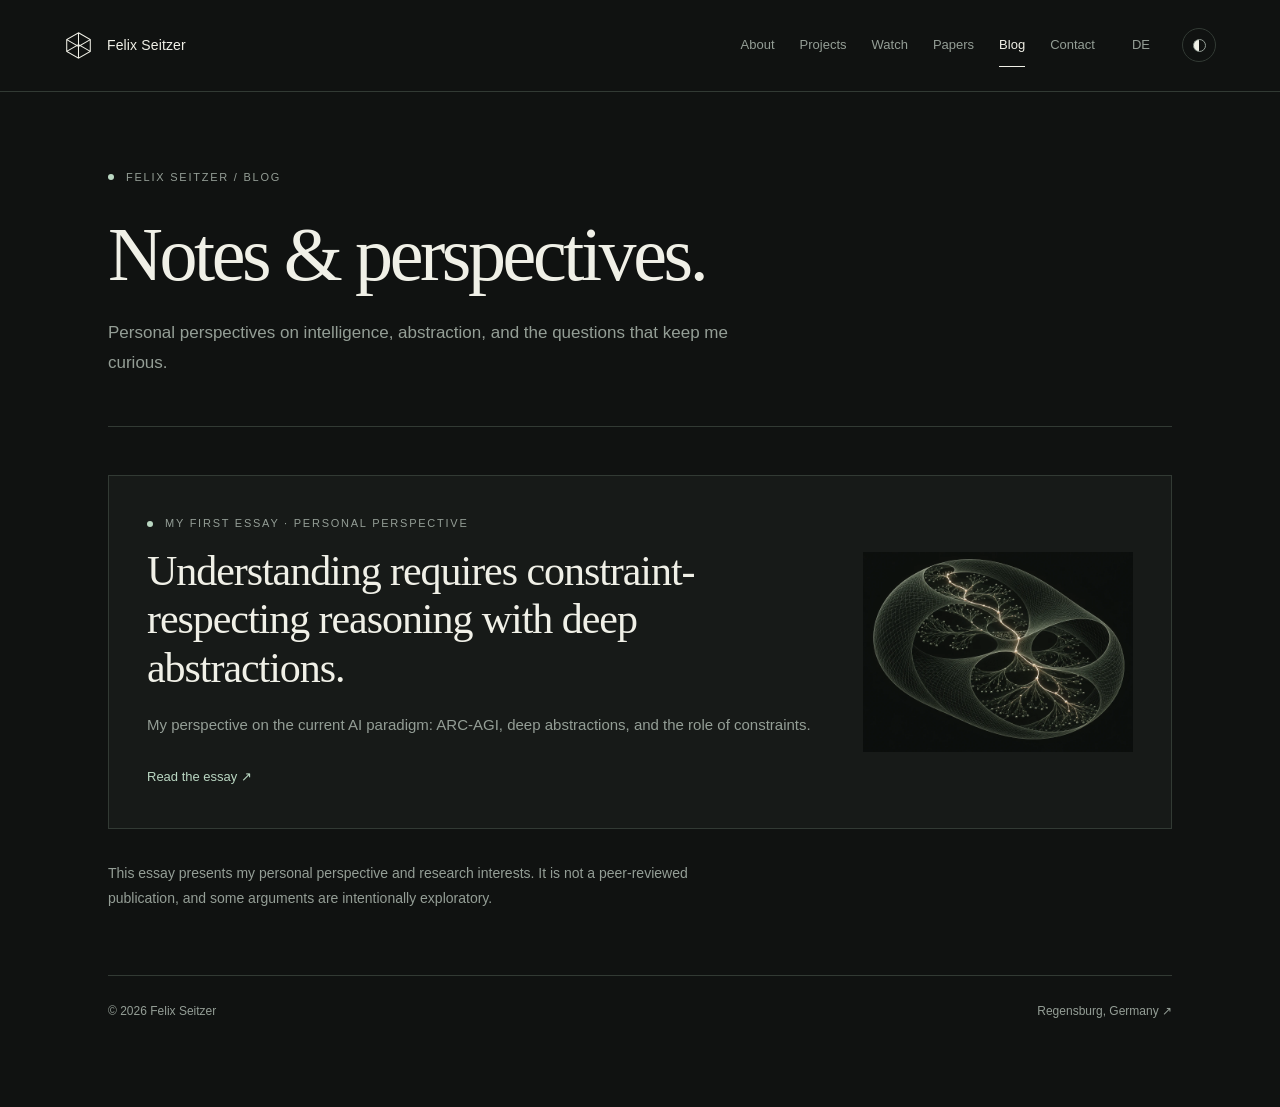
<file: blog.html>
<!DOCTYPE html>

<html lang="en">
<head>
<meta charset="utf-8"/>
<meta content="width=device-width, initial-scale=1" name="viewport"/>
<title>Felix Seitzer | Blog</title>
<meta content="Personal perspectives on intelligence, abstraction, and the questions that keep me curious." name="description"/>
<meta content="#0b0d10" name="theme-color"/>
<link href="https://felix561.github.io/Felix_S/blog.html" rel="canonical"/>
<link href="images/personal-icon.svg" rel="icon" type="image/svg+xml"/>
<link href="images/personal-icon-32.png" rel="icon" sizes="32x32" type="image/png"/>
<link href="images/personal-touch-icon.png" rel="apple-touch-icon"/>
<meta content="website" property="og:type"/>
<meta content="Felix Seitzer" property="og:site_name"/>
<meta content="en_US" property="og:locale"/>
<meta content="Felix Seitzer | Blog" property="og:title"/>
<meta content="Personal perspectives on intelligence, abstraction, and the questions that keep me curious." property="og:description"/>
<meta content="https://felix561.github.io/Felix_S/blog.html" property="og:url"/>
<meta content="https://felix561.github.io/Felix_S/images/og-personal-v2.png" property="og:image"/>
<meta content="Felix Seitzer – Artificial intelligence, with sculptural wireframe geometry" property="og:image:alt"/>
<meta content="summary_large_image" name="twitter:card"/>
<meta content="Felix Seitzer | Blog" name="twitter:title"/>
<meta content="Personal perspectives on intelligence, abstraction, and the questions that keep me curious." name="twitter:description"/>
<meta content="https://felix561.github.io/Felix_S/images/og-personal-v2.png" name="twitter:image"/>
<link href="design.css" rel="stylesheet"/>
<script defer="" src="theme.js"></script>
</head>
<body class="collection-page">
<a class="skip-link" href="#main">Skip to content</a><nav aria-label="Main navigation" class="site-nav"><a class="brand" href="index.html"><svg aria-hidden="true" class="brand-mark" fill="none" stroke="currentColor" stroke-width="1.15" viewbox="0 0 32 32"><path d="M16 2 29 9.5v13L16 30 3 22.5v-13Z M3 9.5 16 17l13-7.5 M16 17v13 M16 2v15 M3 22.5l13-7.5 13 7.5"></path></svg><span class="brand-name">Felix Seitzer</span></a><ul class="nav-list"><li class=""><a href="index.html">About</a></li><li class=""><a href="projects.html">Projects</a></li><li class=""><a href="watchlist.html">Watch</a></li><li class=""><a href="reading-list.html">Papers</a></li><li class="active"><a aria-current="page" href="blog.html">Blog</a></li><li class=""><a href="contact.html">Contact</a></li><li class="lang-switch"><a aria-label="Deutsche Version" href="de/blog.html" lang="de">DE</a></li></ul><button aria-label="Toggle color theme" class="theme-toggle" onclick="toggleTheme(event)" type="button"><span class="toggle-track"></span></button></nav>
<main id="main"><header class="page-header"><p class="eyebrow">Felix Seitzer / Blog</p><h1>Notes &amp; perspectives.</h1><p>Personal perspectives on intelligence, abstraction, and the questions that keep me curious.</p></header><a class="essay-card" href="posts/understanding-and-deep-abstractions.html">
<div><div class="eyebrow">My first essay · Personal perspective</div>
<h2>Understanding requires constraint-respecting reasoning with deep abstractions.</h2>
<p>My perspective on the current AI paradigm: ARC-AGI, deep abstractions, and the role of constraints.</p>
<span class="read-link">Read the essay <span aria-hidden="true">↗</span></span></div>
<img alt="Branching abstractions inside a curved wireframe, with a highlighted path through its constraints" height="350" loading="lazy" src="images/positioning/epistemic-tree-cover.webp" width="500"/></a><p class="blog-note">This essay presents my personal perspective and research interests. It is not a peer-reviewed publication, and some arguments are intentionally exploratory.</p><footer class="site-footer"><span>© 2026 Felix Seitzer</span><span>Regensburg, Germany <span aria-hidden="true">↗</span></span></footer></main>
</body>
</html>
</file>
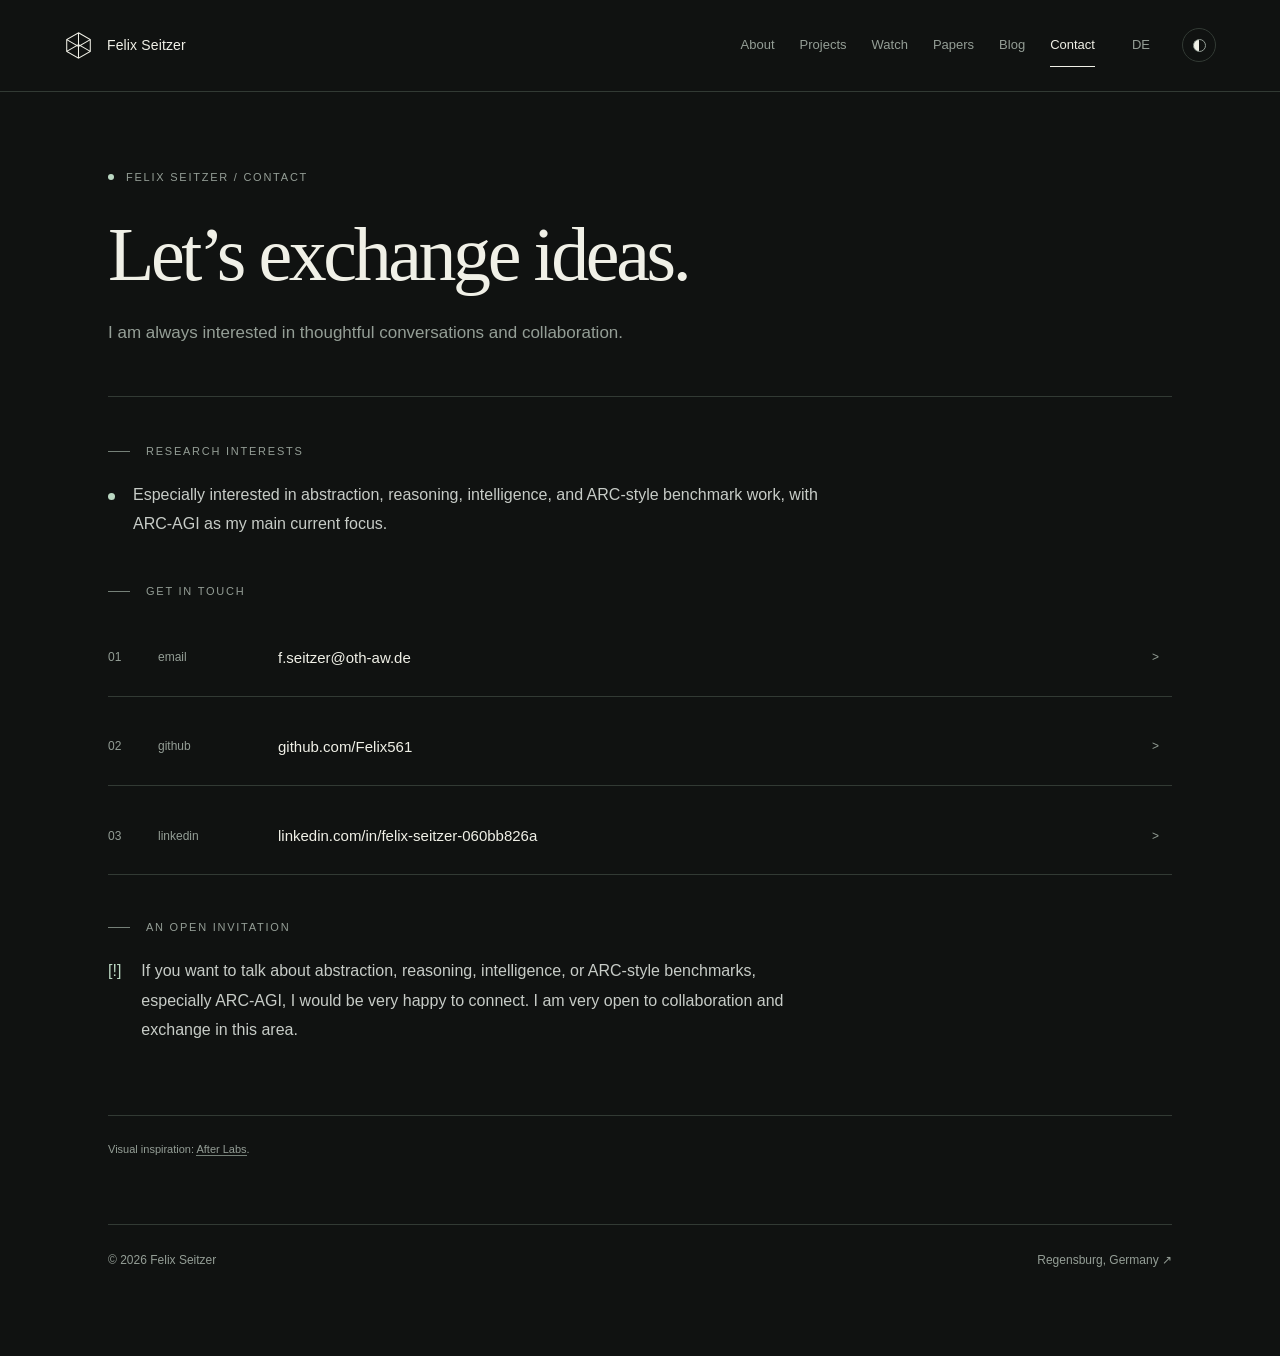
<file: contact.html>
<!DOCTYPE html>

<html lang="en">
<head>
<meta charset="utf-8"/>
<meta content="width=device-width, initial-scale=1" name="viewport"/>
<title>Felix Seitzer | Contact</title>
<meta content="Contact details for Felix Seitzer, including student email, GitHub, and LinkedIn." name="description"/>
<meta content="#0b0d10" name="theme-color"/>
<link href="https://felix561.github.io/Felix_S/contact.html" rel="canonical"/>
<link href="images/personal-icon.svg" rel="icon" type="image/svg+xml"/>
<link href="images/personal-icon-32.png" rel="icon" sizes="32x32" type="image/png"/>
<link href="images/personal-touch-icon.png" rel="apple-touch-icon"/>
<meta content="website" property="og:type"/>
<meta content="Felix Seitzer" property="og:site_name"/>
<meta content="en_US" property="og:locale"/>
<meta content="Felix Seitzer | Contact" property="og:title"/>
<meta content="Contact details for Felix Seitzer, including student email, GitHub, and LinkedIn." property="og:description"/>
<meta content="https://felix561.github.io/Felix_S/contact.html" property="og:url"/>
<meta content="https://felix561.github.io/Felix_S/images/og-personal-v2.png" property="og:image"/>
<meta content="Felix Seitzer – Artificial intelligence, with sculptural wireframe geometry" property="og:image:alt"/>
<meta content="summary_large_image" name="twitter:card"/>
<meta content="Felix Seitzer | Contact" name="twitter:title"/>
<meta content="Contact details for Felix Seitzer, including student email, GitHub, and LinkedIn." name="twitter:description"/>
<meta content="https://felix561.github.io/Felix_S/images/og-personal-v2.png" name="twitter:image"/>
<link href="design.css" rel="stylesheet"/>
<script defer="" src="theme.js"></script>
</head>
<body class="collection-page">
<a class="skip-link" href="#main">Skip to content</a><nav aria-label="Main navigation" class="site-nav"><a class="brand" href="index.html"><svg aria-hidden="true" class="brand-mark" fill="none" stroke="currentColor" stroke-width="1.15" viewbox="0 0 32 32"><path d="M16 2 29 9.5v13L16 30 3 22.5v-13Z M3 9.5 16 17l13-7.5 M16 17v13 M16 2v15 M3 22.5l13-7.5 13 7.5"></path></svg><span class="brand-name">Felix Seitzer</span></a><ul class="nav-list"><li class=""><a href="index.html">About</a></li><li class=""><a href="projects.html">Projects</a></li><li class=""><a href="watchlist.html">Watch</a></li><li class=""><a href="reading-list.html">Papers</a></li><li class=""><a href="blog.html">Blog</a></li><li class="active"><a aria-current="page" href="contact.html">Contact</a></li><li class="lang-switch"><a aria-label="Deutsche Version" href="de/contact.html" lang="de">DE</a></li></ul><button aria-label="Toggle color theme" class="theme-toggle" onclick="toggleTheme(event)" type="button"><span class="toggle-track"></span></button></nav>
<main id="main"><header class="page-header"><p class="eyebrow">Felix Seitzer / Contact</p><h1>Let’s exchange ideas.</h1><p>I am always interested in thoughtful conversations and collaboration.</p></header>

<section>
<h2 class="section-label">Research interests</h2>
<div class="block availability">
<span aria-hidden="true" class="availability-dot"></span>
<span>Especially interested in abstraction, reasoning, intelligence, and ARC-style benchmark work, with ARC-AGI as my main current focus.</span>
</div>
</section>
<section>
<h2 class="section-label">Get in touch</h2>
<div class="contact-table">
<a class="contact-row-item" href="mailto:f.seitzer@oth-aw.de">
<span class="cr-index">01</span>
<span class="cr-key">email</span>
<span class="cr-val">f.seitzer@oth-aw.de</span>
<span class="cr-arrow">&gt;</span>
</a>
<a class="contact-row-item" href="https://github.com/Felix561" rel="noreferrer" target="_blank">
<span class="cr-index">02</span>
<span class="cr-key">github</span>
<span class="cr-val">github.com/Felix561</span>
<span class="cr-arrow">&gt;</span>
</a>
<a class="contact-row-item" href="https://www.linkedin.com/in/felix-seitzer-060bb826a/" rel="noreferrer" target="_blank">
<span class="cr-index">03</span>
<span class="cr-key">linkedin</span>
<span class="cr-val">linkedin.com/in/felix-seitzer-060bb826a</span>
<span class="cr-arrow">&gt;</span>
</a>
</div>
</section>
<section>
<h2 class="section-label">An open invitation</h2>
<div class="block note-block">
<div class="note-icon">[!]</div>
<div class="note-text">
            If you want to talk about abstraction, reasoning, intelligence, or ARC-style benchmarks, especially ARC-AGI, I would be very happy to connect. I am very open to collaboration and exchange in this area.
          </div>
</div>
</section>
<div class="site-credit">Visual inspiration: <a href="https://afterlabs.ai/" rel="noreferrer" target="_blank">After Labs</a>.</div>
<div class="footer-spacer"></div>
<footer class="site-footer"><span>© 2026 Felix Seitzer</span><span>Regensburg, Germany <span aria-hidden="true">↗</span></span></footer></main>
</body>
</html>
</file>
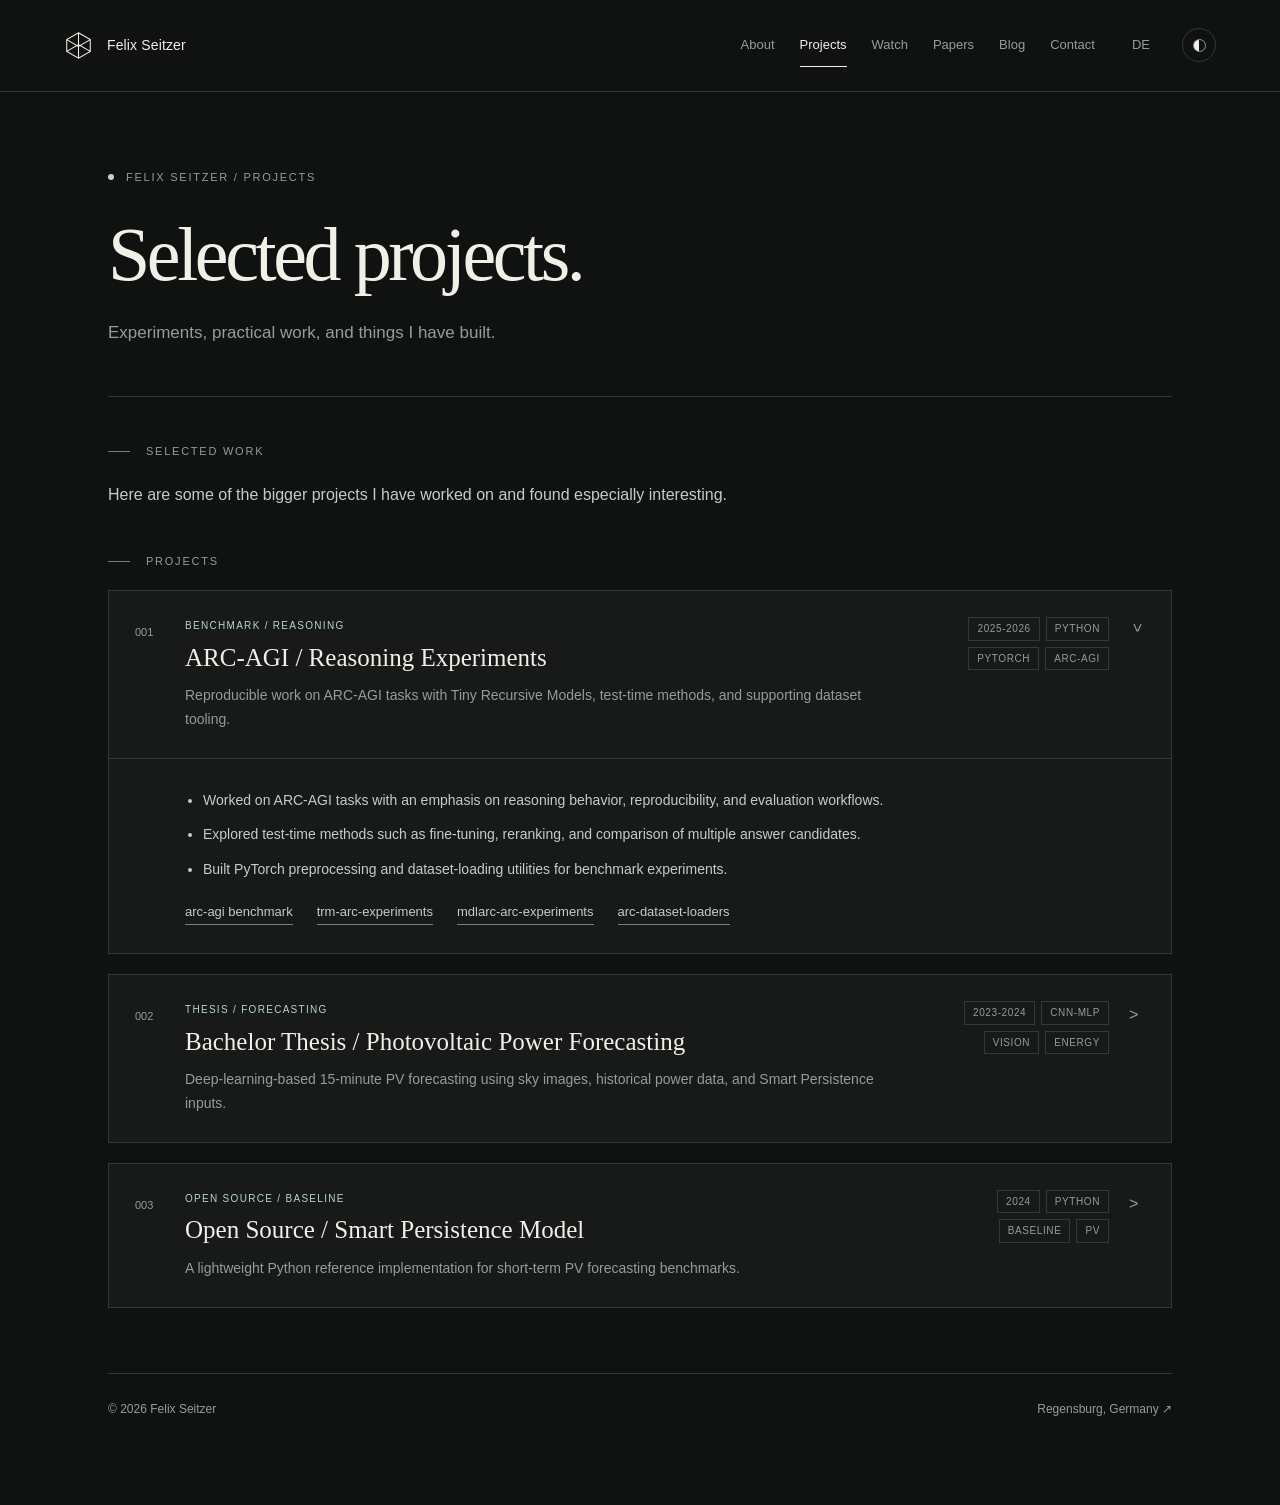
<file: projects.html>
<!DOCTYPE html>

<html lang="en">
<head>
<meta charset="utf-8"/>
<meta content="width=device-width, initial-scale=1" name="viewport"/>
<title>Felix Seitzer | Projects</title>
<meta content="Selected projects by Felix Seitzer covering ARC-AGI reasoning experiments, photovoltaic forecasting, and the Smart Persistence Model." name="description"/>
<meta content="#0b0d10" name="theme-color"/>
<link href="https://felix561.github.io/Felix_S/projects.html" rel="canonical"/>
<link href="images/personal-icon.svg" rel="icon" type="image/svg+xml"/>
<link href="images/personal-icon-32.png" rel="icon" sizes="32x32" type="image/png"/>
<link href="images/personal-touch-icon.png" rel="apple-touch-icon"/>
<meta content="website" property="og:type"/>
<meta content="Felix Seitzer" property="og:site_name"/>
<meta content="en_US" property="og:locale"/>
<meta content="Felix Seitzer | Projects" property="og:title"/>
<meta content="Selected projects by Felix Seitzer covering ARC-AGI reasoning experiments, photovoltaic forecasting, and the Smart Persistence Model." property="og:description"/>
<meta content="https://felix561.github.io/Felix_S/projects.html" property="og:url"/>
<meta content="https://felix561.github.io/Felix_S/images/og-personal-v2.png" property="og:image"/>
<meta content="Felix Seitzer – Artificial intelligence, with sculptural wireframe geometry" property="og:image:alt"/>
<meta content="summary_large_image" name="twitter:card"/>
<meta content="Felix Seitzer | Projects" name="twitter:title"/>
<meta content="Selected projects by Felix Seitzer covering ARC-AGI reasoning experiments, photovoltaic forecasting, and the Smart Persistence Model." name="twitter:description"/>
<meta content="https://felix561.github.io/Felix_S/images/og-personal-v2.png" name="twitter:image"/>
<link href="design.css" rel="stylesheet"/>
<script defer="" src="theme.js"></script>
</head>
<body class="collection-page">
<a class="skip-link" href="#main">Skip to content</a><nav aria-label="Main navigation" class="site-nav"><a class="brand" href="index.html"><svg aria-hidden="true" class="brand-mark" fill="none" stroke="currentColor" stroke-width="1.15" viewbox="0 0 32 32"><path d="M16 2 29 9.5v13L16 30 3 22.5v-13Z M3 9.5 16 17l13-7.5 M16 17v13 M16 2v15 M3 22.5l13-7.5 13 7.5"></path></svg><span class="brand-name">Felix Seitzer</span></a><ul class="nav-list"><li class=""><a href="index.html">About</a></li><li class="active"><a aria-current="page" href="projects.html">Projects</a></li><li class=""><a href="watchlist.html">Watch</a></li><li class=""><a href="reading-list.html">Papers</a></li><li class=""><a href="blog.html">Blog</a></li><li class=""><a href="contact.html">Contact</a></li><li class="lang-switch"><a aria-label="Deutsche Version" href="de/projects.html" lang="de">DE</a></li></ul><button aria-label="Toggle color theme" class="theme-toggle" onclick="toggleTheme(event)" type="button"><span class="toggle-track"></span></button></nav>
<main id="main"><header class="page-header"><p class="eyebrow">Felix Seitzer / Projects</p><h1>Selected projects.</h1><p>Experiments, practical work, and things I have built.</p></header>

<section>
<h2 class="section-label">Selected work</h2>
<div class="intro-block">
<p>
            Here are some of the bigger projects I have worked on and found especially interesting.
          </p>
</div>
</section>
<section>
<h2 class="section-label">Projects</h2>
<div class="entry-list">
<article class="entry" data-entry="" data-open="true">
<button aria-expanded="true" class="entry-header" data-entry-toggle="" type="button">
<div class="entry-index">001</div>
<div class="entry-title-group">
<div class="entry-meta">benchmark / reasoning</div>
<h2 class="entry-title">ARC-AGI / Reasoning Experiments</h2>
<p class="entry-summary">
                  Reproducible work on ARC-AGI tasks with Tiny Recursive Models, test-time methods, and supporting dataset tooling.
                </p>
</div>
<div class="entry-badges">
<span class="entry-badge year">2025-2026</span>
<span class="entry-badge">python</span>
<span class="entry-badge">pytorch</span>
<span class="entry-badge">arc-agi</span>
</div>
<div class="entry-chevron">&gt;</div>
</button>
<div class="entry-body">
<ul class="entry-points">
<li>Worked on ARC-AGI tasks with an emphasis on reasoning behavior, reproducibility, and evaluation workflows.</li>
<li>Explored test-time methods such as fine-tuning, reranking, and comparison of multiple answer candidates.</li>
<li>Built PyTorch preprocessing and dataset-loading utilities for benchmark experiments.</li>
</ul>
<div class="entry-links">
<a href="https://arcprize.org/arc-agi" rel="noreferrer" target="_blank">arc-agi benchmark</a>
<a href="https://github.com/Felix561/trm-arc-experiments" rel="noreferrer" target="_blank">trm-arc-experiments</a>
<a href="https://github.com/Felix561/mdlarc-arc-experiments" rel="noreferrer" target="_blank">mdlarc-arc-experiments</a>
<a href="https://github.com/Felix561/arc-dataset-loaders" rel="noreferrer" target="_blank">arc-dataset-loaders</a>
</div>
</div>
</article>
<article class="entry" data-entry="">
<button aria-expanded="false" class="entry-header" data-entry-toggle="" type="button">
<div class="entry-index">002</div>
<div class="entry-title-group">
<div class="entry-meta">thesis / forecasting</div>
<h2 class="entry-title">Bachelor Thesis / Photovoltaic Power Forecasting</h2>
<p class="entry-summary">
                  Deep-learning-based 15-minute PV forecasting using sky images, historical power data, and Smart Persistence inputs.
                </p>
</div>
<div class="entry-badges">
<span class="entry-badge year">2023-2024</span>
<span class="entry-badge">cnn-mlp</span>
<span class="entry-badge">vision</span>
<span class="entry-badge">energy</span>
</div>
<div class="entry-chevron">&gt;</div>
</button>
<div class="entry-body">
<ul class="entry-points">
<li>Developed a CNN-MLP pipeline for short-term PV power forecasting in 15-minute intervals.</li>
<li>Combined sky imagery, historical PV output, and structured Smart Persistence features as model inputs.</li>
<li>Built and evaluated a low-cost Raspberry Pi sky camera setup against benchmark baselines.</li>
</ul>
<div class="entry-links">
<a href="https://github.com/Felix561/Photovoltaic-power-forecasting-using-deep-learning" rel="noreferrer" target="_blank">pv-forecasting repository</a>
</div>
</div>
</article>
<article class="entry" data-entry="">
<button aria-expanded="false" class="entry-header" data-entry-toggle="" type="button">
<div class="entry-index">003</div>
<div class="entry-title-group">
<div class="entry-meta">open source / baseline</div>
<h2 class="entry-title">Open Source / Smart Persistence Model</h2>
<p class="entry-summary">
                  A lightweight Python reference implementation for short-term PV forecasting benchmarks.
                </p>
</div>
<div class="entry-badges">
<span class="entry-badge year">2024</span>
<span class="entry-badge">python</span>
<span class="entry-badge">baseline</span>
<span class="entry-badge">pv</span>
</div>
<div class="entry-chevron">&gt;</div>
</button>
<div class="entry-body">
<ul class="entry-points">
<li>Implemented a clean reference model for photovoltaic forecasting experiments.</li>
<li>Designed the repository to support comparability, reuse, and straightforward benchmarking.</li>
<li>Useful as a baseline alongside more complex learning-based forecasting pipelines.</li>
</ul>
<div class="entry-links">
<a href="https://github.com/Felix561/smart-persistence-model" rel="noreferrer" target="_blank">smart-persistence-model</a>
</div>
</div>
</article>
</div>
</section>
<div class="footer-spacer"></div>
<footer class="site-footer"><span>© 2026 Felix Seitzer</span><span>Regensburg, Germany <span aria-hidden="true">↗</span></span></footer></main>
</body>
</html>
</file>
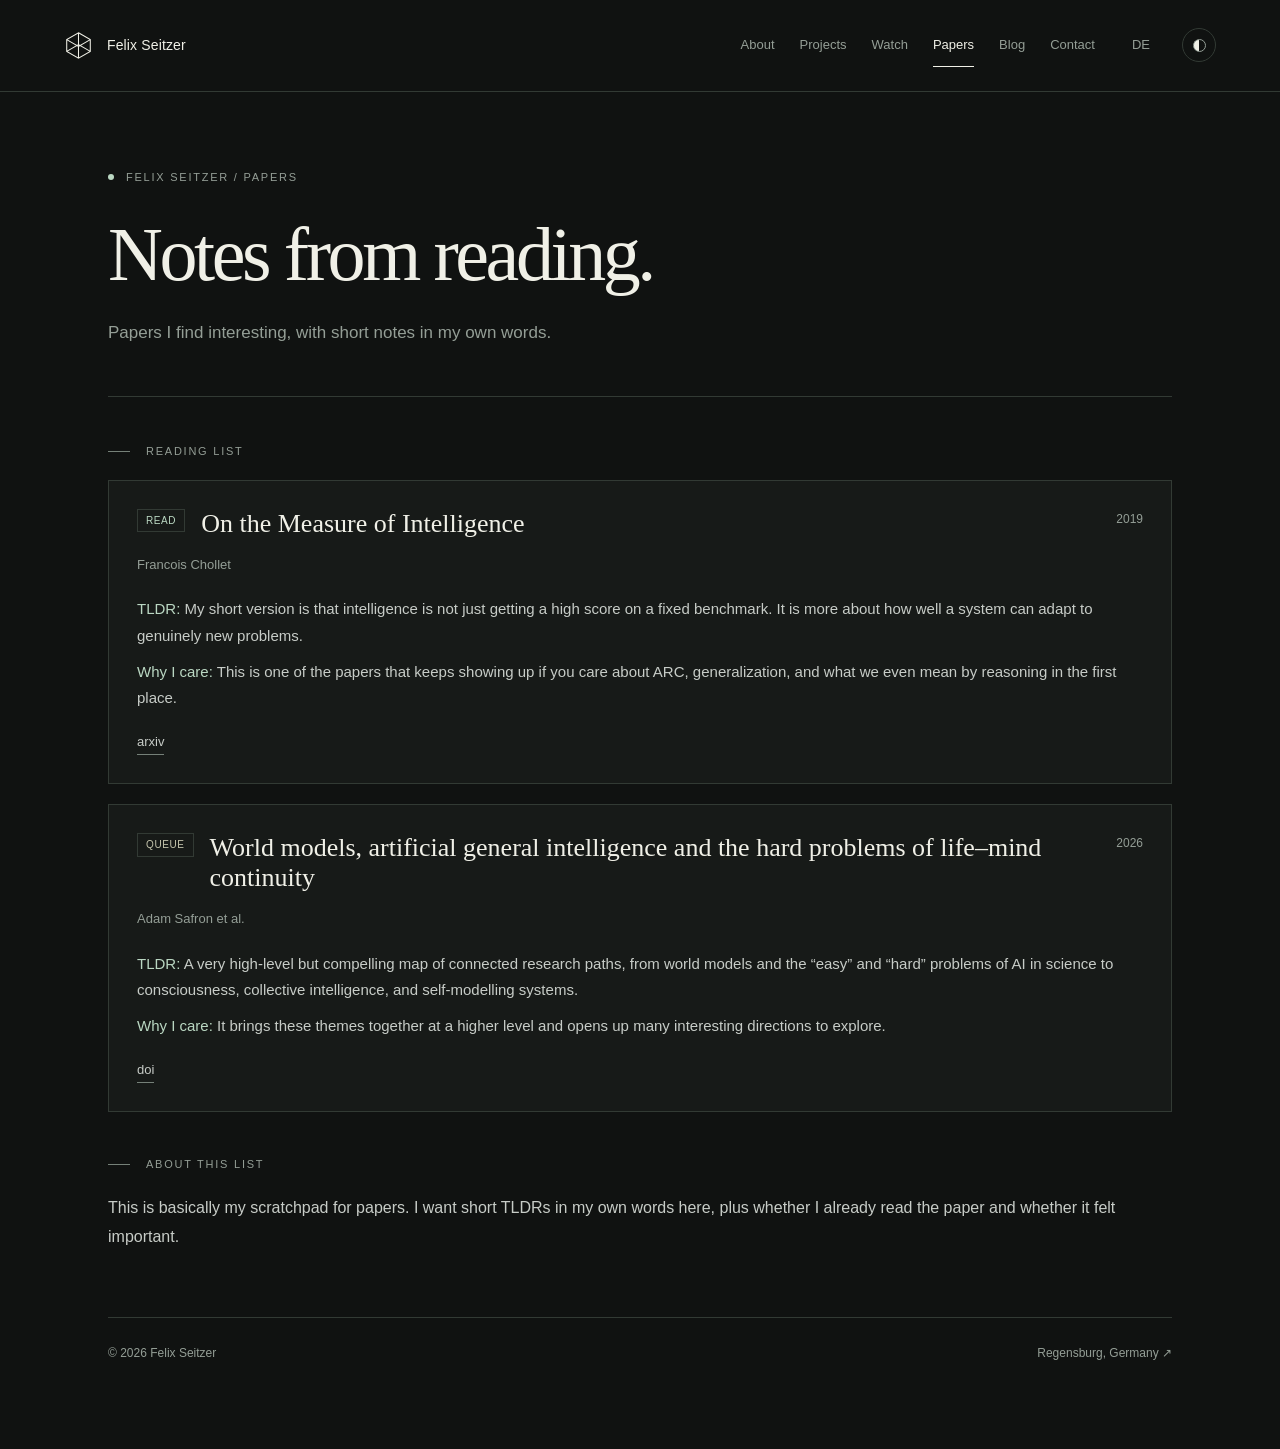
<file: reading-list.html>
<!DOCTYPE html>

<html lang="en">
<head>
<meta charset="utf-8"/>
<meta content="width=device-width, initial-scale=1" name="viewport"/>
<title>Felix Seitzer | Reading List</title>
<meta content="Paper reading list with read/queue status, TLDR notes, and interest level." name="description"/>
<meta content="#0b0d10" name="theme-color"/>
<link href="https://felix561.github.io/Felix_S/reading-list.html" rel="canonical"/>
<link href="images/personal-icon.svg" rel="icon" type="image/svg+xml"/>
<link href="images/personal-icon-32.png" rel="icon" sizes="32x32" type="image/png"/>
<link href="images/personal-touch-icon.png" rel="apple-touch-icon"/>
<meta content="website" property="og:type"/>
<meta content="Felix Seitzer" property="og:site_name"/>
<meta content="en_US" property="og:locale"/>
<meta content="Felix Seitzer | Reading List" property="og:title"/>
<meta content="Paper reading list with read/queue status, TLDR notes, and interest level." property="og:description"/>
<meta content="https://felix561.github.io/Felix_S/reading-list.html" property="og:url"/>
<meta content="https://felix561.github.io/Felix_S/images/og-personal-v2.png" property="og:image"/>
<meta content="Felix Seitzer – Artificial intelligence, with sculptural wireframe geometry" property="og:image:alt"/>
<meta content="summary_large_image" name="twitter:card"/>
<meta content="Felix Seitzer | Reading List" name="twitter:title"/>
<meta content="Paper reading list with read/queue status, TLDR notes, and interest level." name="twitter:description"/>
<meta content="https://felix561.github.io/Felix_S/images/og-personal-v2.png" name="twitter:image"/>
<link href="design.css" rel="stylesheet"/>
<script defer="" src="theme.js"></script>
</head>
<body class="collection-page">
<a class="skip-link" href="#main">Skip to content</a><nav aria-label="Main navigation" class="site-nav"><a class="brand" href="index.html"><svg aria-hidden="true" class="brand-mark" fill="none" stroke="currentColor" stroke-width="1.15" viewbox="0 0 32 32"><path d="M16 2 29 9.5v13L16 30 3 22.5v-13Z M3 9.5 16 17l13-7.5 M16 17v13 M16 2v15 M3 22.5l13-7.5 13 7.5"></path></svg><span class="brand-name">Felix Seitzer</span></a><ul class="nav-list"><li class=""><a href="index.html">About</a></li><li class=""><a href="projects.html">Projects</a></li><li class=""><a href="watchlist.html">Watch</a></li><li class="active"><a aria-current="page" href="reading-list.html">Papers</a></li><li class=""><a href="blog.html">Blog</a></li><li class=""><a href="contact.html">Contact</a></li><li class="lang-switch"><a aria-label="Deutsche Version" href="de/reading-list.html" lang="de">DE</a></li></ul><button aria-label="Toggle color theme" class="theme-toggle" onclick="toggleTheme(event)" type="button"><span class="toggle-track"></span></button></nav>
<main id="main"><header class="page-header"><p class="eyebrow">Felix Seitzer / Papers</p><h1>Notes from reading.</h1><p>Papers I find interesting, with short notes in my own words.</p></header>

<section>
<h2 class="section-label">Reading list</h2>
<div class="paper-list">
<article class="paper-item">
<div class="paper-head">
<span class="paper-status read">read</span>
<h2 class="paper-title">On the Measure of Intelligence</h2>
<span class="paper-year">2019</span>
</div>
<div class="paper-authors">Francois Chollet</div>
<p class="paper-tldr"><strong>TLDR:</strong> My short version is that intelligence is not just getting a high score on a fixed benchmark. It is more about how well a system can adapt to genuinely new problems.</p>
<p class="paper-interest"><strong>Why I care:</strong> This is one of the papers that keeps showing up if you care about ARC, generalization, and what we even mean by reasoning in the first place.</p>
<div class="paper-links">
<a href="https://arxiv.org/abs/1911.01547" rel="noreferrer" target="_blank">arxiv</a>
</div>
</article>
<article class="paper-item">
<div class="paper-head">
<span class="paper-status queue">queue</span>
<h2 class="paper-title">World models, artificial general intelligence and the hard problems of life–mind continuity</h2>
<span class="paper-year">2026</span>
</div>
<div class="paper-authors">Adam Safron et al.</div>
<p class="paper-tldr"><strong>TLDR:</strong> A very high-level but compelling map of connected research paths, from world models and the “easy” and “hard” problems of AI in science to consciousness, collective intelligence, and self-modelling systems.</p>
<p class="paper-interest"><strong>Why I care:</strong> It brings these themes together at a higher level and opens up many interesting directions to explore.</p>
<div class="paper-links">
<a href="https://doi.org/10.1098/rsta.2024.0533" rel="noreferrer" target="_blank">doi</a>
</div>
</article>
</div>
</section>
<section>
<h2 class="section-label">About this list</h2>
<div class="block">
<p>
            This is basically my scratchpad for papers. I want short TLDRs in my own words here, plus whether I already read the paper and whether it felt important.
          </p>
</div>
</section>
<div class="footer-spacer"></div>
<footer class="site-footer"><span>© 2026 Felix Seitzer</span><span>Regensburg, Germany <span aria-hidden="true">↗</span></span></footer></main>
</body>
</html>
</file>
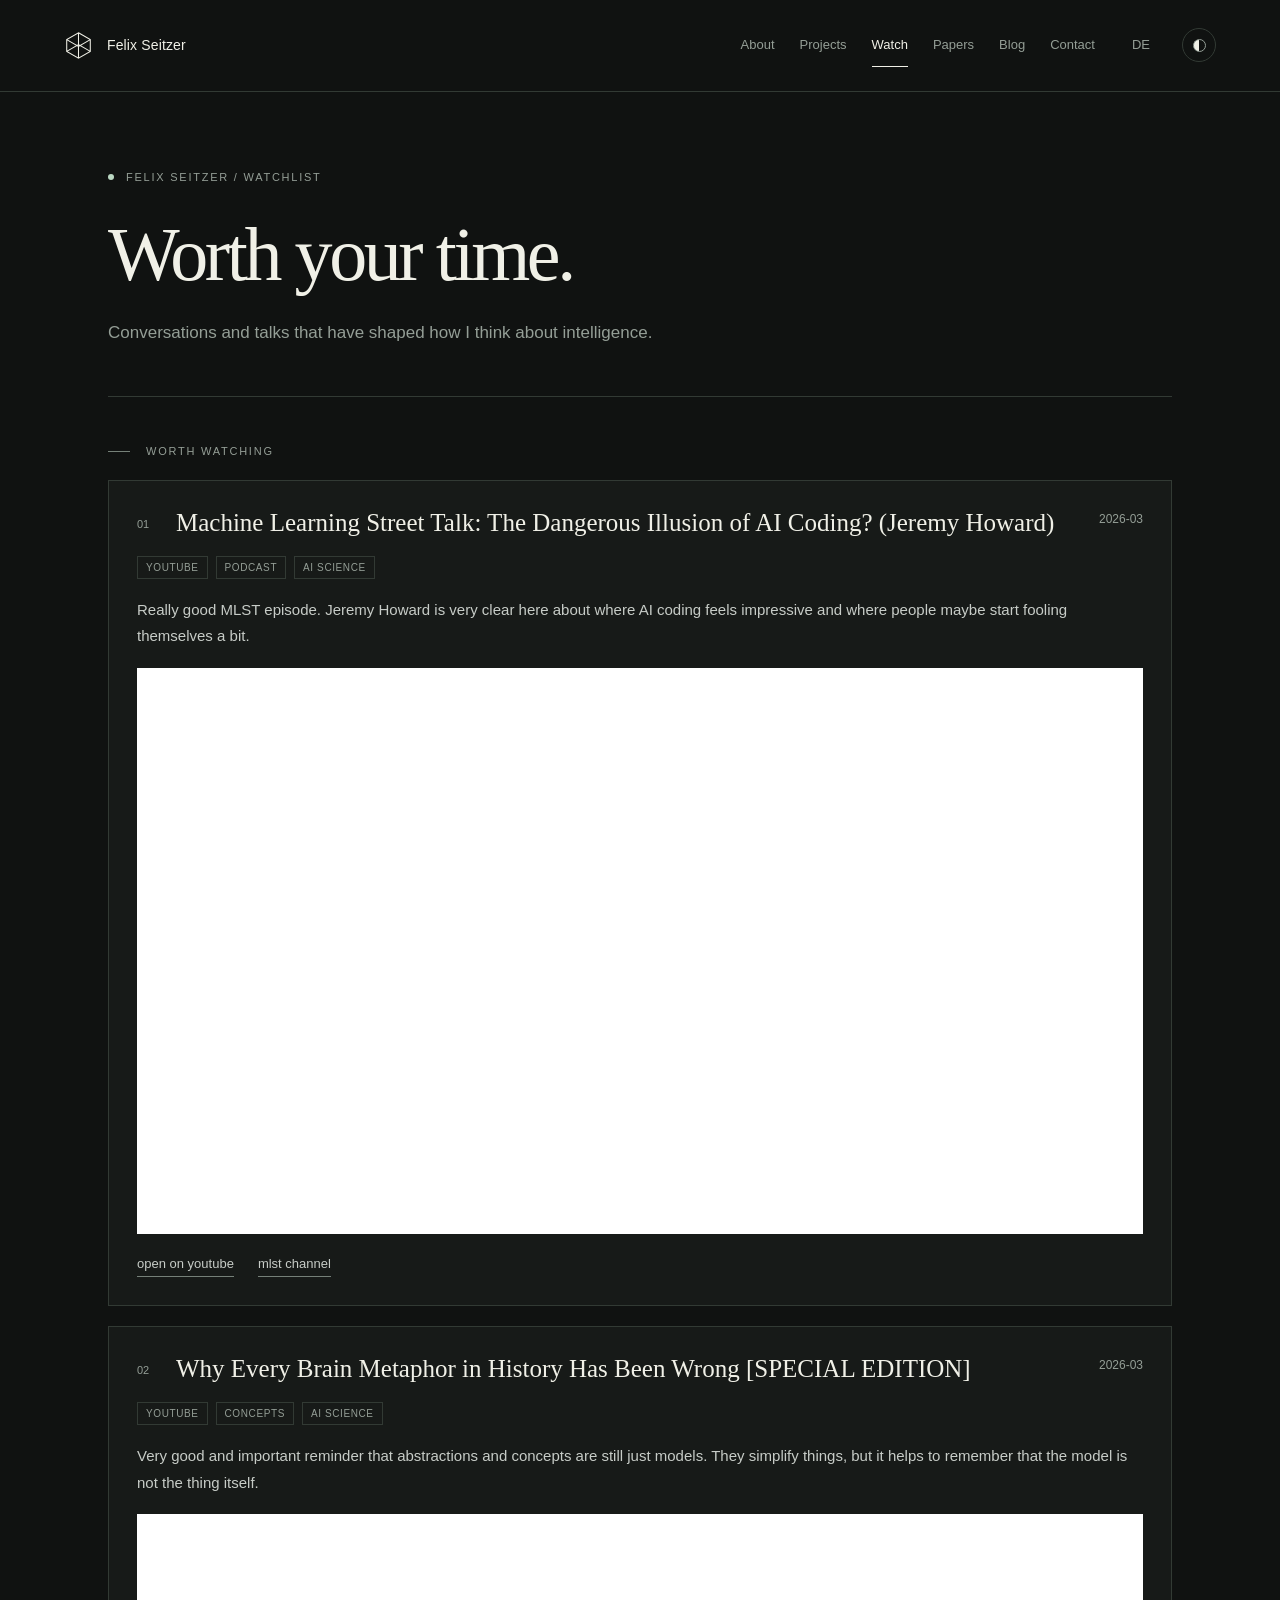
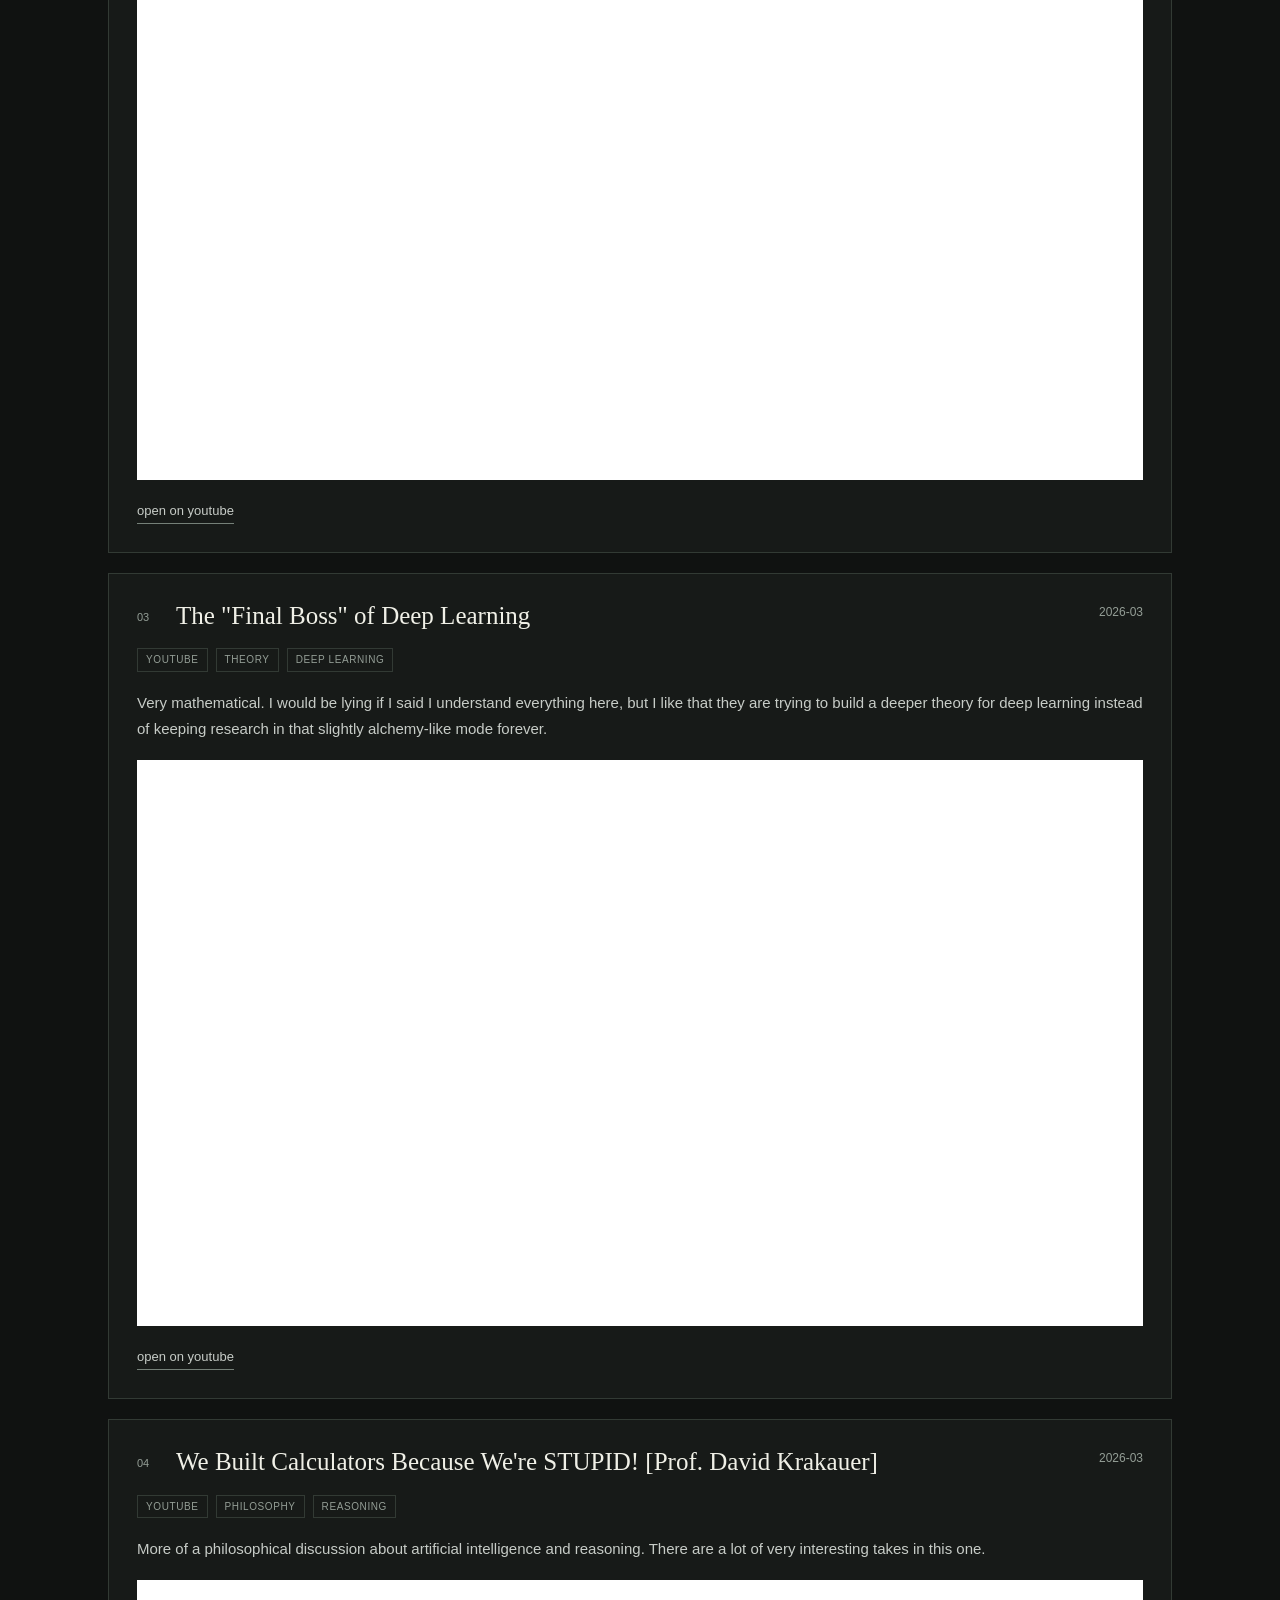
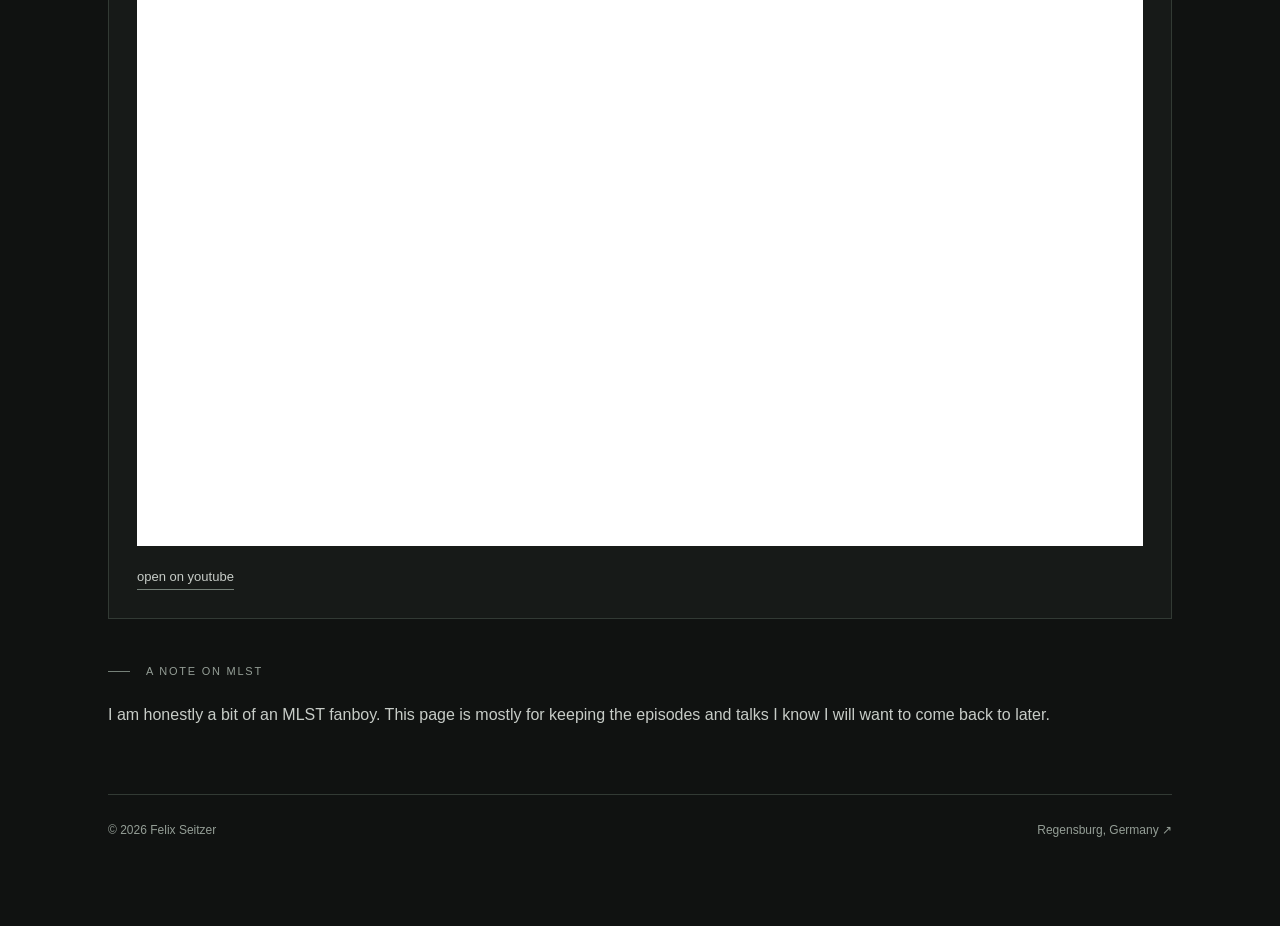
<file: watchlist.html>
<!DOCTYPE html>

<html lang="en">
<head>
<meta charset="utf-8"/>
<meta content="width=device-width, initial-scale=1" name="viewport"/>
<title>Felix Seitzer | Watchlist</title>
<meta content="Watchlist for AI podcasts and long-form videos, including Machine Learning Street Talk." name="description"/>
<meta content="#0b0d10" name="theme-color"/>
<link href="https://felix561.github.io/Felix_S/watchlist.html" rel="canonical"/>
<link href="images/personal-icon.svg" rel="icon" type="image/svg+xml"/>
<link href="images/personal-icon-32.png" rel="icon" sizes="32x32" type="image/png"/>
<link href="images/personal-touch-icon.png" rel="apple-touch-icon"/>
<meta content="website" property="og:type"/>
<meta content="Felix Seitzer" property="og:site_name"/>
<meta content="en_US" property="og:locale"/>
<meta content="Felix Seitzer | Watchlist" property="og:title"/>
<meta content="Watchlist for AI podcasts and long-form videos, including Machine Learning Street Talk." property="og:description"/>
<meta content="https://felix561.github.io/Felix_S/watchlist.html" property="og:url"/>
<meta content="https://felix561.github.io/Felix_S/images/og-personal-v2.png" property="og:image"/>
<meta content="Felix Seitzer – Artificial intelligence, with sculptural wireframe geometry" property="og:image:alt"/>
<meta content="summary_large_image" name="twitter:card"/>
<meta content="Felix Seitzer | Watchlist" name="twitter:title"/>
<meta content="Watchlist for AI podcasts and long-form videos, including Machine Learning Street Talk." name="twitter:description"/>
<meta content="https://felix561.github.io/Felix_S/images/og-personal-v2.png" name="twitter:image"/>
<link href="design.css" rel="stylesheet"/>
<script defer="" src="theme.js"></script>
</head>
<body class="collection-page">
<a class="skip-link" href="#main">Skip to content</a><nav aria-label="Main navigation" class="site-nav"><a class="brand" href="index.html"><svg aria-hidden="true" class="brand-mark" fill="none" stroke="currentColor" stroke-width="1.15" viewbox="0 0 32 32"><path d="M16 2 29 9.5v13L16 30 3 22.5v-13Z M3 9.5 16 17l13-7.5 M16 17v13 M16 2v15 M3 22.5l13-7.5 13 7.5"></path></svg><span class="brand-name">Felix Seitzer</span></a><ul class="nav-list"><li class=""><a href="index.html">About</a></li><li class=""><a href="projects.html">Projects</a></li><li class="active"><a aria-current="page" href="watchlist.html">Watch</a></li><li class=""><a href="reading-list.html">Papers</a></li><li class=""><a href="blog.html">Blog</a></li><li class=""><a href="contact.html">Contact</a></li><li class="lang-switch"><a aria-label="Deutsche Version" href="de/watchlist.html" lang="de">DE</a></li></ul><button aria-label="Toggle color theme" class="theme-toggle" onclick="toggleTheme(event)" type="button"><span class="toggle-track"></span></button></nav>
<main id="main"><header class="page-header"><p class="eyebrow">Felix Seitzer / Watchlist</p><h1>Worth your time.</h1><p>Conversations and talks that have shaped how I think about intelligence.</p></header>

<section>
<h2 class="section-label">Worth watching</h2>
<div class="watch-list">
<article class="watch-card">
<div class="watch-head">
<div class="watch-index">01</div>
<h2 class="watch-title">Machine Learning Street Talk: The Dangerous Illusion of AI Coding? (Jeremy Howard)</h2>
<div class="watch-date">2026-03</div>
</div>
<div class="watch-meta">
<span class="watch-tag">youtube</span>
<span class="watch-tag">podcast</span>
<span class="watch-tag">ai science</span>
</div>
<p class="watch-note">
              Really good MLST episode. Jeremy Howard is very clear here about where AI coding feels impressive and where people maybe start fooling themselves a bit.
            </p>
<div class="video-shell">
<div class="video-frame">
<iframe allow="accelerometer; autoplay; clipboard-write; encrypted-media; gyroscope; picture-in-picture; web-share" allowfullscreen="" loading="lazy" src="https://www.youtube.com/embed/dHBEQ-Ryo24" title="Machine Learning Street Talk - The Dangerous Illusion of AI Coding? Jeremy Howard"></iframe>
</div>
</div>
<div class="watch-links">
<a href="https://www.youtube.com/watch?v=dHBEQ-Ryo24" rel="noreferrer" target="_blank">open on youtube</a>
<a href="https://www.youtube.com/@MachineLearningStreetTalk" rel="noreferrer" target="_blank">mlst channel</a>
</div>
</article>
<article class="watch-card">
<div class="watch-head">
<div class="watch-index">02</div>
<h2 class="watch-title">Why Every Brain Metaphor in History Has Been Wrong [SPECIAL EDITION]</h2>
<div class="watch-date">2026-03</div>
</div>
<div class="watch-meta">
<span class="watch-tag">youtube</span>
<span class="watch-tag">concepts</span>
<span class="watch-tag">ai science</span>
</div>
<p class="watch-note">
              Very good and important reminder that abstractions and concepts are still just models. They simplify things, but it helps to remember that the model is not the thing itself.
            </p>
<div class="video-shell">
<div class="video-frame">
<iframe allow="accelerometer; autoplay; clipboard-write; encrypted-media; gyroscope; picture-in-picture; web-share" allowfullscreen="" loading="lazy" src="https://www.youtube.com/embed/pO0WZsN8Oiw" title="Why Every Brain Metaphor in History Has Been Wrong"></iframe>
</div>
</div>
<div class="watch-links">
<a href="https://www.youtube.com/watch?v=pO0WZsN8Oiw" rel="noreferrer" target="_blank">open on youtube</a>
</div>
</article>
<article class="watch-card">
<div class="watch-head">
<div class="watch-index">03</div>
<h2 class="watch-title">The "Final Boss" of Deep Learning</h2>
<div class="watch-date">2026-03</div>
</div>
<div class="watch-meta">
<span class="watch-tag">youtube</span>
<span class="watch-tag">theory</span>
<span class="watch-tag">deep learning</span>
</div>
<p class="watch-note">
              Very mathematical. I would be lying if I said I understand everything here, but I like that they are trying to build a deeper theory for deep learning instead of keeping research in that slightly alchemy-like mode forever.
            </p>
<div class="video-shell">
<div class="video-frame">
<iframe allow="accelerometer; autoplay; clipboard-write; encrypted-media; gyroscope; picture-in-picture; web-share" allowfullscreen="" loading="lazy" src="https://www.youtube.com/embed/AWqvBdqCAAE" title="The Final Boss of Deep Learning"></iframe>
</div>
</div>
<div class="watch-links">
<a href="https://www.youtube.com/watch?v=AWqvBdqCAAE" rel="noreferrer" target="_blank">open on youtube</a>
</div>
</article>
<article class="watch-card">
<div class="watch-head">
<div class="watch-index">04</div>
<h2 class="watch-title">We Built Calculators Because We're STUPID! [Prof. David Krakauer]</h2>
<div class="watch-date">2026-03</div>
</div>
<div class="watch-meta">
<span class="watch-tag">youtube</span>
<span class="watch-tag">philosophy</span>
<span class="watch-tag">reasoning</span>
</div>
<p class="watch-note">
              More of a philosophical discussion about artificial intelligence and reasoning. There are a lot of very interesting takes in this one.
            </p>
<div class="video-shell">
<div class="video-frame">
<iframe allow="accelerometer; autoplay; clipboard-write; encrypted-media; gyroscope; picture-in-picture; web-share" allowfullscreen="" loading="lazy" src="https://www.youtube.com/embed/dY46YsGWMIc" title="We Built Calculators Because We're STUPID"></iframe>
</div>
</div>
<div class="watch-links">
<a href="https://www.youtube.com/watch?v=dY46YsGWMIc" rel="noreferrer" target="_blank">open on youtube</a>
</div>
</article>
</div>
</section>
<section>
<h2 class="section-label">A note on MLST</h2>
<div class="block">
<p>
            I am honestly a bit of an MLST fanboy. This page is mostly for keeping the episodes and talks I know I will want to come back to later.
          </p>
</div>
</section>
<div class="footer-spacer"></div>
<footer class="site-footer"><span>© 2026 Felix Seitzer</span><span>Regensburg, Germany <span aria-hidden="true">↗</span></span></footer></main>
</body>
</html>
</file>
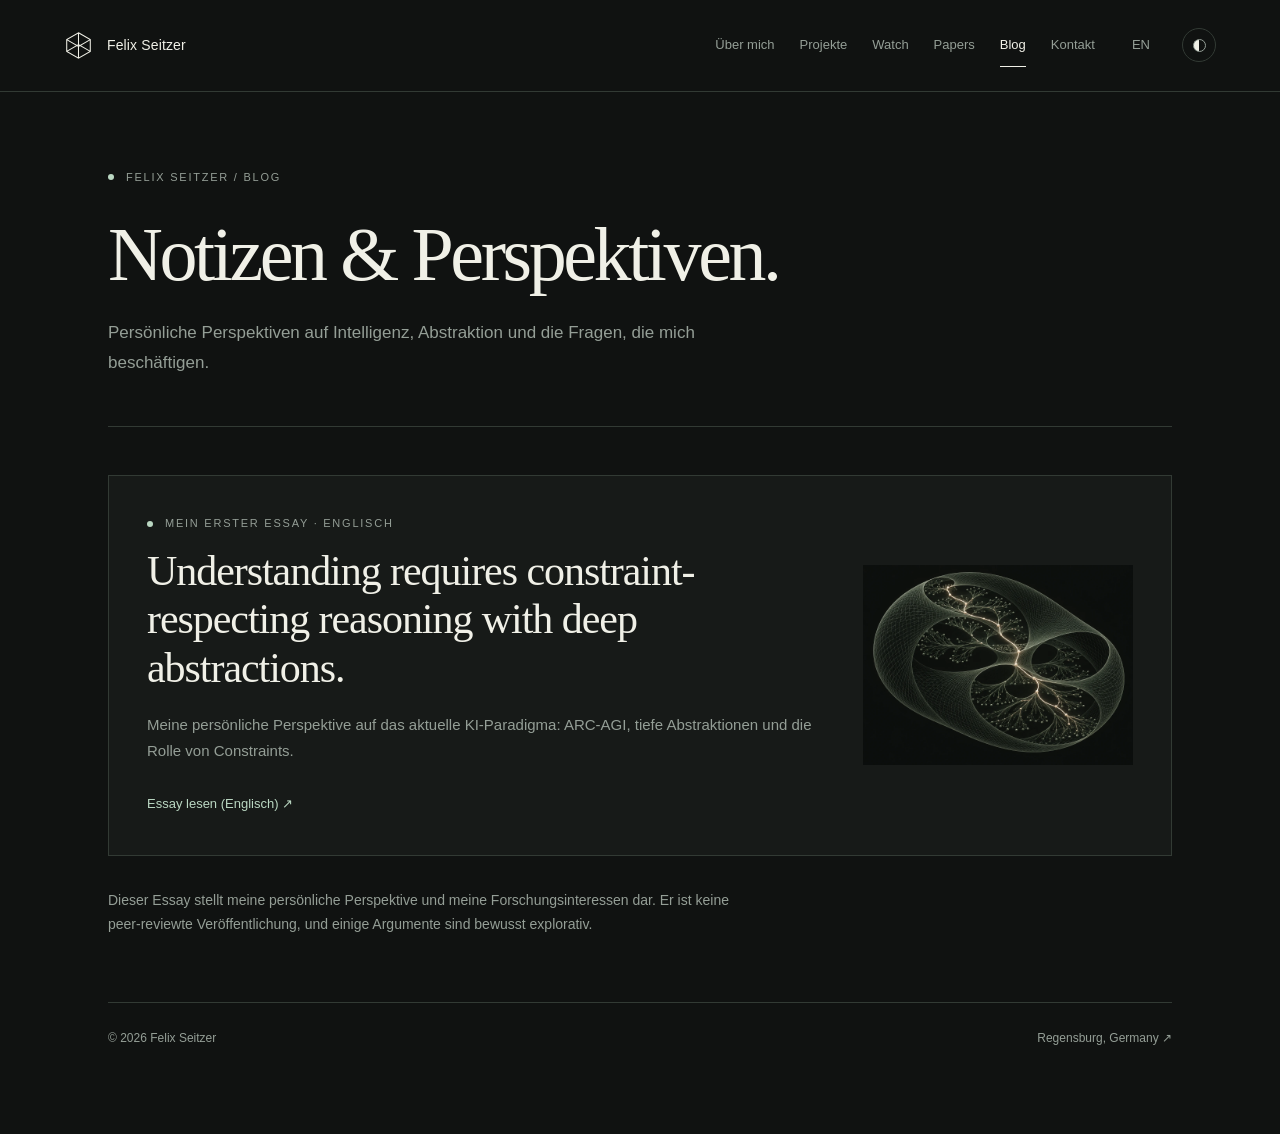
<file: de/blog.html>
<!DOCTYPE html>

<html lang="de">
<head>
<meta charset="utf-8"/>
<meta content="width=device-width, initial-scale=1" name="viewport"/>
<title>Felix Seitzer | Blog</title>
<meta content="Persönliche Perspektiven auf Intelligenz, Abstraktion und die Fragen, die mich beschäftigen." name="description"/>
<meta content="#0b0d10" name="theme-color"/>
<link href="https://felix561.github.io/Felix_S/de/blog.html" rel="canonical"/>
<link href="../images/personal-icon.svg" rel="icon" type="image/svg+xml"/>
<link href="../images/personal-icon-32.png" rel="icon" sizes="32x32" type="image/png"/>
<link href="../images/personal-touch-icon.png" rel="apple-touch-icon"/>
<meta content="website" property="og:type"/>
<meta content="Felix Seitzer" property="og:site_name"/>
<meta content="de_DE" property="og:locale"/>
<meta content="Felix Seitzer | Blog" property="og:title"/>
<meta content="Persönliche Perspektiven auf Intelligenz, Abstraktion und die Fragen, die mich beschäftigen." property="og:description"/>
<meta content="https://felix561.github.io/Felix_S/de/blog.html" property="og:url"/>
<meta content="https://felix561.github.io/Felix_S/images/og-personal-v2.png" property="og:image"/>
<meta content="Felix Seitzer – Künstliche Intelligenz, mit geometrischen Drahtgitterformen" property="og:image:alt"/>
<meta content="summary_large_image" name="twitter:card"/>
<meta content="Felix Seitzer | Blog" name="twitter:title"/>
<meta content="Persönliche Perspektiven auf Intelligenz, Abstraktion und die Fragen, die mich beschäftigen." name="twitter:description"/>
<meta content="https://felix561.github.io/Felix_S/images/og-personal-v2.png" name="twitter:image"/>
<link href="../design.css" rel="stylesheet"/>
<script defer="" src="../theme.js"></script>
</head>
<body class="collection-page">
<a class="skip-link" href="#main">Zum Inhalt</a><nav aria-label="Hauptnavigation" class="site-nav"><a class="brand" href="index.html"><svg aria-hidden="true" class="brand-mark" fill="none" stroke="currentColor" stroke-width="1.15" viewbox="0 0 32 32"><path d="M16 2 29 9.5v13L16 30 3 22.5v-13Z M3 9.5 16 17l13-7.5 M16 17v13 M16 2v15 M3 22.5l13-7.5 13 7.5"></path></svg><span class="brand-name">Felix Seitzer</span></a><ul class="nav-list"><li class=""><a href="index.html">Über mich</a></li><li class=""><a href="projects.html">Projekte</a></li><li class=""><a href="watchlist.html">Watch</a></li><li class=""><a href="reading-list.html">Papers</a></li><li class="active"><a aria-current="page" href="blog.html">Blog</a></li><li class=""><a href="contact.html">Kontakt</a></li><li class="lang-switch"><a aria-label="English version" href="../blog.html" lang="en">EN</a></li></ul><button aria-label="Farbschema wechseln" class="theme-toggle" onclick="toggleTheme(event)" type="button"><span class="toggle-track"></span></button></nav>
<main id="main"><header class="page-header"><p class="eyebrow">Felix Seitzer / Blog</p><h1>Notizen &amp; Perspektiven.</h1><p>Persönliche Perspektiven auf Intelligenz, Abstraktion und die Fragen, die mich beschäftigen.</p></header><a class="essay-card" href="../posts/understanding-and-deep-abstractions.html">
<div><div class="eyebrow">Mein erster Essay · Englisch</div>
<h2>Understanding requires constraint-respecting reasoning with deep abstractions.</h2>
<p>Meine persönliche Perspektive auf das aktuelle KI-Paradigma: ARC-AGI, tiefe Abstraktionen und die Rolle von Constraints.</p>
<span class="read-link">Essay lesen (Englisch) <span aria-hidden="true">↗</span></span></div>
<img alt="Branching abstractions inside a curved wireframe, with a highlighted path through its constraints" height="350" loading="lazy" src="../images/positioning/epistemic-tree-cover.webp" width="500"/></a><p class="blog-note">Dieser Essay stellt meine persönliche Perspektive und meine Forschungsinteressen dar. Er ist keine peer-reviewte Veröffentlichung, und einige Argumente sind bewusst explorativ.</p><footer class="site-footer"><span>© 2026 Felix Seitzer</span><span>Regensburg, Germany <span aria-hidden="true">↗</span></span></footer></main>
</body>
</html>
</file>
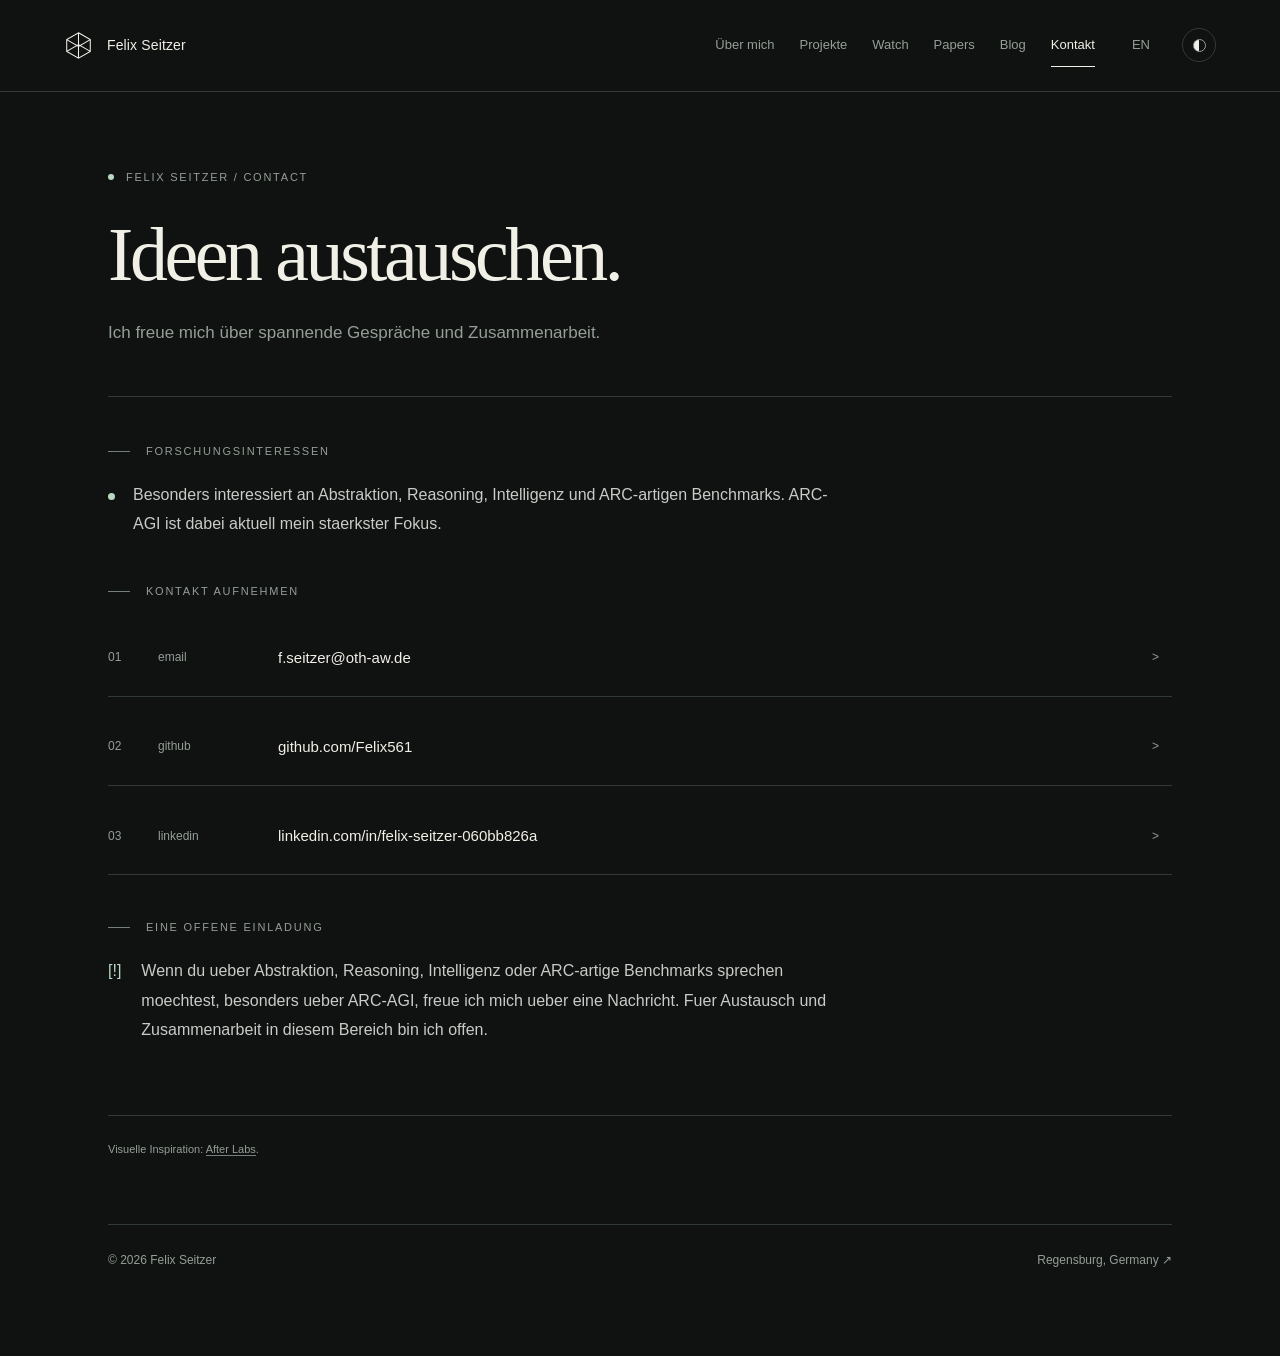
<file: de/contact.html>
<!DOCTYPE html>

<html lang="de">
<head>
<meta charset="utf-8"/>
<meta content="width=device-width, initial-scale=1" name="viewport"/>
<title>Felix Seitzer | Kontakt</title>
<meta content="Kontaktseite von Felix Seitzer mit Hochschul-E-Mail, GitHub und LinkedIn." name="description"/>
<meta content="#0b0d10" name="theme-color"/>
<link href="https://felix561.github.io/Felix_S/de/contact.html" rel="canonical"/>
<link href="../images/personal-icon.svg" rel="icon" type="image/svg+xml"/>
<link href="../images/personal-icon-32.png" rel="icon" sizes="32x32" type="image/png"/>
<link href="../images/personal-touch-icon.png" rel="apple-touch-icon"/>
<meta content="website" property="og:type"/>
<meta content="Felix Seitzer" property="og:site_name"/>
<meta content="de_DE" property="og:locale"/>
<meta content="Felix Seitzer | Kontakt" property="og:title"/>
<meta content="Kontaktseite von Felix Seitzer mit Hochschul-E-Mail, GitHub und LinkedIn." property="og:description"/>
<meta content="https://felix561.github.io/Felix_S/de/contact.html" property="og:url"/>
<meta content="https://felix561.github.io/Felix_S/images/og-personal-v2.png" property="og:image"/>
<meta content="Felix Seitzer – Künstliche Intelligenz, mit geometrischen Drahtgitterformen" property="og:image:alt"/>
<meta content="summary_large_image" name="twitter:card"/>
<meta content="Felix Seitzer | Kontakt" name="twitter:title"/>
<meta content="Kontaktseite von Felix Seitzer mit Hochschul-E-Mail, GitHub und LinkedIn." name="twitter:description"/>
<meta content="https://felix561.github.io/Felix_S/images/og-personal-v2.png" name="twitter:image"/>
<link href="../design.css" rel="stylesheet"/>
<script defer="" src="../theme.js"></script>
</head>
<body class="collection-page">
<a class="skip-link" href="#main">Zum Inhalt</a><nav aria-label="Hauptnavigation" class="site-nav"><a class="brand" href="index.html"><svg aria-hidden="true" class="brand-mark" fill="none" stroke="currentColor" stroke-width="1.15" viewbox="0 0 32 32"><path d="M16 2 29 9.5v13L16 30 3 22.5v-13Z M3 9.5 16 17l13-7.5 M16 17v13 M16 2v15 M3 22.5l13-7.5 13 7.5"></path></svg><span class="brand-name">Felix Seitzer</span></a><ul class="nav-list"><li class=""><a href="index.html">Über mich</a></li><li class=""><a href="projects.html">Projekte</a></li><li class=""><a href="watchlist.html">Watch</a></li><li class=""><a href="reading-list.html">Papers</a></li><li class=""><a href="blog.html">Blog</a></li><li class="active"><a aria-current="page" href="contact.html">Kontakt</a></li><li class="lang-switch"><a aria-label="English version" href="../contact.html" lang="en">EN</a></li></ul><button aria-label="Farbschema wechseln" class="theme-toggle" onclick="toggleTheme(event)" type="button"><span class="toggle-track"></span></button></nav>
<main id="main"><header class="page-header"><p class="eyebrow">Felix Seitzer / Contact</p><h1>Ideen austauschen.</h1><p>Ich freue mich über spannende Gespräche und Zusammenarbeit.</p></header>

<section>
<h2 class="section-label">Forschungsinteressen</h2>
<div class="block availability">
<span aria-hidden="true" class="availability-dot"></span>
<span>Besonders interessiert an Abstraktion, Reasoning, Intelligenz und ARC-artigen Benchmarks. ARC-AGI ist dabei aktuell mein staerkster Fokus.</span>
</div>
</section>
<section>
<h2 class="section-label">Kontakt aufnehmen</h2>
<div class="contact-table">
<a class="contact-row-item" href="mailto:f.seitzer@oth-aw.de">
<span class="cr-index">01</span>
<span class="cr-key">email</span>
<span class="cr-val">f.seitzer@oth-aw.de</span>
<span class="cr-arrow">&gt;</span>
</a>
<a class="contact-row-item" href="https://github.com/Felix561" rel="noreferrer" target="_blank">
<span class="cr-index">02</span>
<span class="cr-key">github</span>
<span class="cr-val">github.com/Felix561</span>
<span class="cr-arrow">&gt;</span>
</a>
<a class="contact-row-item" href="https://www.linkedin.com/in/felix-seitzer-060bb826a/" rel="noreferrer" target="_blank">
<span class="cr-index">03</span>
<span class="cr-key">linkedin</span>
<span class="cr-val">linkedin.com/in/felix-seitzer-060bb826a</span>
<span class="cr-arrow">&gt;</span>
</a>
</div>
</section>
<section>
<h2 class="section-label">Eine offene Einladung</h2>
<div class="block note-block">
<div class="note-icon">[!]</div>
<div class="note-text">
            Wenn du ueber Abstraktion, Reasoning, Intelligenz oder ARC-artige Benchmarks sprechen moechtest, besonders ueber ARC-AGI, freue ich mich ueber eine Nachricht. Fuer Austausch und Zusammenarbeit in diesem Bereich bin ich offen.
          </div>
</div>
</section>
<div class="site-credit">Visuelle Inspiration: <a href="https://afterlabs.ai/" rel="noreferrer" target="_blank">After Labs</a>.</div>
<div class="footer-spacer"></div>
<footer class="site-footer"><span>© 2026 Felix Seitzer</span><span>Regensburg, Germany <span aria-hidden="true">↗</span></span></footer></main>
</body>
</html>
</file>
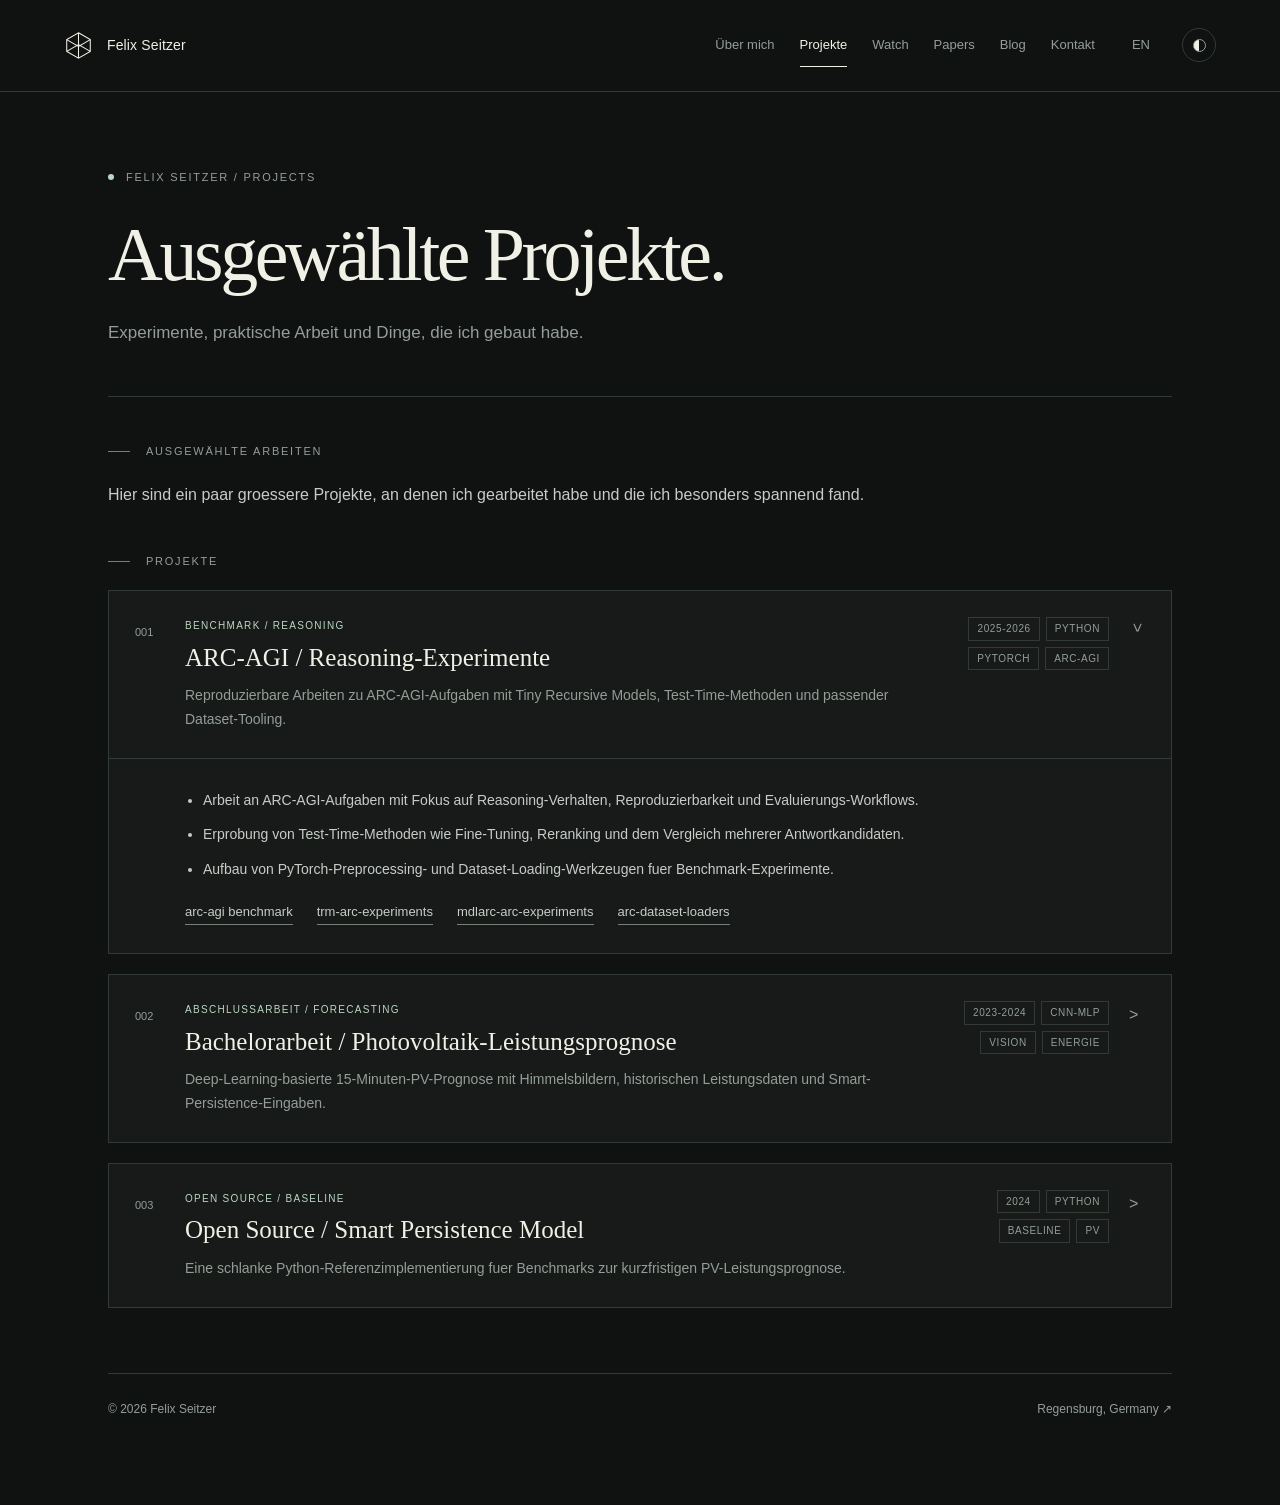
<file: de/projects.html>
<!DOCTYPE html>

<html lang="de">
<head>
<meta charset="utf-8"/>
<meta content="width=device-width, initial-scale=1" name="viewport"/>
<title>Felix Seitzer | Projekte</title>
<meta content="Ausgewaehlte Projekte von Felix Seitzer zu ARC-AGI, Photovoltaik-Prognosen und dem Smart Persistence Model." name="description"/>
<meta content="#0b0d10" name="theme-color"/>
<link href="https://felix561.github.io/Felix_S/de/projects.html" rel="canonical"/>
<link href="../images/personal-icon.svg" rel="icon" type="image/svg+xml"/>
<link href="../images/personal-icon-32.png" rel="icon" sizes="32x32" type="image/png"/>
<link href="../images/personal-touch-icon.png" rel="apple-touch-icon"/>
<meta content="website" property="og:type"/>
<meta content="Felix Seitzer" property="og:site_name"/>
<meta content="de_DE" property="og:locale"/>
<meta content="Felix Seitzer | Projekte" property="og:title"/>
<meta content="Ausgewaehlte Projekte von Felix Seitzer zu ARC-AGI, Photovoltaik-Prognosen und dem Smart Persistence Model." property="og:description"/>
<meta content="https://felix561.github.io/Felix_S/de/projects.html" property="og:url"/>
<meta content="https://felix561.github.io/Felix_S/images/og-personal-v2.png" property="og:image"/>
<meta content="Felix Seitzer – Künstliche Intelligenz, mit geometrischen Drahtgitterformen" property="og:image:alt"/>
<meta content="summary_large_image" name="twitter:card"/>
<meta content="Felix Seitzer | Projekte" name="twitter:title"/>
<meta content="Ausgewaehlte Projekte von Felix Seitzer zu ARC-AGI, Photovoltaik-Prognosen und dem Smart Persistence Model." name="twitter:description"/>
<meta content="https://felix561.github.io/Felix_S/images/og-personal-v2.png" name="twitter:image"/>
<link href="../design.css" rel="stylesheet"/>
<script defer="" src="../theme.js"></script>
</head>
<body class="collection-page">
<a class="skip-link" href="#main">Zum Inhalt</a><nav aria-label="Hauptnavigation" class="site-nav"><a class="brand" href="index.html"><svg aria-hidden="true" class="brand-mark" fill="none" stroke="currentColor" stroke-width="1.15" viewbox="0 0 32 32"><path d="M16 2 29 9.5v13L16 30 3 22.5v-13Z M3 9.5 16 17l13-7.5 M16 17v13 M16 2v15 M3 22.5l13-7.5 13 7.5"></path></svg><span class="brand-name">Felix Seitzer</span></a><ul class="nav-list"><li class=""><a href="index.html">Über mich</a></li><li class="active"><a aria-current="page" href="projects.html">Projekte</a></li><li class=""><a href="watchlist.html">Watch</a></li><li class=""><a href="reading-list.html">Papers</a></li><li class=""><a href="blog.html">Blog</a></li><li class=""><a href="contact.html">Kontakt</a></li><li class="lang-switch"><a aria-label="English version" href="../projects.html" lang="en">EN</a></li></ul><button aria-label="Farbschema wechseln" class="theme-toggle" onclick="toggleTheme(event)" type="button"><span class="toggle-track"></span></button></nav>
<main id="main"><header class="page-header"><p class="eyebrow">Felix Seitzer / Projects</p><h1>Ausgewählte Projekte.</h1><p>Experimente, praktische Arbeit und Dinge, die ich gebaut habe.</p></header>

<section>
<h2 class="section-label">Ausgewählte Arbeiten</h2>
<div class="intro-block">
<p>
            Hier sind ein paar groessere Projekte, an denen ich gearbeitet habe und die ich besonders spannend fand.
          </p>
</div>
</section>
<section>
<h2 class="section-label">Projekte</h2>
<div class="entry-list">
<article class="entry" data-entry="" data-open="true">
<button aria-expanded="true" class="entry-header" data-entry-toggle="" type="button">
<div class="entry-index">001</div>
<div class="entry-title-group">
<div class="entry-meta">benchmark / reasoning</div>
<h2 class="entry-title">ARC-AGI / Reasoning-Experimente</h2>
<p class="entry-summary">
                  Reproduzierbare Arbeiten zu ARC-AGI-Aufgaben mit Tiny Recursive Models, Test-Time-Methoden und passender Dataset-Tooling.
                </p>
</div>
<div class="entry-badges">
<span class="entry-badge year">2025-2026</span>
<span class="entry-badge">python</span>
<span class="entry-badge">pytorch</span>
<span class="entry-badge">arc-agi</span>
</div>
<div class="entry-chevron">&gt;</div>
</button>
<div class="entry-body">
<ul class="entry-points">
<li>Arbeit an ARC-AGI-Aufgaben mit Fokus auf Reasoning-Verhalten, Reproduzierbarkeit und Evaluierungs-Workflows.</li>
<li>Erprobung von Test-Time-Methoden wie Fine-Tuning, Reranking und dem Vergleich mehrerer Antwortkandidaten.</li>
<li>Aufbau von PyTorch-Preprocessing- und Dataset-Loading-Werkzeugen fuer Benchmark-Experimente.</li>
</ul>
<div class="entry-links">
<a href="https://arcprize.org/arc-agi" rel="noreferrer" target="_blank">arc-agi benchmark</a>
<a href="https://github.com/Felix561/trm-arc-experiments" rel="noreferrer" target="_blank">trm-arc-experiments</a>
<a href="https://github.com/Felix561/mdlarc-arc-experiments" rel="noreferrer" target="_blank">mdlarc-arc-experiments</a>
<a href="https://github.com/Felix561/arc-dataset-loaders" rel="noreferrer" target="_blank">arc-dataset-loaders</a>
</div>
</div>
</article>
<article class="entry" data-entry="">
<button aria-expanded="false" class="entry-header" data-entry-toggle="" type="button">
<div class="entry-index">002</div>
<div class="entry-title-group">
<div class="entry-meta">abschlussarbeit / forecasting</div>
<h2 class="entry-title">Bachelorarbeit / Photovoltaik-Leistungsprognose</h2>
<p class="entry-summary">
                  Deep-Learning-basierte 15-Minuten-PV-Prognose mit Himmelsbildern, historischen Leistungsdaten und Smart-Persistence-Eingaben.
                </p>
</div>
<div class="entry-badges">
<span class="entry-badge year">2023-2024</span>
<span class="entry-badge">cnn-mlp</span>
<span class="entry-badge">vision</span>
<span class="entry-badge">energie</span>
</div>
<div class="entry-chevron">&gt;</div>
</button>
<div class="entry-body">
<ul class="entry-points">
<li>Entwicklung einer CNN-MLP-Pipeline fuer kurzfristige PV-Leistungsprognosen im 15-Minuten-Raster.</li>
<li>Kombination aus Himmelsbildern, historischer PV-Leistung und strukturierten Smart-Persistence-Merkmalen als Eingaben.</li>
<li>Aufbau und Evaluation einer kostenguenstigen Raspberry-Pi-Himmelskamera gegen Benchmark-Baselines.</li>
</ul>
<div class="entry-links">
<a href="https://github.com/Felix561/Photovoltaic-power-forecasting-using-deep-learning" rel="noreferrer" target="_blank">pv-forecasting repository</a>
</div>
</div>
</article>
<article class="entry" data-entry="">
<button aria-expanded="false" class="entry-header" data-entry-toggle="" type="button">
<div class="entry-index">003</div>
<div class="entry-title-group">
<div class="entry-meta">open source / baseline</div>
<h2 class="entry-title">Open Source / Smart Persistence Model</h2>
<p class="entry-summary">
                  Eine schlanke Python-Referenzimplementierung fuer Benchmarks zur kurzfristigen PV-Leistungsprognose.
                </p>
</div>
<div class="entry-badges">
<span class="entry-badge year">2024</span>
<span class="entry-badge">python</span>
<span class="entry-badge">baseline</span>
<span class="entry-badge">pv</span>
</div>
<div class="entry-chevron">&gt;</div>
</button>
<div class="entry-body">
<ul class="entry-points">
<li>Implementierung eines klaren Referenzmodells fuer Photovoltaik-Prognoseexperimente.</li>
<li>Das Repository ist auf Vergleichbarkeit, Wiederverwendbarkeit und unkompliziertes Benchmarking ausgelegt.</li>
<li>Geeignet als Baseline neben komplexeren lernbasierten Forecasting-Pipelines.</li>
</ul>
<div class="entry-links">
<a href="https://github.com/Felix561/smart-persistence-model" rel="noreferrer" target="_blank">smart-persistence-model</a>
</div>
</div>
</article>
</div>
</section>
<div class="footer-spacer"></div>
<footer class="site-footer"><span>© 2026 Felix Seitzer</span><span>Regensburg, Germany <span aria-hidden="true">↗</span></span></footer></main>
</body>
</html>
</file>
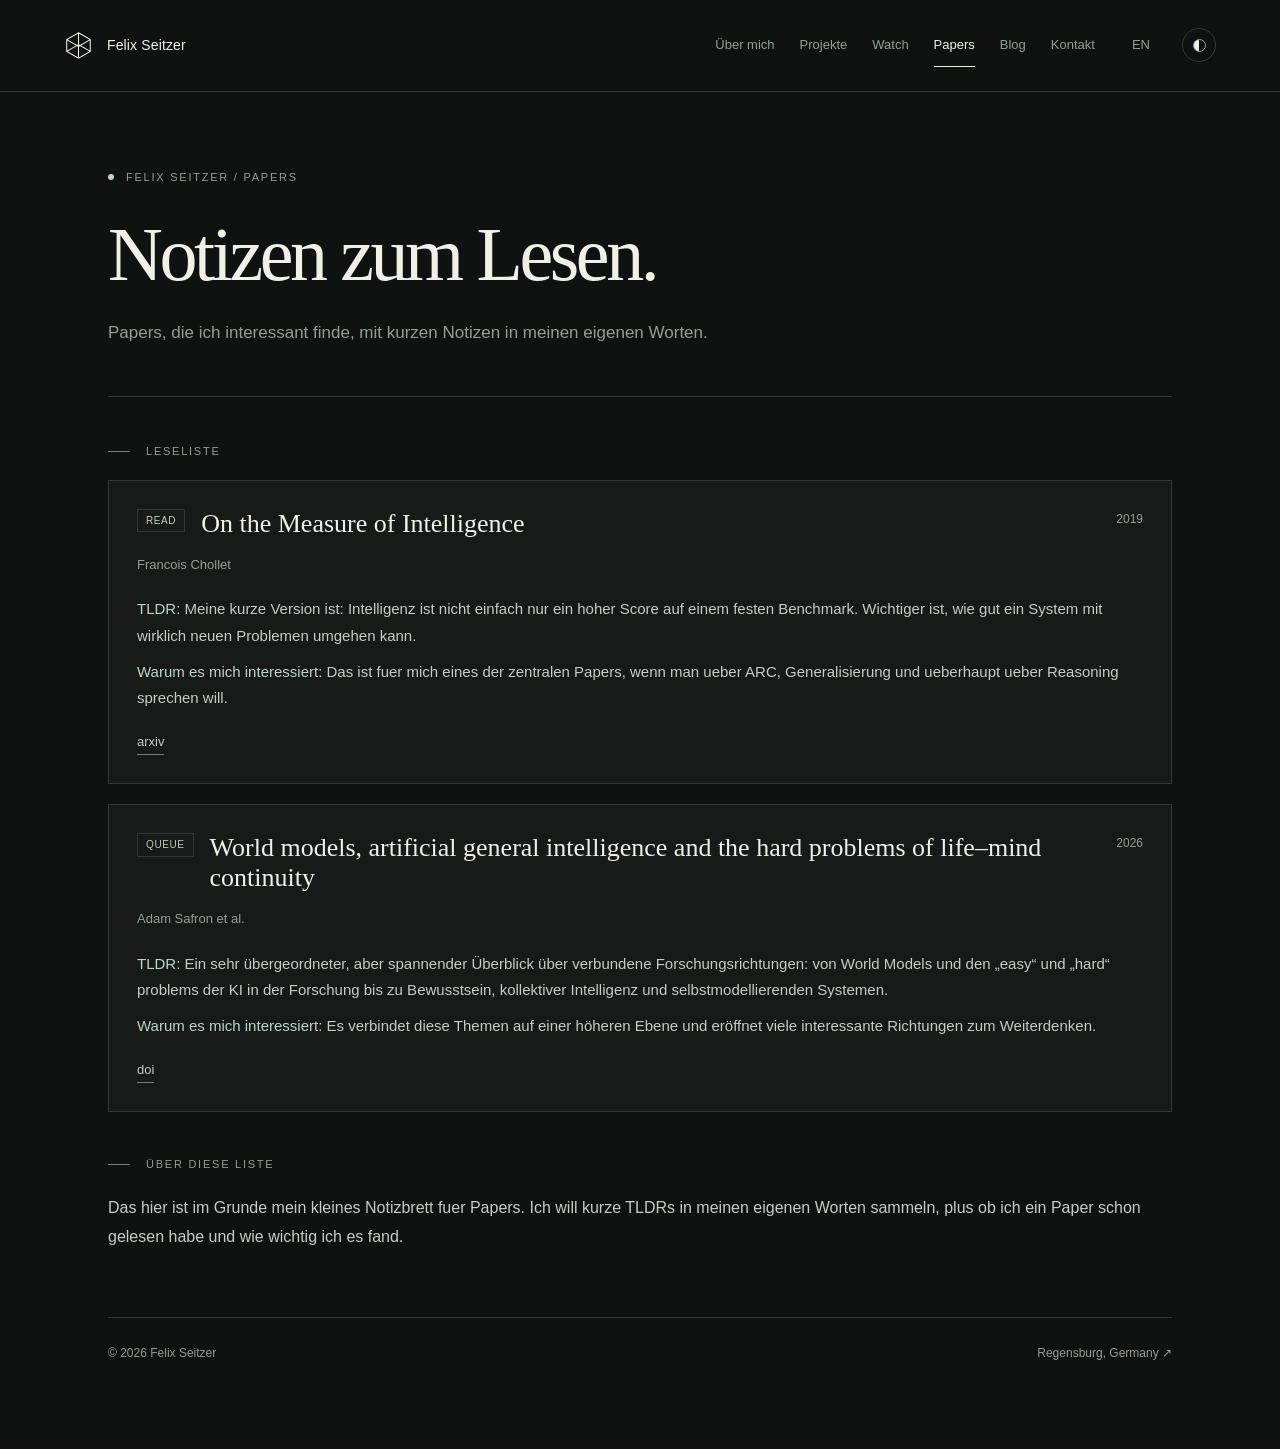
<file: de/reading-list.html>
<!DOCTYPE html>

<html lang="de">
<head>
<meta charset="utf-8"/>
<meta content="width=device-width, initial-scale=1" name="viewport"/>
<title>Felix Seitzer | Reading List</title>
<meta content="Paper-Leseliste mit read/queue-Status, TLDR-Notizen und kurzer Interessen-Einschaetzung." name="description"/>
<meta content="#0b0d10" name="theme-color"/>
<link href="https://felix561.github.io/Felix_S/de/reading-list.html" rel="canonical"/>
<link href="../images/personal-icon.svg" rel="icon" type="image/svg+xml"/>
<link href="../images/personal-icon-32.png" rel="icon" sizes="32x32" type="image/png"/>
<link href="../images/personal-touch-icon.png" rel="apple-touch-icon"/>
<meta content="website" property="og:type"/>
<meta content="Felix Seitzer" property="og:site_name"/>
<meta content="de_DE" property="og:locale"/>
<meta content="Felix Seitzer | Reading List" property="og:title"/>
<meta content="Paper-Leseliste mit read/queue-Status, TLDR-Notizen und kurzer Interessen-Einschaetzung." property="og:description"/>
<meta content="https://felix561.github.io/Felix_S/de/reading-list.html" property="og:url"/>
<meta content="https://felix561.github.io/Felix_S/images/og-personal-v2.png" property="og:image"/>
<meta content="Felix Seitzer – Künstliche Intelligenz, mit geometrischen Drahtgitterformen" property="og:image:alt"/>
<meta content="summary_large_image" name="twitter:card"/>
<meta content="Felix Seitzer | Reading List" name="twitter:title"/>
<meta content="Paper-Leseliste mit read/queue-Status, TLDR-Notizen und kurzer Interessen-Einschaetzung." name="twitter:description"/>
<meta content="https://felix561.github.io/Felix_S/images/og-personal-v2.png" name="twitter:image"/>
<link href="../design.css" rel="stylesheet"/>
<script defer="" src="../theme.js"></script>
</head>
<body class="collection-page">
<a class="skip-link" href="#main">Zum Inhalt</a><nav aria-label="Hauptnavigation" class="site-nav"><a class="brand" href="index.html"><svg aria-hidden="true" class="brand-mark" fill="none" stroke="currentColor" stroke-width="1.15" viewbox="0 0 32 32"><path d="M16 2 29 9.5v13L16 30 3 22.5v-13Z M3 9.5 16 17l13-7.5 M16 17v13 M16 2v15 M3 22.5l13-7.5 13 7.5"></path></svg><span class="brand-name">Felix Seitzer</span></a><ul class="nav-list"><li class=""><a href="index.html">Über mich</a></li><li class=""><a href="projects.html">Projekte</a></li><li class=""><a href="watchlist.html">Watch</a></li><li class="active"><a aria-current="page" href="reading-list.html">Papers</a></li><li class=""><a href="blog.html">Blog</a></li><li class=""><a href="contact.html">Kontakt</a></li><li class="lang-switch"><a aria-label="English version" href="../reading-list.html" lang="en">EN</a></li></ul><button aria-label="Farbschema wechseln" class="theme-toggle" onclick="toggleTheme(event)" type="button"><span class="toggle-track"></span></button></nav>
<main id="main"><header class="page-header"><p class="eyebrow">Felix Seitzer / Papers</p><h1>Notizen zum Lesen.</h1><p>Papers, die ich interessant finde, mit kurzen Notizen in meinen eigenen Worten.</p></header>

<section>
<h2 class="section-label">Leseliste</h2>
<div class="paper-list">
<article class="paper-item">
<div class="paper-head">
<span class="paper-status read">read</span>
<h2 class="paper-title">On the Measure of Intelligence</h2>
<span class="paper-year">2019</span>
</div>
<div class="paper-authors">Francois Chollet</div>
<p class="paper-tldr"><strong>TLDR:</strong> Meine kurze Version ist: Intelligenz ist nicht einfach nur ein hoher Score auf einem festen Benchmark. Wichtiger ist, wie gut ein System mit wirklich neuen Problemen umgehen kann.</p>
<p class="paper-interest"><strong>Warum es mich interessiert:</strong> Das ist fuer mich eines der zentralen Papers, wenn man ueber ARC, Generalisierung und ueberhaupt ueber Reasoning sprechen will.</p>
<div class="paper-links">
<a href="https://arxiv.org/abs/1911.01547" rel="noreferrer" target="_blank">arxiv</a>
</div>
</article>
<article class="paper-item">
<div class="paper-head">
<span class="paper-status queue">queue</span>
<h2 class="paper-title">World models, artificial general intelligence and the hard problems of life–mind continuity</h2>
<span class="paper-year">2026</span>
</div>
<div class="paper-authors">Adam Safron et al.</div>
<p class="paper-tldr"><strong>TLDR:</strong> Ein sehr übergeordneter, aber spannender Überblick über verbundene Forschungsrichtungen: von World Models und den „easy“ und „hard“ problems der KI in der Forschung bis zu Bewusstsein, kollektiver Intelligenz und selbstmodellierenden Systemen.</p>
<p class="paper-interest"><strong>Warum es mich interessiert:</strong> Es verbindet diese Themen auf einer höheren Ebene und eröffnet viele interessante Richtungen zum Weiterdenken.</p>
<div class="paper-links">
<a href="https://doi.org/10.1098/rsta.2024.0533" rel="noreferrer" target="_blank">doi</a>
</div>
</article>
</div>
</section>
<section>
<h2 class="section-label">Über diese Liste</h2>
<div class="block">
<p>
            Das hier ist im Grunde mein kleines Notizbrett fuer Papers. Ich will kurze TLDRs in meinen eigenen Worten sammeln, plus ob ich ein Paper schon gelesen habe und wie wichtig ich es fand.
          </p>
</div>
</section>
<div class="footer-spacer"></div>
<footer class="site-footer"><span>© 2026 Felix Seitzer</span><span>Regensburg, Germany <span aria-hidden="true">↗</span></span></footer></main>
</body>
</html>
</file>
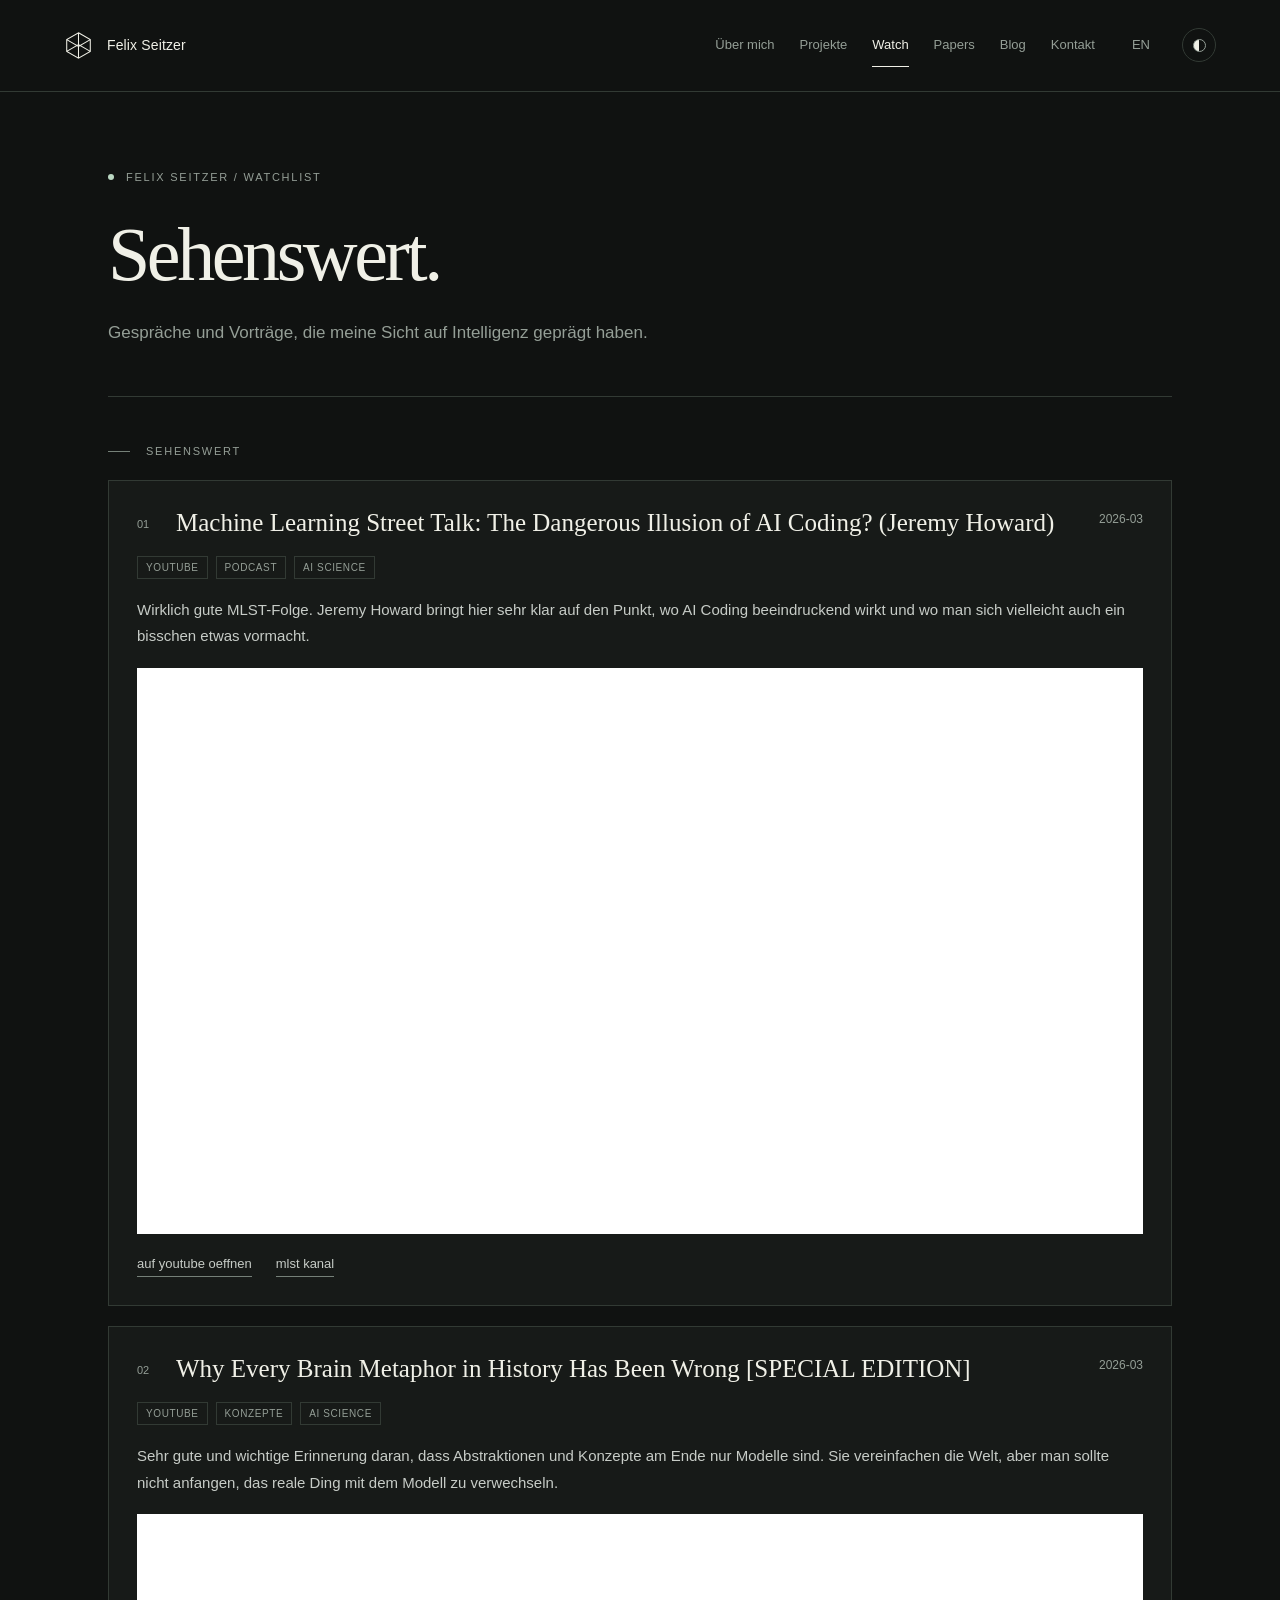
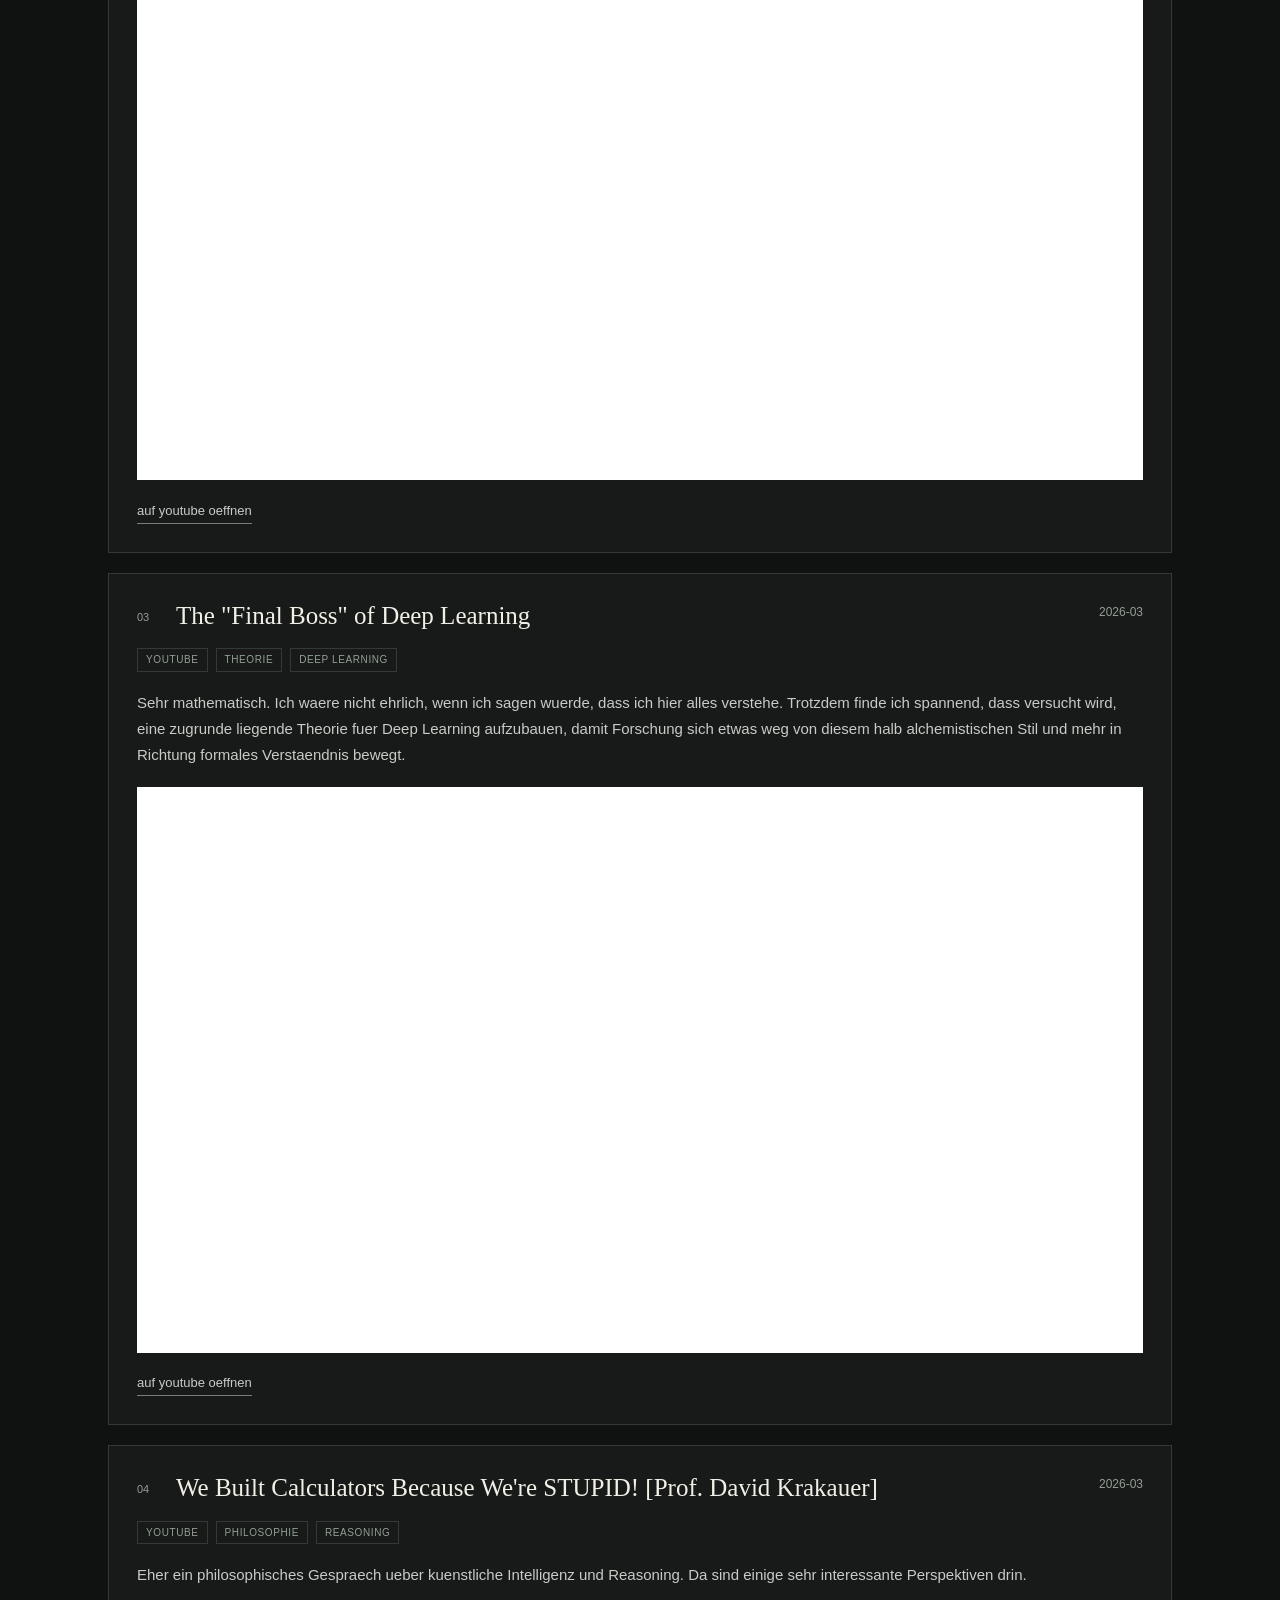
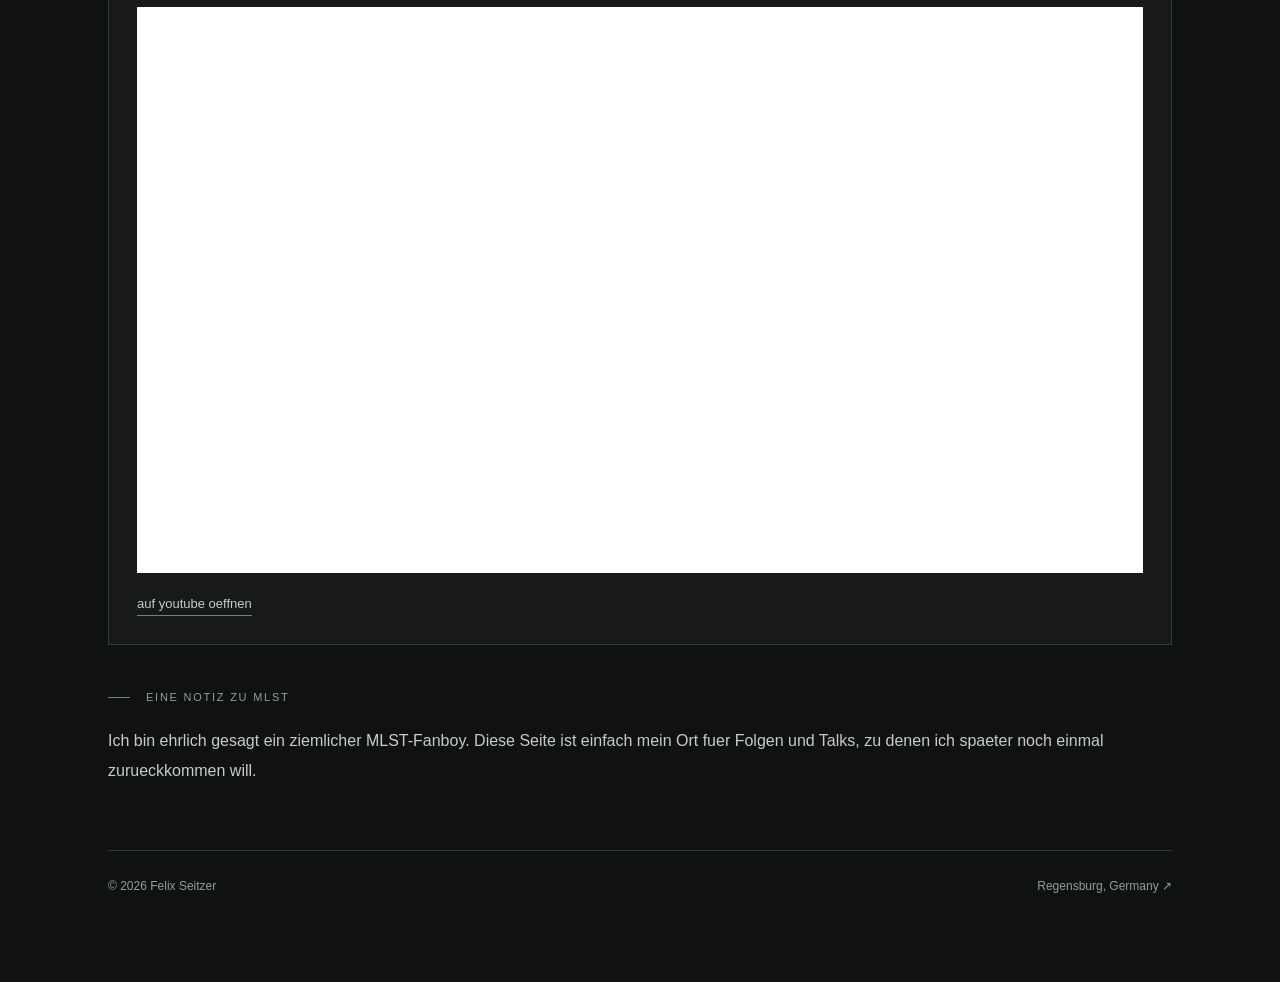
<file: de/watchlist.html>
<!DOCTYPE html>

<html lang="de">
<head>
<meta charset="utf-8"/>
<meta content="width=device-width, initial-scale=1" name="viewport"/>
<title>Felix Seitzer | Watchlist</title>
<meta content="Watchlist fuer AI-Podcasts und lange Videoformate, inklusive Machine Learning Street Talk." name="description"/>
<meta content="#0b0d10" name="theme-color"/>
<link href="https://felix561.github.io/Felix_S/de/watchlist.html" rel="canonical"/>
<link href="../images/personal-icon.svg" rel="icon" type="image/svg+xml"/>
<link href="../images/personal-icon-32.png" rel="icon" sizes="32x32" type="image/png"/>
<link href="../images/personal-touch-icon.png" rel="apple-touch-icon"/>
<meta content="website" property="og:type"/>
<meta content="Felix Seitzer" property="og:site_name"/>
<meta content="de_DE" property="og:locale"/>
<meta content="Felix Seitzer | Watchlist" property="og:title"/>
<meta content="Watchlist fuer AI-Podcasts und lange Videoformate, inklusive Machine Learning Street Talk." property="og:description"/>
<meta content="https://felix561.github.io/Felix_S/de/watchlist.html" property="og:url"/>
<meta content="https://felix561.github.io/Felix_S/images/og-personal-v2.png" property="og:image"/>
<meta content="Felix Seitzer – Künstliche Intelligenz, mit geometrischen Drahtgitterformen" property="og:image:alt"/>
<meta content="summary_large_image" name="twitter:card"/>
<meta content="Felix Seitzer | Watchlist" name="twitter:title"/>
<meta content="Watchlist fuer AI-Podcasts und lange Videoformate, inklusive Machine Learning Street Talk." name="twitter:description"/>
<meta content="https://felix561.github.io/Felix_S/images/og-personal-v2.png" name="twitter:image"/>
<link href="../design.css" rel="stylesheet"/>
<script defer="" src="../theme.js"></script>
</head>
<body class="collection-page">
<a class="skip-link" href="#main">Zum Inhalt</a><nav aria-label="Hauptnavigation" class="site-nav"><a class="brand" href="index.html"><svg aria-hidden="true" class="brand-mark" fill="none" stroke="currentColor" stroke-width="1.15" viewbox="0 0 32 32"><path d="M16 2 29 9.5v13L16 30 3 22.5v-13Z M3 9.5 16 17l13-7.5 M16 17v13 M16 2v15 M3 22.5l13-7.5 13 7.5"></path></svg><span class="brand-name">Felix Seitzer</span></a><ul class="nav-list"><li class=""><a href="index.html">Über mich</a></li><li class=""><a href="projects.html">Projekte</a></li><li class="active"><a aria-current="page" href="watchlist.html">Watch</a></li><li class=""><a href="reading-list.html">Papers</a></li><li class=""><a href="blog.html">Blog</a></li><li class=""><a href="contact.html">Kontakt</a></li><li class="lang-switch"><a aria-label="English version" href="../watchlist.html" lang="en">EN</a></li></ul><button aria-label="Farbschema wechseln" class="theme-toggle" onclick="toggleTheme(event)" type="button"><span class="toggle-track"></span></button></nav>
<main id="main"><header class="page-header"><p class="eyebrow">Felix Seitzer / Watchlist</p><h1>Sehenswert.</h1><p>Gespräche und Vorträge, die meine Sicht auf Intelligenz geprägt haben.</p></header>

<section>
<h2 class="section-label">Sehenswert</h2>
<div class="watch-list">
<article class="watch-card">
<div class="watch-head">
<div class="watch-index">01</div>
<h2 class="watch-title">Machine Learning Street Talk: The Dangerous Illusion of AI Coding? (Jeremy Howard)</h2>
<div class="watch-date">2026-03</div>
</div>
<div class="watch-meta">
<span class="watch-tag">youtube</span>
<span class="watch-tag">podcast</span>
<span class="watch-tag">ai science</span>
</div>
<p class="watch-note">
              Wirklich gute MLST-Folge. Jeremy Howard bringt hier sehr klar auf den Punkt, wo AI Coding beeindruckend wirkt und wo man sich vielleicht auch ein bisschen etwas vormacht.
            </p>
<div class="video-shell">
<div class="video-frame">
<iframe allow="accelerometer; autoplay; clipboard-write; encrypted-media; gyroscope; picture-in-picture; web-share" allowfullscreen="" loading="lazy" src="https://www.youtube.com/embed/dHBEQ-Ryo24" title="Machine Learning Street Talk - The Dangerous Illusion of AI Coding? Jeremy Howard"></iframe>
</div>
</div>
<div class="watch-links">
<a href="https://www.youtube.com/watch?v=dHBEQ-Ryo24" rel="noreferrer" target="_blank">auf youtube oeffnen</a>
<a href="https://www.youtube.com/@MachineLearningStreetTalk" rel="noreferrer" target="_blank">mlst kanal</a>
</div>
</article>
<article class="watch-card">
<div class="watch-head">
<div class="watch-index">02</div>
<h2 class="watch-title">Why Every Brain Metaphor in History Has Been Wrong [SPECIAL EDITION]</h2>
<div class="watch-date">2026-03</div>
</div>
<div class="watch-meta">
<span class="watch-tag">youtube</span>
<span class="watch-tag">konzepte</span>
<span class="watch-tag">ai science</span>
</div>
<p class="watch-note">
              Sehr gute und wichtige Erinnerung daran, dass Abstraktionen und Konzepte am Ende nur Modelle sind. Sie vereinfachen die Welt, aber man sollte nicht anfangen, das reale Ding mit dem Modell zu verwechseln.
            </p>
<div class="video-shell">
<div class="video-frame">
<iframe allow="accelerometer; autoplay; clipboard-write; encrypted-media; gyroscope; picture-in-picture; web-share" allowfullscreen="" loading="lazy" src="https://www.youtube.com/embed/pO0WZsN8Oiw" title="Why Every Brain Metaphor in History Has Been Wrong"></iframe>
</div>
</div>
<div class="watch-links">
<a href="https://www.youtube.com/watch?v=pO0WZsN8Oiw" rel="noreferrer" target="_blank">auf youtube oeffnen</a>
</div>
</article>
<article class="watch-card">
<div class="watch-head">
<div class="watch-index">03</div>
<h2 class="watch-title">The "Final Boss" of Deep Learning</h2>
<div class="watch-date">2026-03</div>
</div>
<div class="watch-meta">
<span class="watch-tag">youtube</span>
<span class="watch-tag">theorie</span>
<span class="watch-tag">deep learning</span>
</div>
<p class="watch-note">
              Sehr mathematisch. Ich waere nicht ehrlich, wenn ich sagen wuerde, dass ich hier alles verstehe. Trotzdem finde ich spannend, dass versucht wird, eine zugrunde liegende Theorie fuer Deep Learning aufzubauen, damit Forschung sich etwas weg von diesem halb alchemistischen Stil und mehr in Richtung formales Verstaendnis bewegt.
            </p>
<div class="video-shell">
<div class="video-frame">
<iframe allow="accelerometer; autoplay; clipboard-write; encrypted-media; gyroscope; picture-in-picture; web-share" allowfullscreen="" loading="lazy" src="https://www.youtube.com/embed/AWqvBdqCAAE" title="The Final Boss of Deep Learning"></iframe>
</div>
</div>
<div class="watch-links">
<a href="https://www.youtube.com/watch?v=AWqvBdqCAAE" rel="noreferrer" target="_blank">auf youtube oeffnen</a>
</div>
</article>
<article class="watch-card">
<div class="watch-head">
<div class="watch-index">04</div>
<h2 class="watch-title">We Built Calculators Because We're STUPID! [Prof. David Krakauer]</h2>
<div class="watch-date">2026-03</div>
</div>
<div class="watch-meta">
<span class="watch-tag">youtube</span>
<span class="watch-tag">philosophie</span>
<span class="watch-tag">reasoning</span>
</div>
<p class="watch-note">
              Eher ein philosophisches Gespraech ueber kuenstliche Intelligenz und Reasoning. Da sind einige sehr interessante Perspektiven drin.
            </p>
<div class="video-shell">
<div class="video-frame">
<iframe allow="accelerometer; autoplay; clipboard-write; encrypted-media; gyroscope; picture-in-picture; web-share" allowfullscreen="" loading="lazy" src="https://www.youtube.com/embed/dY46YsGWMIc" title="We Built Calculators Because We're STUPID"></iframe>
</div>
</div>
<div class="watch-links">
<a href="https://www.youtube.com/watch?v=dY46YsGWMIc" rel="noreferrer" target="_blank">auf youtube oeffnen</a>
</div>
</article>
</div>
</section>
<section>
<h2 class="section-label">Eine Notiz zu MLST</h2>
<div class="block">
<p>
            Ich bin ehrlich gesagt ein ziemlicher MLST-Fanboy. Diese Seite ist einfach mein Ort fuer Folgen und Talks, zu denen ich spaeter noch einmal zurueckkommen will.
          </p>
</div>
</section>
<div class="footer-spacer"></div>
<footer class="site-footer"><span>© 2026 Felix Seitzer</span><span>Regensburg, Germany <span aria-hidden="true">↗</span></span></footer></main>
</body>
</html>
</file>
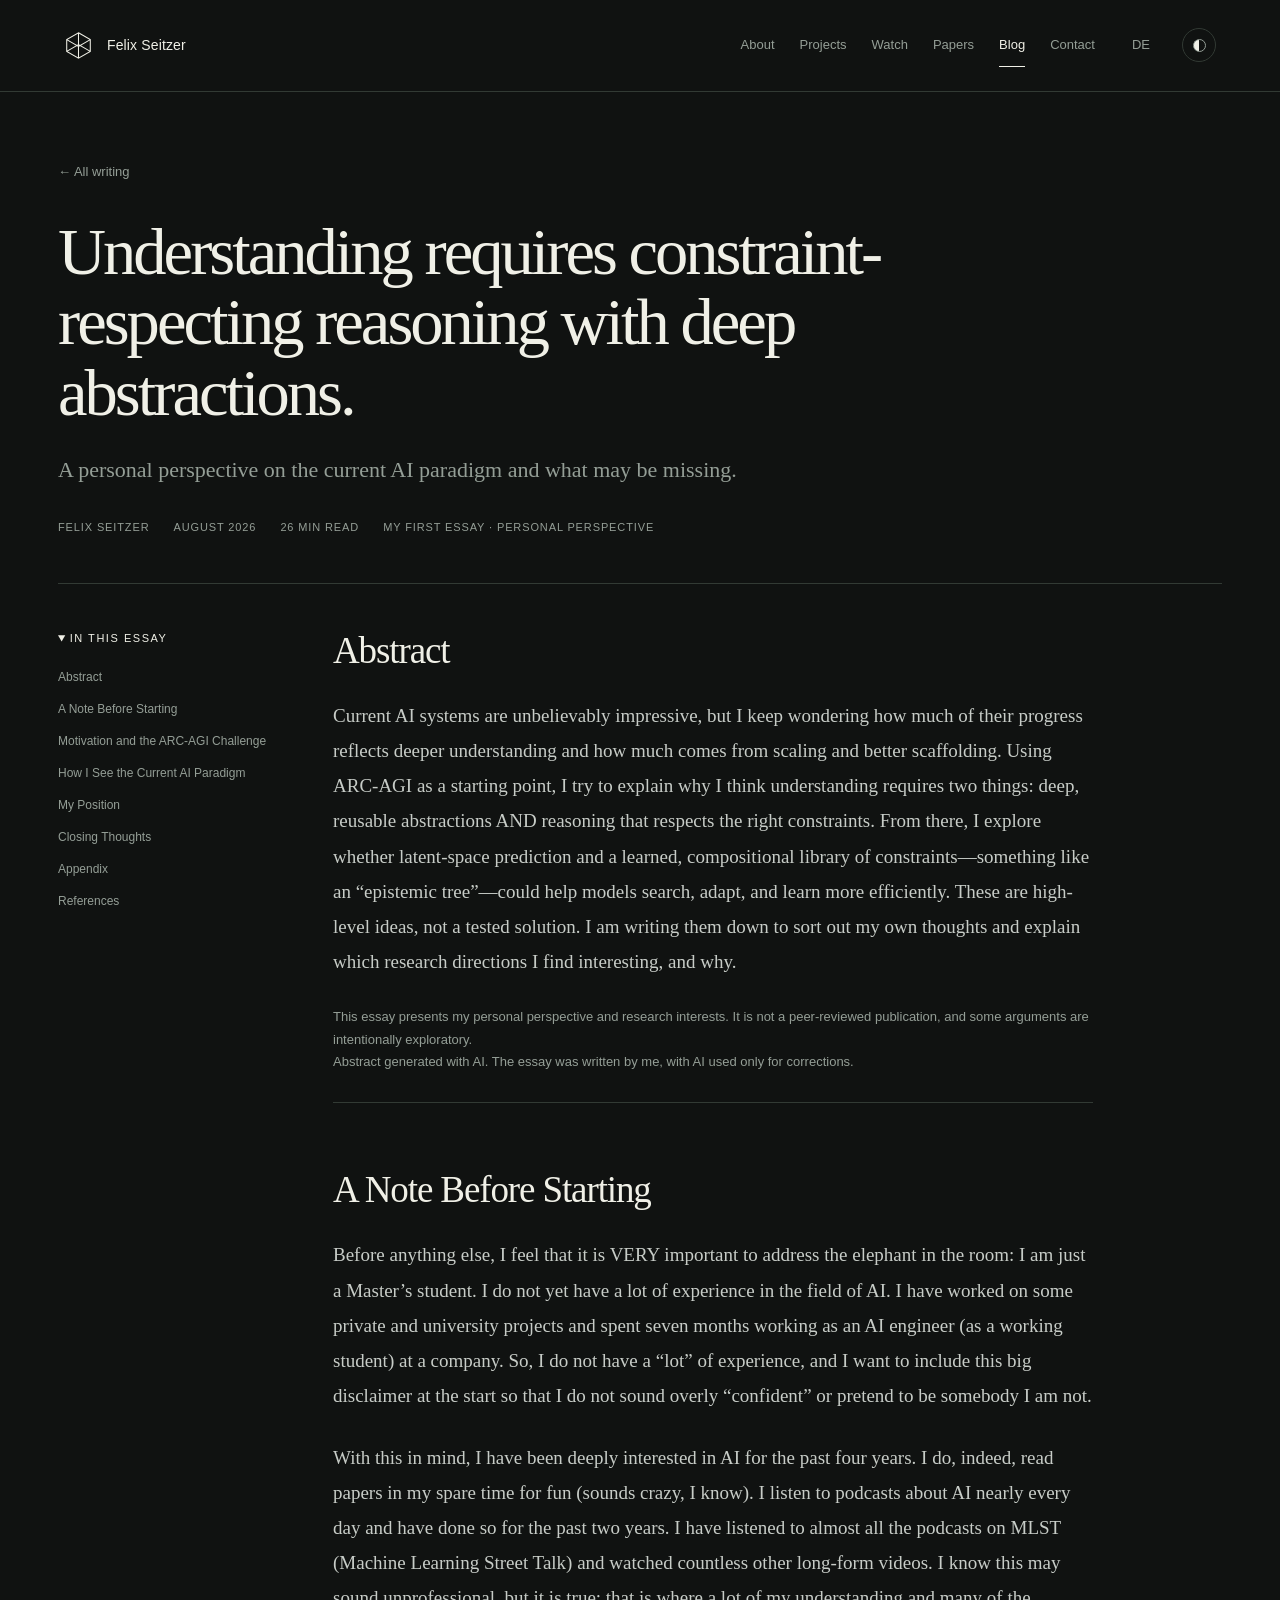
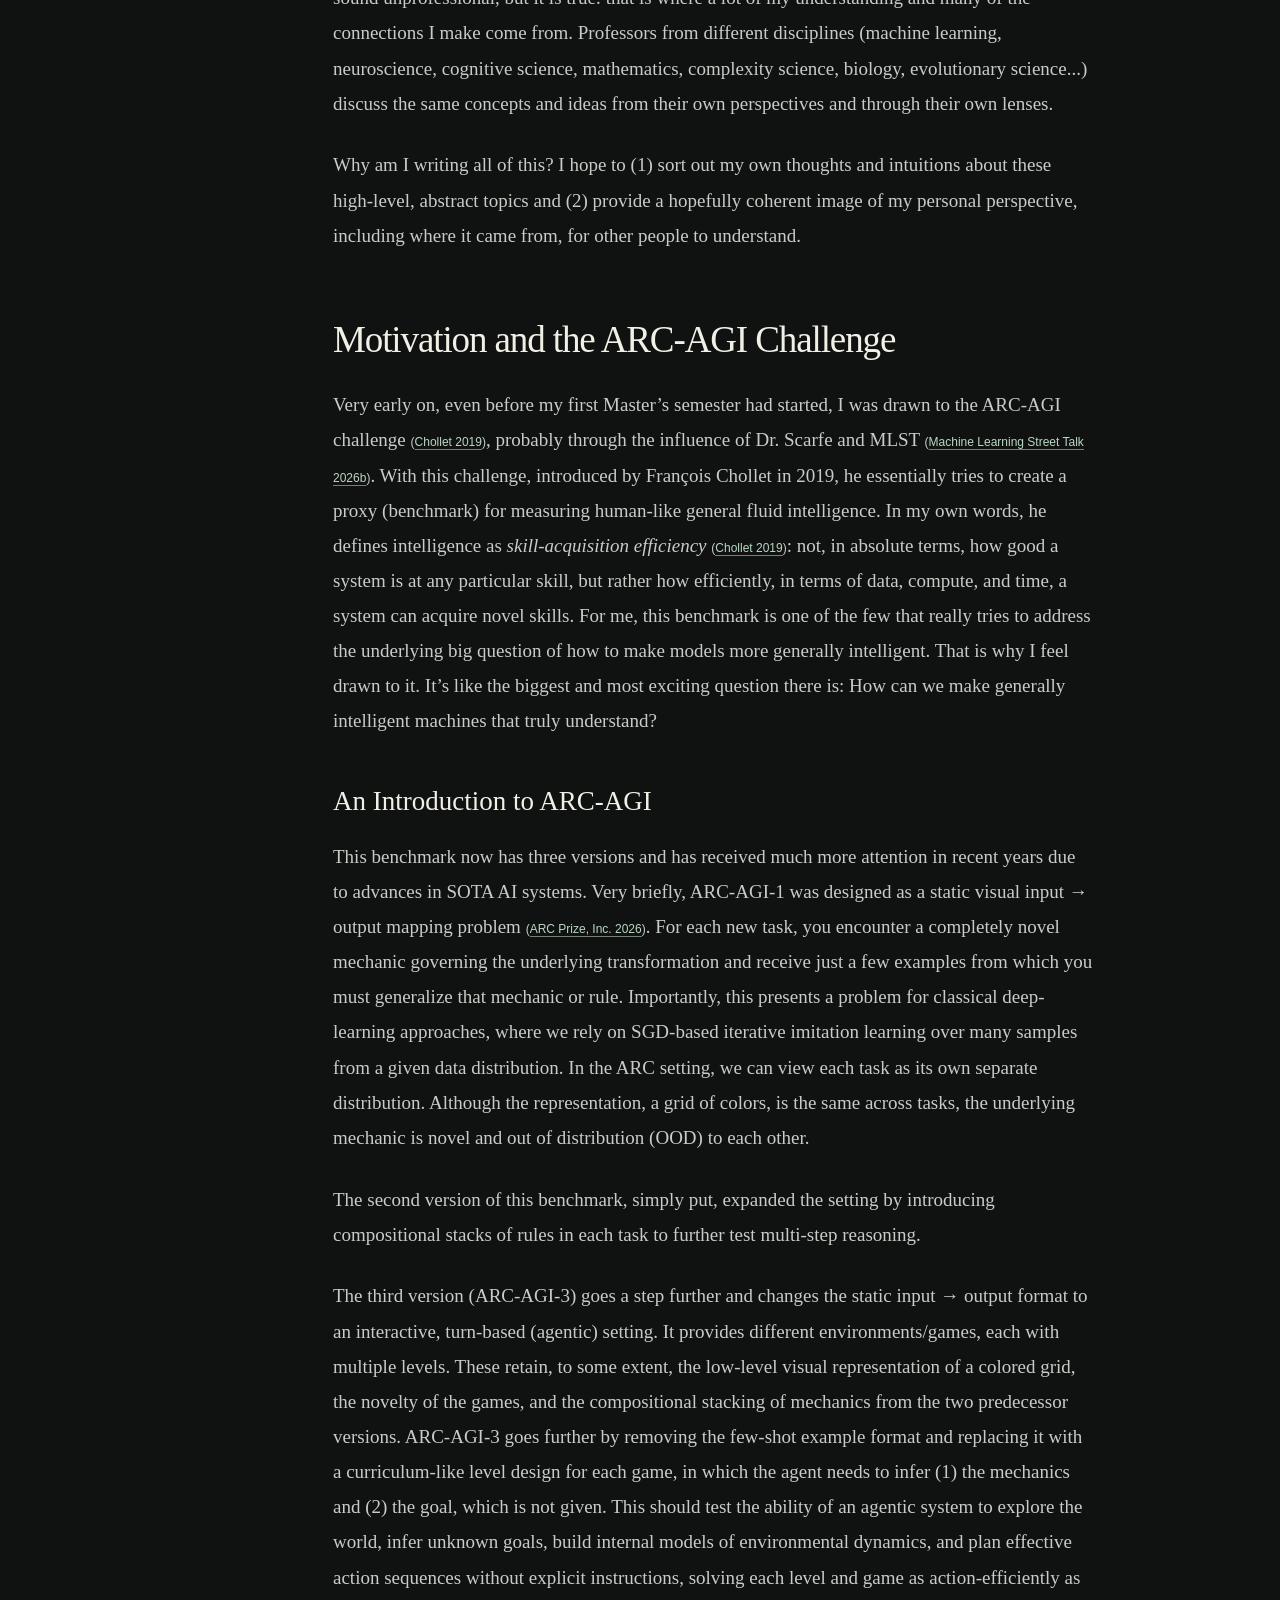
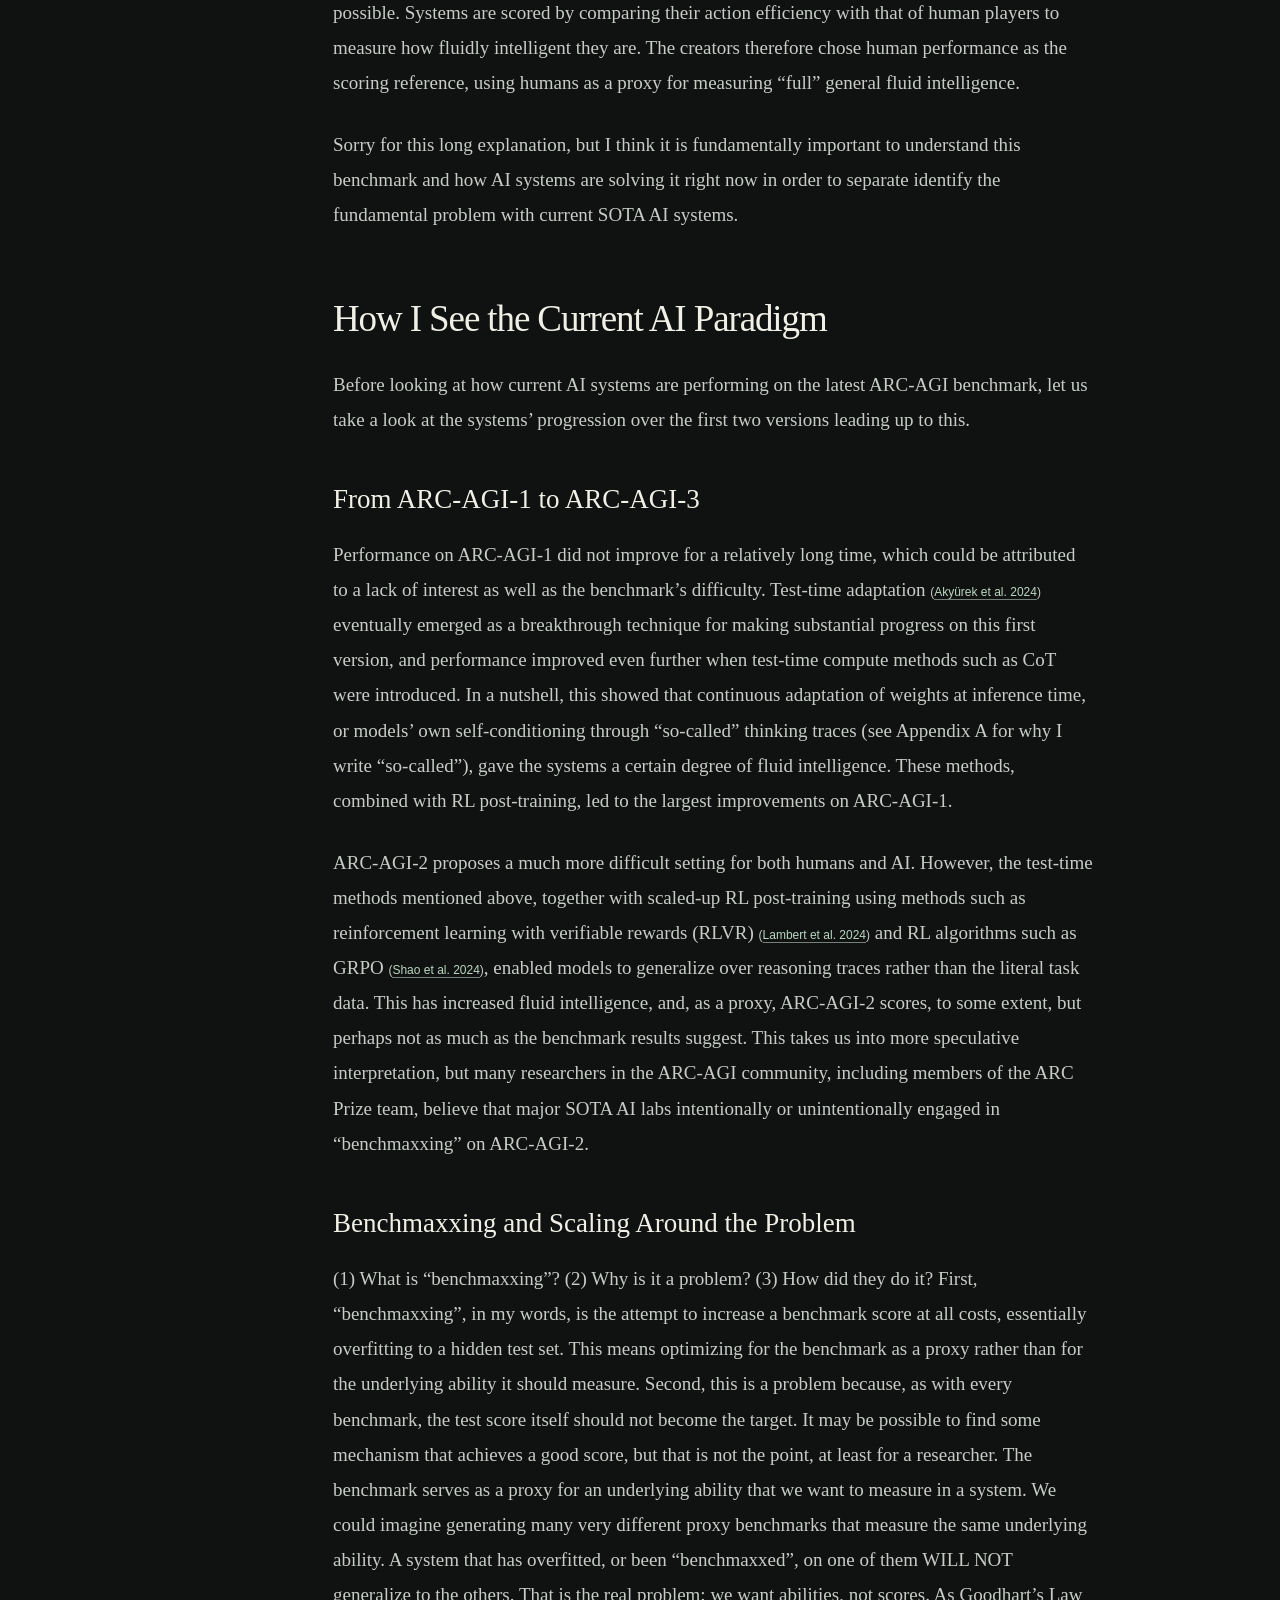
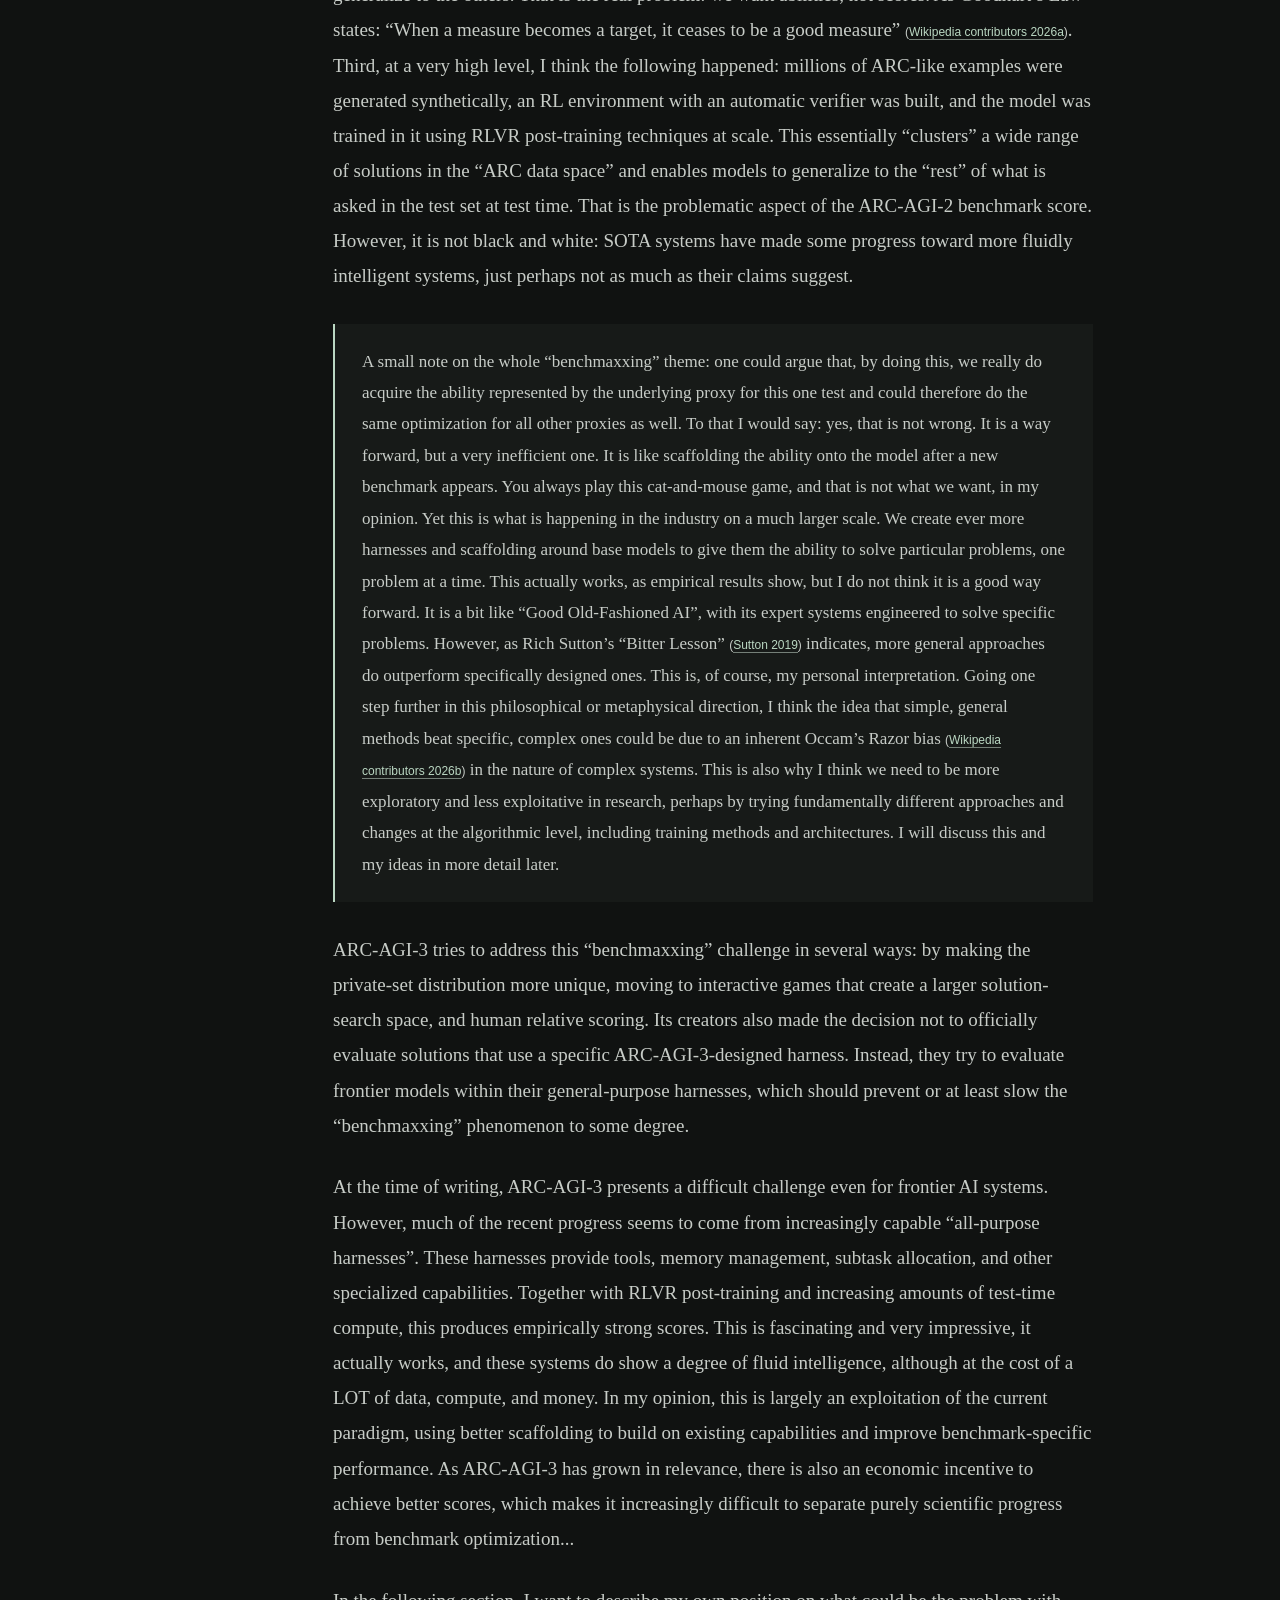
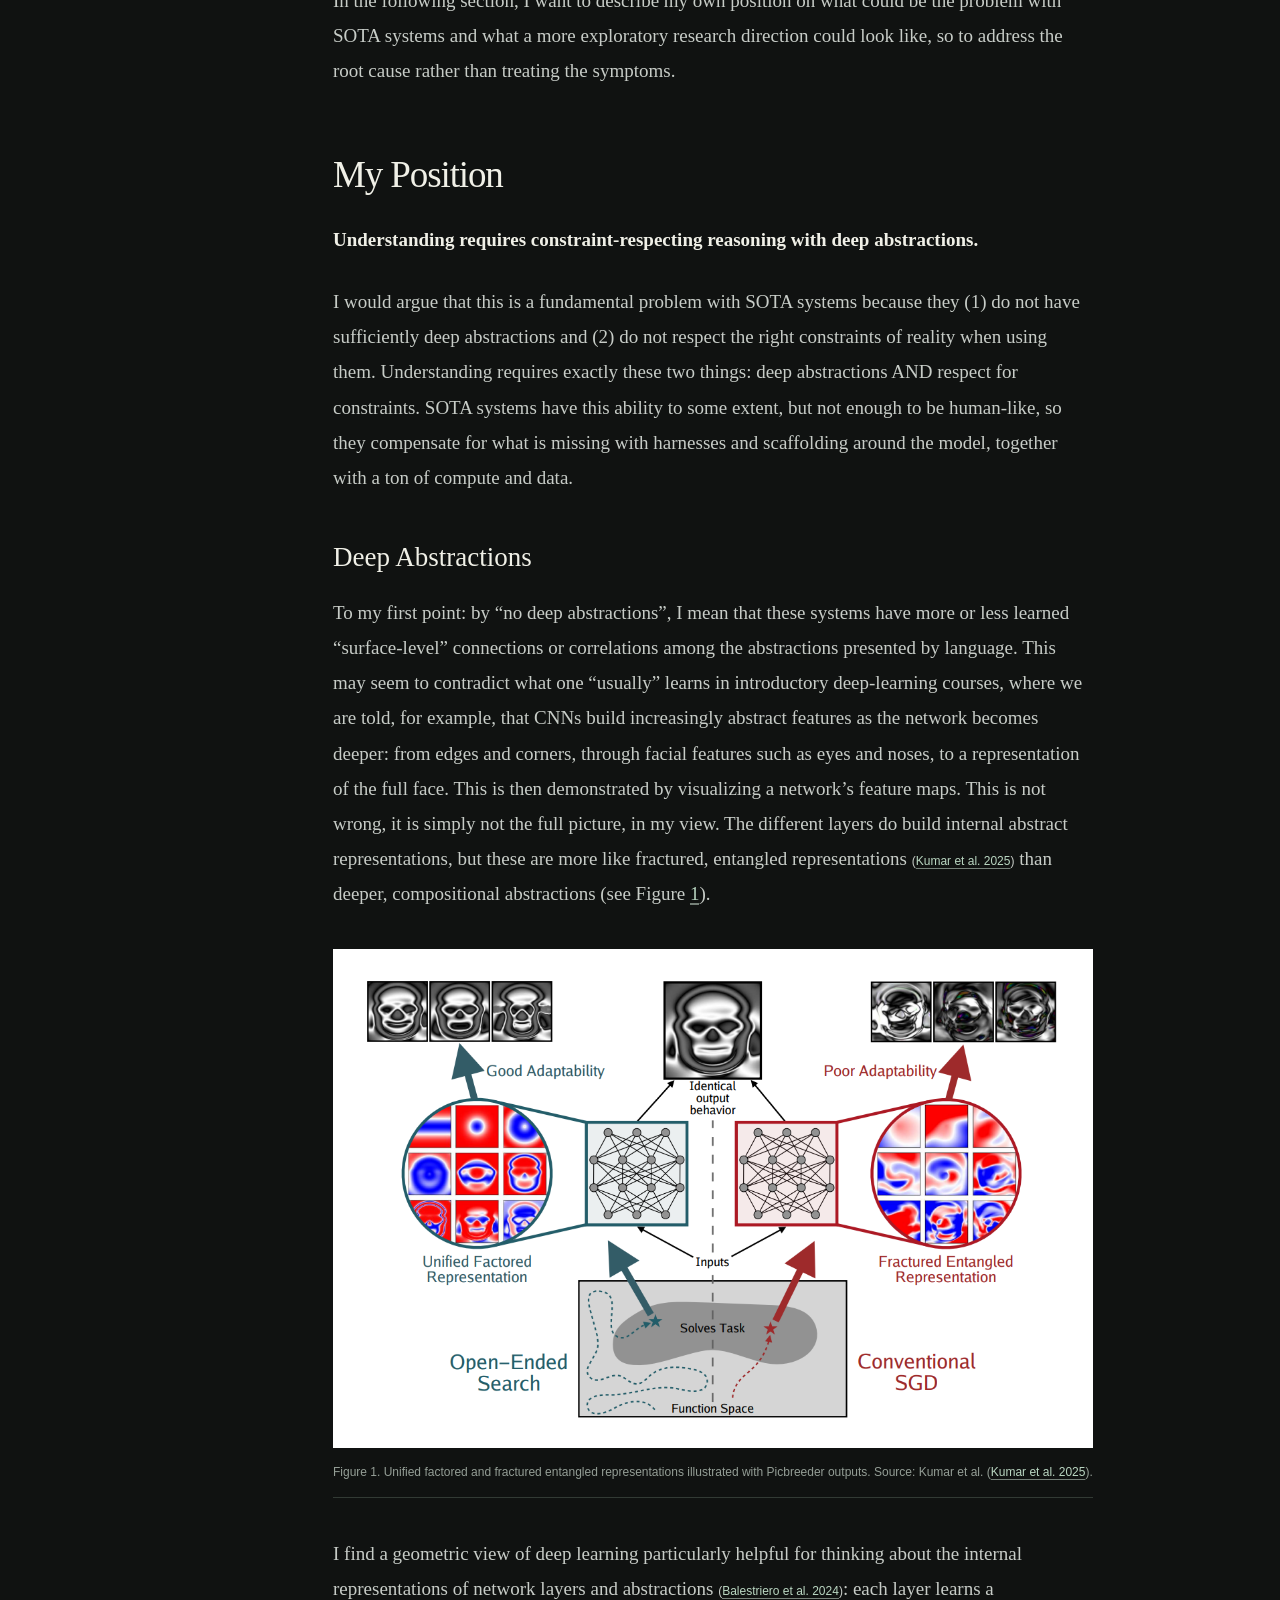
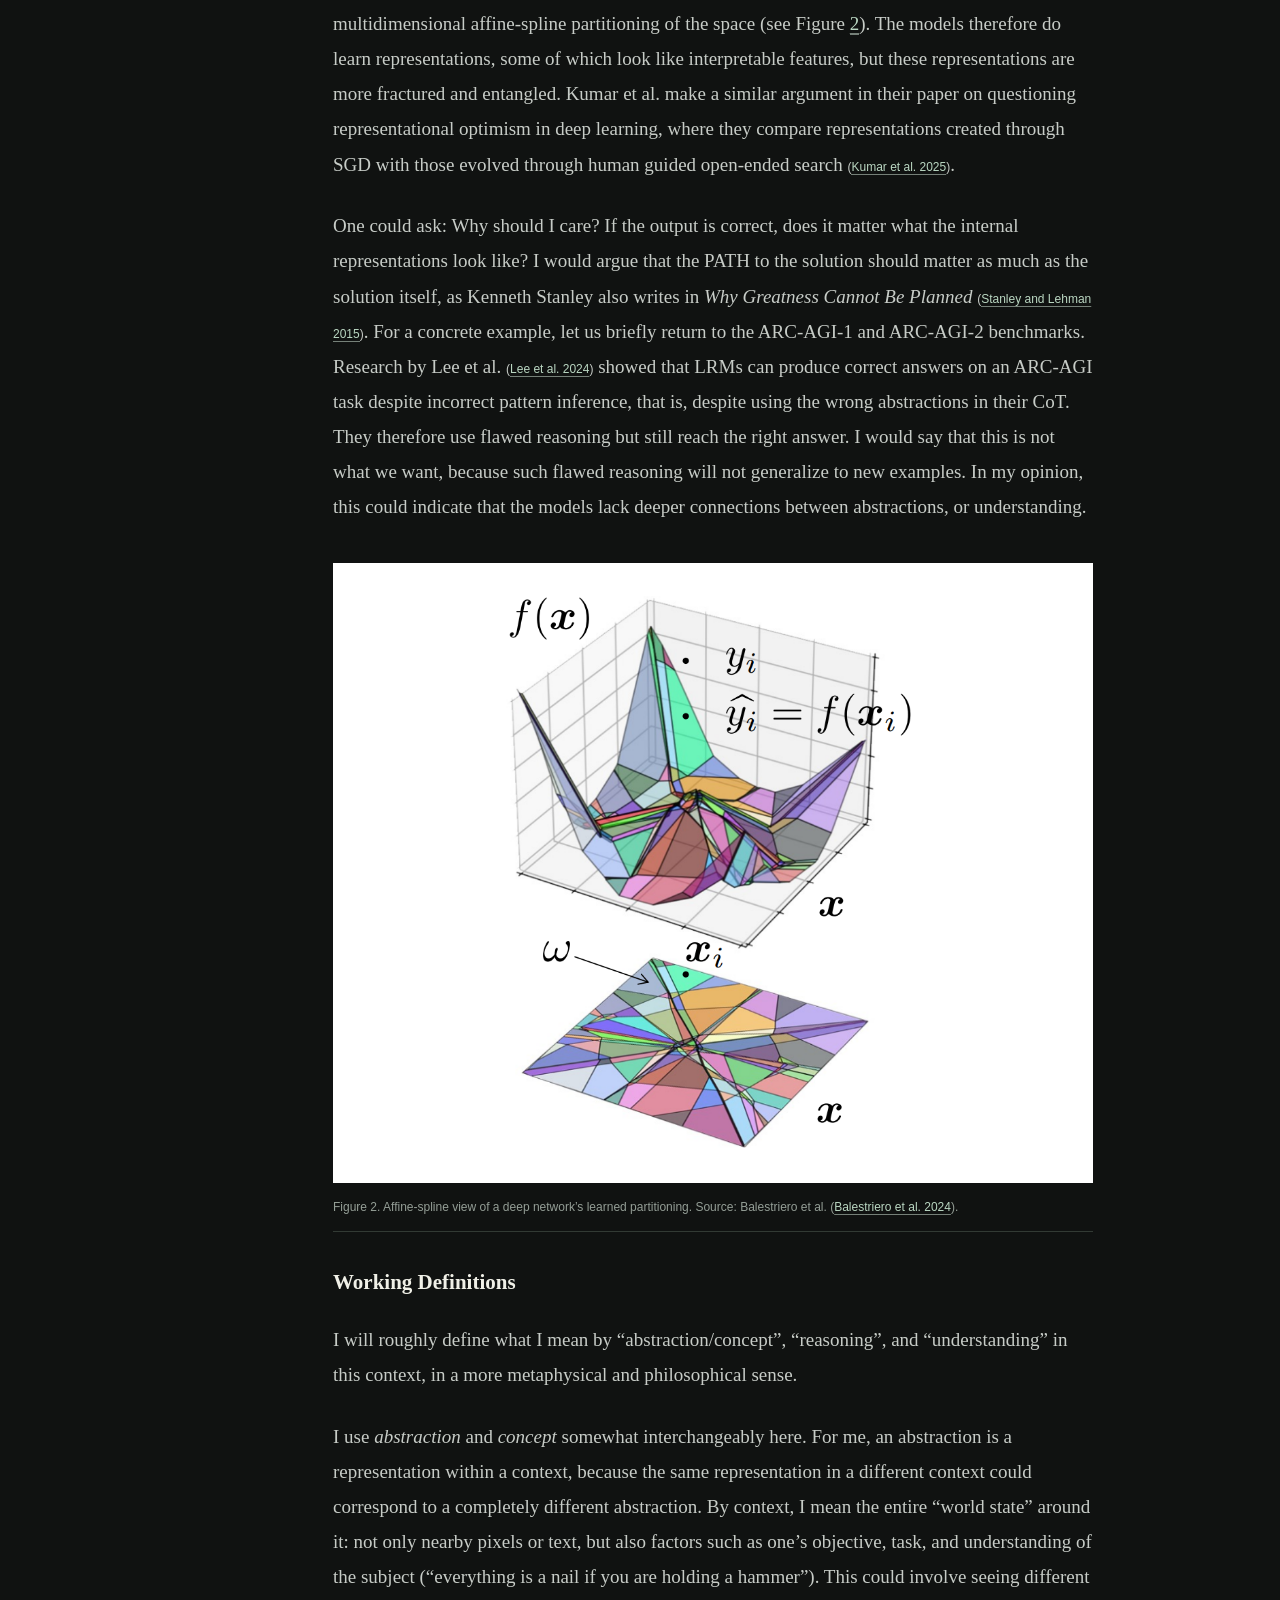
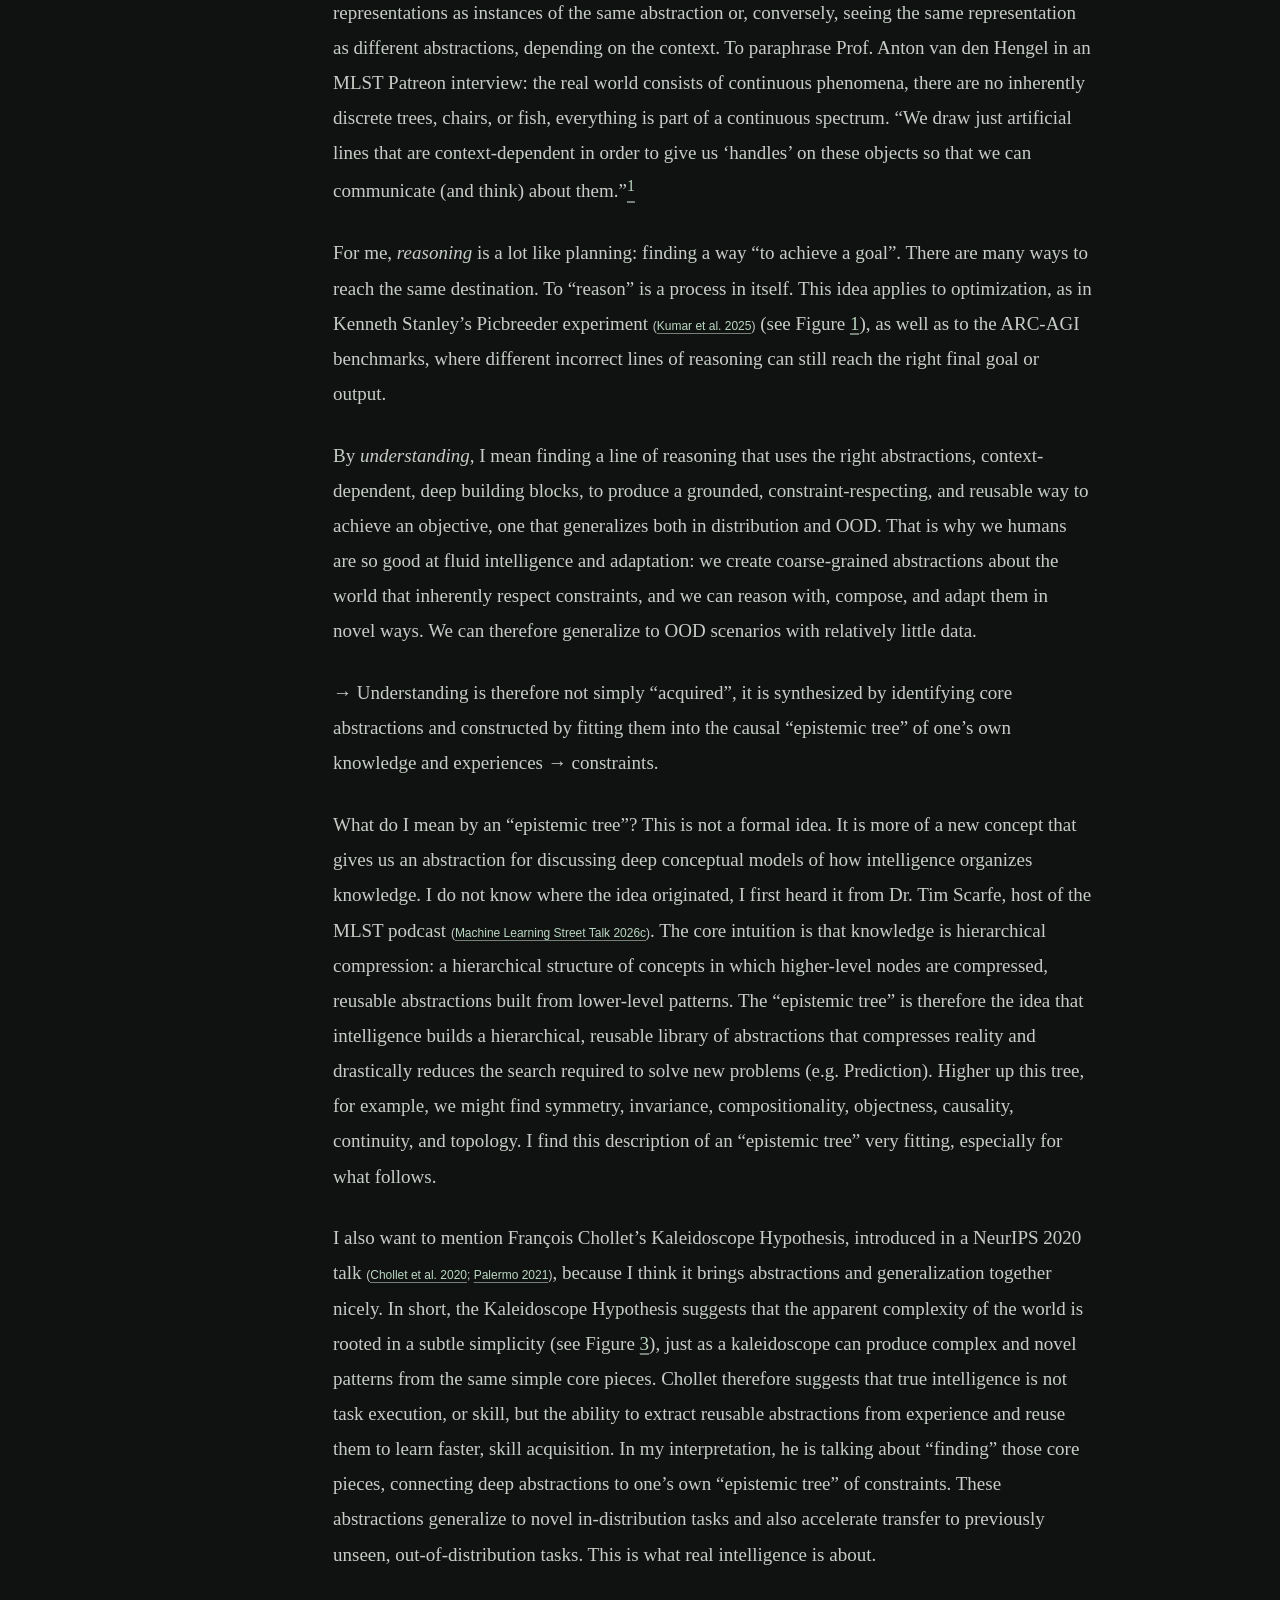
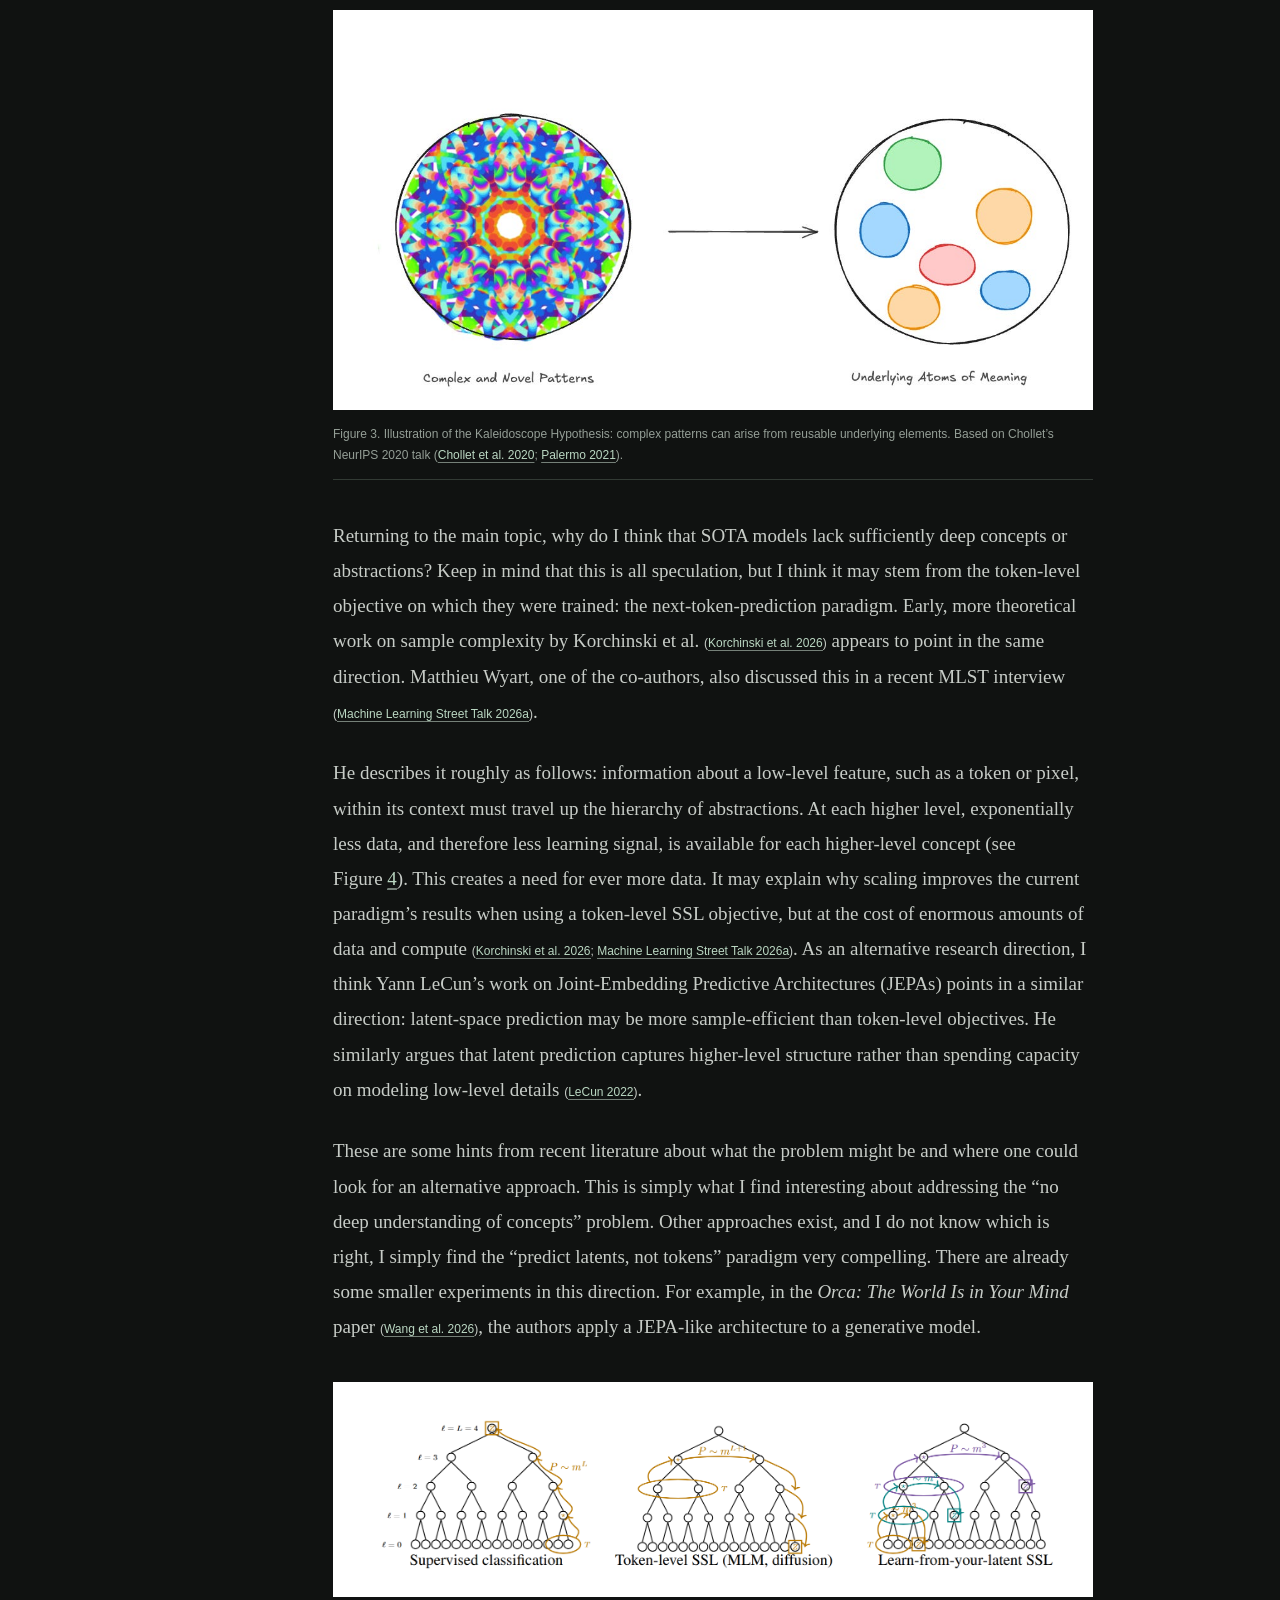
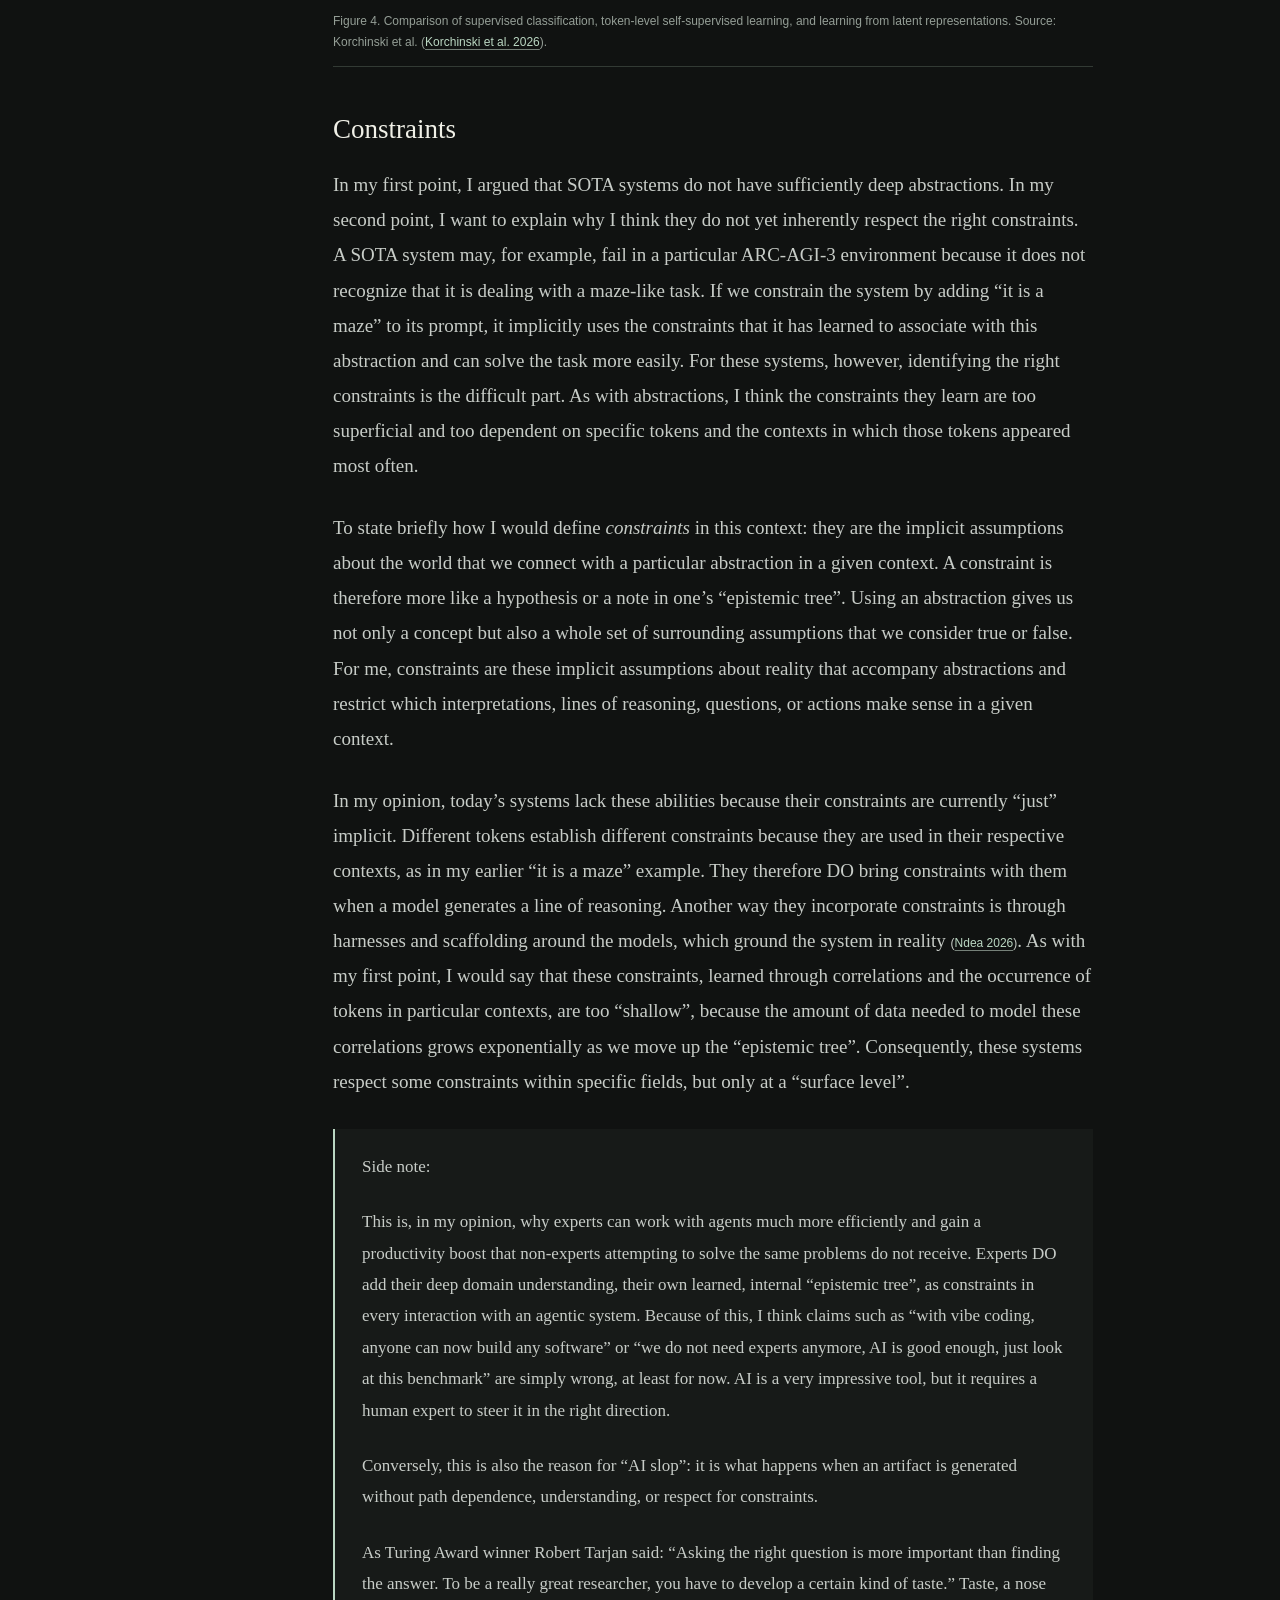
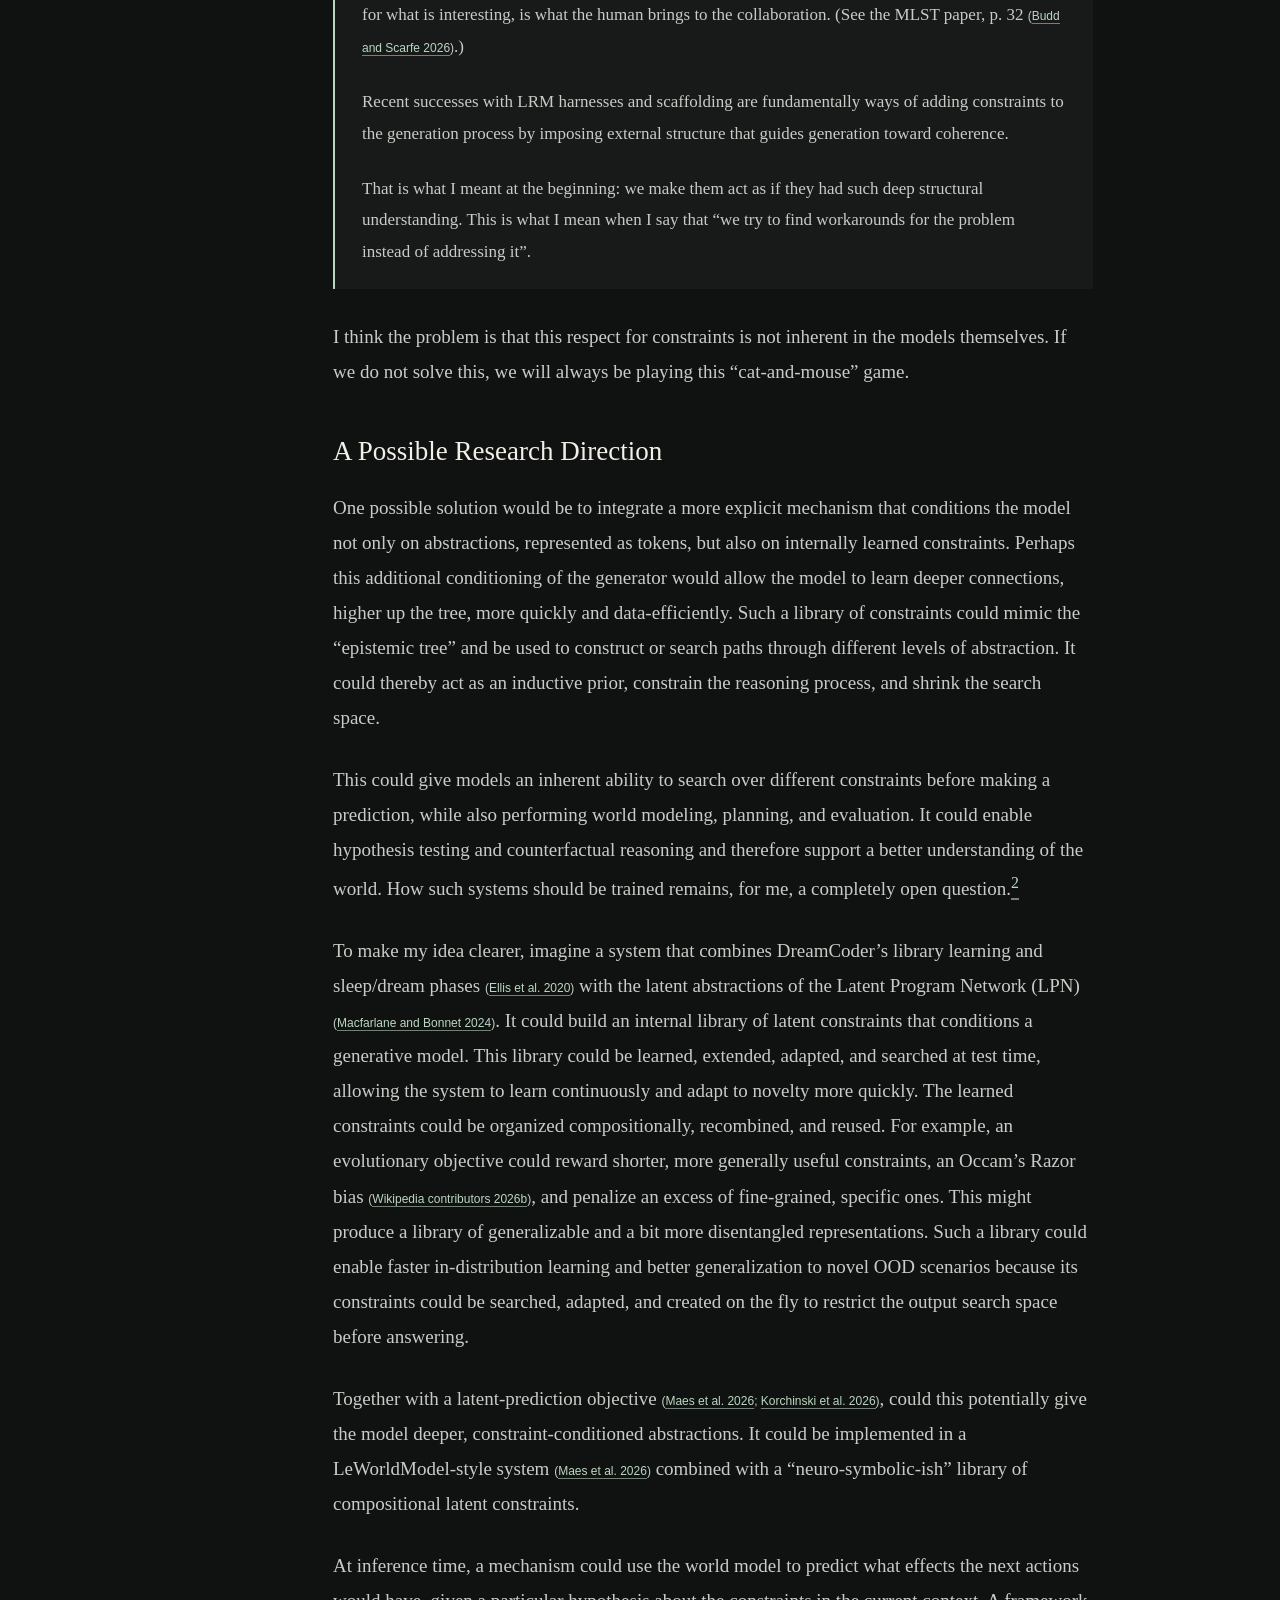
<file: posts/understanding-and-deep-abstractions.html>
<!DOCTYPE html>

<html lang="en">
<head>
<meta charset="utf-8"/>
<meta content="width=device-width, initial-scale=1" name="viewport"/>
<title>Understanding, constraints &amp; deep abstractions | Felix Seitzer</title>
<meta content="A personal perspective on the current AI paradigm and what may be missing: ARC-AGI, deep abstractions, constraints, and world models." name="description"/>
<meta content="#0b0d10" name="theme-color"/>
<link href="https://felix561.github.io/Felix_S/posts/understanding-and-deep-abstractions.html" rel="canonical"/>
<link href="../images/personal-icon.svg" rel="icon" type="image/svg+xml"/>
<link href="../images/personal-icon-32.png" rel="icon" sizes="32x32" type="image/png"/>
<link href="../images/personal-touch-icon.png" rel="apple-touch-icon"/>
<meta content="article" property="og:type"/>
<meta content="Felix Seitzer" property="og:site_name"/>
<meta content="en_US" property="og:locale"/>
<meta content="Understanding requires constraint-respecting reasoning with deep abstractions" property="og:title"/>
<meta content="A personal perspective on the current AI paradigm and what may be missing: ARC-AGI, deep abstractions, constraints, and world models." property="og:description"/>
<meta content="https://felix561.github.io/Felix_S/posts/understanding-and-deep-abstractions.html" property="og:url"/>
<meta content="https://felix561.github.io/Felix_S/images/og-personal-v2.png" property="og:image"/>
<meta content="Felix Seitzer – Artificial intelligence, with sculptural wireframe geometry" property="og:image:alt"/>
<meta content="summary_large_image" name="twitter:card"/>
<meta content="Understanding requires constraint-respecting reasoning with deep abstractions" name="twitter:title"/>
<meta content="A personal perspective on the current AI paradigm and what may be missing: ARC-AGI, deep abstractions, constraints, and world models." name="twitter:description"/>
<meta content="https://felix561.github.io/Felix_S/images/og-personal-v2.png" name="twitter:image"/>
<link href="../design.css" rel="stylesheet"/>
<script defer="" src="../theme.js"></script>
</head>
<body class="post-page">
<a class="skip-link" href="#main">Skip to content</a><nav aria-label="Main navigation" class="site-nav"><a class="brand" href="../index.html"><svg aria-hidden="true" class="brand-mark" fill="none" stroke="currentColor" stroke-width="1.15" viewbox="0 0 32 32"><path d="M16 2 29 9.5v13L16 30 3 22.5v-13Z M3 9.5 16 17l13-7.5 M16 17v13 M16 2v15 M3 22.5l13-7.5 13 7.5"></path></svg><span class="brand-name">Felix Seitzer</span></a><ul class="nav-list"><li class=""><a href="../index.html">About</a></li><li class=""><a href="../projects.html">Projects</a></li><li class=""><a href="../watchlist.html">Watch</a></li><li class=""><a href="../reading-list.html">Papers</a></li><li class="active"><a aria-current="page" href="../blog.html">Blog</a></li><li class=""><a href="../contact.html">Contact</a></li><li class="lang-switch"><a aria-label="Deutsche Version" href="../de/blog.html" lang="de">DE</a></li></ul><button aria-label="Toggle color theme" class="theme-toggle" onclick="toggleTheme(event)" type="button"><span class="toggle-track"></span></button></nav>
<main class="post-main" id="main"><header class="article-header"><a class="back-link" href="../blog.html">← All writing</a><h1>Understanding requires constraint-respecting reasoning with deep abstractions.</h1><p class="article-deck">A personal perspective on the current AI paradigm and what may be missing.</p><div class="article-meta"><span>Felix Seitzer</span><span>August 2026</span><span>26 min read</span><span>My first essay · Personal perspective</span></div></header><div class="article-layout"><aside class="article-toc"><details open=""><summary>In this essay</summary><ol><li><a href="#abstract">Abstract</a></li><li><a href="#a-note-before-starting">A Note Before Starting</a></li><li><a href="#motivation-and-the-arc-agi-challenge">Motivation and the ARC-AGI Challenge</a></li><li><a href="#how-i-see-the-current-ai-paradigm">How I See the Current AI Paradigm</a></li><li><a href="#my-position">My Position</a></li><li><a href="#closing-thoughts">Closing Thoughts</a></li><li><a href="#appendix">Appendix</a></li><li><a href="#bibliography">References</a></li></ol></details></aside><article class="post-content"><section class="essay-abstract" aria-labelledby="abstract"><h2 id="abstract">Abstract</h2><p>Current AI systems are unbelievably impressive, but I keep wondering how much of their progress reflects deeper understanding and how much comes from scaling and better scaffolding. Using ARC-AGI as a starting point, I try to explain why I think understanding requires two things: deep, reusable abstractions AND reasoning that respects the right constraints. From there, I explore whether latent-space prediction and a learned, compositional library of constraints—something like an “epistemic tree”—could help models search, adapt, and learn more efficiently. These are high-level ideas, not a tested solution. I am writing them down to sort out my own thoughts and explain which research directions I find interesting, and why.</p><p class="essay-disclaimer">This essay presents my personal perspective and research interests. It is not a peer-reviewed publication, and some arguments are intentionally exploratory.<br>Abstract generated with AI. The essay was written by me, with AI used only for corrections.</p></section><h2 class="unnumbered" id="a-note-before-starting">A Note Before Starting</h2>
<p>Before anything else, I feel that it is VERY important to address the elephant in the room: I am just a Master’s student. I do not yet have a lot of experience in the field of AI. I have worked on some private and university projects and spent seven months working as an AI engineer (as a working student) at a company. So, I do not have a “lot” of experience, and I want to include this big disclaimer at the start so that I do not sound overly “confident” or pretend to be somebody I am not.</p>
<p>With this in mind, I have been deeply interested in AI for the past four years. I do, indeed, read papers in my spare time for fun (sounds crazy, I know). I listen to podcasts about AI nearly every day and have done so for the past two years. I have listened to almost all the podcasts on MLST (Machine Learning Street Talk) and watched countless other long-form videos. I know this may sound unprofessional, but it is true: that is where a lot of my understanding and many of the connections I make come from. Professors from different disciplines (machine learning, neuroscience, cognitive science, mathematics, complexity science, biology, evolutionary science...) discuss the same concepts and ideas from their own perspectives and through their own lenses.</p>
<p>Why am I writing all of this? I hope to (1) sort out my own thoughts and intuitions about these high-level, abstract topics and (2) provide a hopefully coherent image of my personal perspective, including where it came from, for other people to understand.</p>
<h2 id="motivation-and-the-arc-agi-challenge">Motivation and the ARC-AGI Challenge</h2>
<p>Very early on, even before my first Master’s semester had started, I was drawn to the ARC-AGI challenge <span class="citation" data-cites="chollet2019arc">(<a href="#ref-chollet2019arc" role="doc-biblioref">Chollet 2019</a>)</span>, probably through the influence of Dr. Scarfe and MLST <span class="citation" data-cites="mlstchannel">(<a href="#ref-mlstchannel" role="doc-biblioref">Machine Learning Street Talk 2026b</a>)</span>. With this challenge, introduced by François Chollet in 2019, he essentially tries to create a proxy (benchmark) for measuring human-like general fluid intelligence. In my own words, he defines intelligence as <em>skill-acquisition efficiency</em> <span class="citation" data-cites="chollet2019arc">(<a href="#ref-chollet2019arc" role="doc-biblioref">Chollet 2019</a>)</span>: not, in absolute terms, how good a system is at any particular skill, but rather how efficiently, in terms of data, compute, and time, a system can acquire novel skills. For me, this benchmark is one of the few that really tries to address the underlying big question of how to make models more generally intelligent. That is why I feel drawn to it. It’s like the biggest and most exciting question there is: How can we make generally intelligent machines that truly understand?</p>
<h3 id="an-introduction-to-arc-agi">An Introduction to ARC-AGI</h3>
<p>This benchmark now has three versions and has received much more attention in recent years due to advances in SOTA AI systems. Very briefly, ARC-AGI-1 was designed as a static visual input <span class="math inline">→</span> output mapping problem <span class="citation" data-cites="arcprize2026tasks">(<a href="#ref-arcprize2026tasks" role="doc-biblioref">ARC Prize, Inc. 2026</a>)</span>. For each new task, you encounter a completely novel mechanic governing the underlying transformation and receive just a few examples from which you must generalize that mechanic or rule. Importantly, this presents a problem for classical deep-learning approaches, where we rely on SGD-based iterative imitation learning over many samples from a given data distribution. In the ARC setting, we can view each task as its own separate distribution. Although the representation, a grid of colors, is the same across tasks, the underlying mechanic is novel and out of distribution (OOD) to each other.</p>
<p>The second version of this benchmark, simply put, expanded the setting by introducing compositional stacks of rules in each task to further test multi-step reasoning.</p>
<p>The third version (ARC-AGI-3) goes a step further and changes the static input <span class="math inline">→</span> output format to an interactive, turn-based (agentic) setting. It provides different environments/games, each with multiple levels. These retain, to some extent, the low-level visual representation of a colored grid, the novelty of the games, and the compositional stacking of mechanics from the two predecessor versions. ARC-AGI-3 goes further by removing the few-shot example format and replacing it with a curriculum-like level design for each game, in which the agent needs to infer (1) the mechanics and (2) the goal, which is not given. This should test the ability of an agentic system to explore the world, infer unknown goals, build internal models of environmental dynamics, and plan effective action sequences without explicit instructions, solving each level and game as action-efficiently as possible. Systems are scored by comparing their action efficiency with that of human players to measure how fluidly intelligent they are. The creators therefore chose human performance as the scoring reference, using humans as a proxy for measuring “full” general fluid intelligence.</p>
<p>Sorry for this long explanation, but I think it is fundamentally important to understand this benchmark and how AI systems are solving it right now in order to separate identify the fundamental problem with current SOTA AI systems.</p>
<h2 id="how-i-see-the-current-ai-paradigm">How I See the Current AI Paradigm</h2>
<p>Before looking at how current AI systems are performing on the latest ARC-AGI benchmark, let us take a look at the systems’ progression over the first two versions leading up to this.</p>
<h3 id="from-arc-agi-1-to-arc-agi-3">From ARC-AGI-1 to ARC-AGI-3</h3>
<p>Performance on ARC-AGI-1 did not improve for a relatively long time, which could be attributed to a lack of interest as well as the benchmark’s difficulty. Test-time adaptation <span class="citation" data-cites="akyurek2024ttt">(<a href="#ref-akyurek2024ttt" role="doc-biblioref">Akyürek et al. 2024</a>)</span> eventually emerged as a breakthrough technique for making substantial progress on this first version, and performance improved even further when test-time compute methods such as CoT were introduced. In a nutshell, this showed that continuous adaptation of weights at inference time, or models’ own self-conditioning through “so-called” thinking traces (see Appendix A for why I write “so-called”), gave the systems a certain degree of fluid intelligence. These methods, combined with RL post-training, led to the largest improvements on ARC-AGI-1.</p>
<p>ARC-AGI-2 proposes a much more difficult setting for both humans and AI. However, the test-time methods mentioned above, together with scaled-up RL post-training using methods such as reinforcement learning with verifiable rewards (RLVR) <span class="citation" data-cites="lambert2024tulu3">(<a href="#ref-lambert2024tulu3" role="doc-biblioref"><span class="nocase">Lambert et al.</span> 2024</a>)</span> and RL algorithms such as GRPO <span class="citation" data-cites="shao2024deepseekmath">(<a href="#ref-shao2024deepseekmath" role="doc-biblioref"><span class="nocase">Shao et al.</span> 2024</a>)</span>, enabled models to generalize over reasoning traces rather than the literal task data. This has increased fluid intelligence, and, as a proxy, ARC-AGI-2 scores, to some extent, but perhaps not as much as the benchmark results suggest. This takes us into more speculative interpretation, but many researchers in the ARC-AGI community, including members of the ARC Prize team, believe that major SOTA AI labs intentionally or unintentionally engaged in “benchmaxxing” on ARC-AGI-2.</p>
<h3 id="benchmaxxing-and-scaling-around-the-problem">Benchmaxxing and Scaling Around the Problem</h3>
<p>(1) What is “benchmaxxing”? (2) Why is it a problem? (3) How did they do it? First, “benchmaxxing”, in my words, is the attempt to increase a benchmark score at all costs, essentially overfitting to a hidden test set. This means optimizing for the benchmark as a proxy rather than for the underlying ability it should measure. Second, this is a problem because, as with every benchmark, the test score itself should not become the target. It may be possible to find some mechanism that achieves a good score, but that is not the point, at least for a researcher. The benchmark serves as a proxy for an underlying ability that we want to measure in a system. We could imagine generating many very different proxy benchmarks that measure the same underlying ability. A system that has overfitted, or been “benchmaxxed”, on one of them WILL NOT generalize to the others. That is the real problem: we want abilities, not scores. As Goodhart’s Law states: “When a measure becomes a target, it ceases to be a good measure” <span class="citation" data-cites="wikipedia2026goodhart">(<a href="#ref-wikipedia2026goodhart" role="doc-biblioref">Wikipedia contributors 2026a</a>)</span>. Third, at a very high level, I think the following happened: millions of ARC-like examples were generated synthetically, an RL environment with an automatic verifier was built, and the model was trained in it using RLVR post-training techniques at scale. This essentially “clusters” a wide range of solutions in the “ARC data space” and enables models to generalize to the “rest” of what is asked in the test set at test time. That is the problematic aspect of the ARC-AGI-2 benchmark score. However, it is not black and white: SOTA systems have made some progress toward more fluidly intelligent systems, just perhaps not as much as their claims suggest.</p>
<blockquote>
<p>A small note on the whole “benchmaxxing” theme: one could argue that, by doing this, we really do acquire the ability represented by the underlying proxy for this one test and could therefore do the same optimization for all other proxies as well. To that I would say: yes, that is not wrong. It is a way forward, but a very inefficient one. It is like scaffolding the ability onto the model after a new benchmark appears. You always play this cat-and-mouse game, and that is not what we want, in my opinion. Yet this is what is happening in the industry on a much larger scale. We create ever more harnesses and scaffolding around base models to give them the ability to solve particular problems, one problem at a time. This actually works, as empirical results show, but I do not think it is a good way forward. It is a bit like “Good Old-Fashioned AI”, with its expert systems engineered to solve specific problems. However, as Rich Sutton’s “Bitter Lesson” <span class="citation" data-cites="sutton2019bitter">(<a href="#ref-sutton2019bitter" role="doc-biblioref">Sutton 2019</a>)</span> indicates, more general approaches do outperform specifically designed ones. This is, of course, my personal interpretation. Going one step further in this philosophical or metaphysical direction, I think the idea that simple, general methods beat specific, complex ones could be due to an inherent Occam’s Razor bias <span class="citation" data-cites="wikipedia2026occam">(<a href="#ref-wikipedia2026occam" role="doc-biblioref">Wikipedia contributors 2026b</a>)</span> in the nature of complex systems. This is also why I think we need to be more exploratory and less exploitative in research, perhaps by trying fundamentally different approaches and changes at the algorithmic level, including training methods and architectures. I will discuss this and my ideas in more detail later.</p>
</blockquote>
<p>ARC-AGI-3 tries to address this “benchmaxxing” challenge in several ways: by making the private-set distribution more unique, moving to interactive games that create a larger solution-search space, and human relative scoring. Its creators also made the decision not to officially evaluate solutions that use a specific ARC-AGI-3-designed harness. Instead, they try to evaluate frontier models within their general-purpose harnesses, which should prevent or at least slow the “benchmaxxing” phenomenon to some degree.</p>
<p>At the time of writing, ARC-AGI-3 presents a difficult challenge even for frontier AI systems. However, much of the recent progress seems to come from increasingly capable “all-purpose harnesses”. These harnesses provide tools, memory management, subtask allocation, and other specialized capabilities. Together with RLVR post-training and increasing amounts of test-time compute, this produces empirically strong scores. This is fascinating and very impressive, it actually works, and these systems do show a degree of fluid intelligence, although at the cost of a LOT of data, compute, and money. In my opinion, this is largely an exploitation of the current paradigm, using better scaffolding to build on existing capabilities and improve benchmark-specific performance. As ARC-AGI-3 has grown in relevance, there is also an economic incentive to achieve better scores, which makes it increasingly difficult to separate purely scientific progress from benchmark optimization...</p>
<p>In the following section, I want to describe my own position on what could be the problem with SOTA systems and what a more exploratory research direction could look like, so to address the root cause rather than treating the symptoms.</p>
<h2 id="my-position">My Position</h2>
<p><strong>Understanding requires constraint-respecting reasoning with deep abstractions.</strong></p>
<p>I would argue that this is a fundamental problem with SOTA systems because they (1) do not have sufficiently deep abstractions and (2) do not respect the right constraints of reality when using them. Understanding requires exactly these two things: deep abstractions AND respect for constraints. SOTA systems have this ability to some extent, but not enough to be human-like, so they compensate for what is missing with harnesses and scaffolding around the model, together with a ton of compute and data.</p>
<h3 id="deep-abstractions">Deep Abstractions</h3>
<p>To my first point: by “no deep abstractions”, I mean that these systems have more or less learned “surface-level” connections or correlations among the abstractions presented by language. This may seem to contradict what one “usually” learns in introductory deep-learning courses, where we are told, for example, that CNNs build increasingly abstract features as the network becomes deeper: from edges and corners, through facial features such as eyes and noses, to a representation of the full face. This is then demonstrated by visualizing a network’s feature maps. This is not wrong, it is simply not the full picture, in my view. The different layers do build internal abstract representations, but these are more like fractured, entangled representations <span class="citation" data-cites="kumar2025representational">(<a href="#ref-kumar2025representational" role="doc-biblioref">Kumar et al. 2025</a>)</span> than deeper, compositional abstractions (see Figure <a data-reference="fig:picbreeder-representations" data-reference-type="ref" href="#fig:picbreeder-representations">1</a>).</p>
<figure data-latex-placement="t" id="fig:picbreeder-representations">
<img alt="Unified factored and fractured entangled representations illustrated with Picbreeder outputs. Source: Kumar et al. ( Kumar et al. 2025 ) ." decoding="async" loading="lazy" src="../images/positioning/picbreeder.png"/>
<figcaption>Figure 1. Unified factored and fractured entangled representations illustrated with Picbreeder outputs. Source: Kumar et al. <span class="citation" data-cites="kumar2025representational">(<a href="#ref-kumar2025representational" role="doc-biblioref">Kumar et al. 2025</a>)</span>.</figcaption>
</figure>
<p>I find a geometric view of deep learning particularly helpful for thinking about the internal representations of network layers and abstractions <span class="citation" data-cites="balestriero2024geometry">(<a href="#ref-balestriero2024geometry" role="doc-biblioref">Balestriero et al. 2024</a>)</span>: each layer learns a multidimensional affine-spline partitioning of the space (see Figure <a data-reference="fig:deep-learning-geometry" data-reference-type="ref" href="#fig:deep-learning-geometry">2</a>). The models therefore do learn representations, some of which look like interpretable features, but these representations are more fractured and entangled. Kumar et al. make a similar argument in their paper on questioning representational optimism in deep learning, where they compare representations created through SGD with those evolved through human guided open-ended search <span class="citation" data-cites="kumar2025representational">(<a href="#ref-kumar2025representational" role="doc-biblioref">Kumar et al. 2025</a>)</span>.</p>
<p>One could ask: Why should I care? If the output is correct, does it matter what the internal representations look like? I would argue that the PATH to the solution should matter as much as the solution itself, as Kenneth Stanley also writes in <em>Why Greatness Cannot Be Planned</em> <span class="citation" data-cites="stanley2015greatness">(<a href="#ref-stanley2015greatness" role="doc-biblioref">Stanley and Lehman 2015</a>)</span>. For a concrete example, let us briefly return to the ARC-AGI-1 and ARC-AGI-2 benchmarks. Research by Lee et al. <span class="citation" data-cites="lee2024reasoning">(<a href="#ref-lee2024reasoning" role="doc-biblioref"><span class="nocase">Lee et al.</span> 2024</a>)</span> showed that LRMs can produce correct answers on an ARC-AGI task despite incorrect pattern inference, that is, despite using the wrong abstractions in their CoT. They therefore use flawed reasoning but still reach the right answer. I would say that this is not what we want, because such flawed reasoning will not generalize to new examples. In my opinion, this could indicate that the models lack deeper connections between abstractions, or understanding.</p>
<figure data-latex-placement="t" id="fig:deep-learning-geometry">
<img alt="Affine-spline view of a deep network’s learned partitioning. Source: Balestriero et al. ( Balestriero et al. 2024 ) ." decoding="async" loading="lazy" src="../images/positioning/geometry-of-learning.png"/>
<figcaption>Figure 2. Affine-spline view of a deep network’s learned partitioning. Source: Balestriero et al. <span class="citation" data-cites="balestriero2024geometry">(<a href="#ref-balestriero2024geometry" role="doc-biblioref">Balestriero et al. 2024</a>)</span>.</figcaption>
</figure>
<h4 id="working-definitions">Working Definitions</h4>
<p>I will roughly define what I mean by “abstraction/concept”, “reasoning”, and “understanding” in this context, in a more metaphysical and philosophical sense.</p>
<p>I use <em>abstraction</em> and <em>concept</em> somewhat interchangeably here. For me, an abstraction is a representation within a context, because the same representation in a different context could correspond to a completely different abstraction. By context, I mean the entire “world state” around it: not only nearby pixels or text, but also factors such as one’s objective, task, and understanding of the subject (“everything is a nail if you are holding a hammer”). This could involve seeing different representations as instances of the same abstraction or, conversely, seeing the same representation as different abstractions, depending on the context. To paraphrase Prof. Anton van den Hengel in an MLST Patreon interview: the real world consists of continuous phenomena, there are no inherently discrete trees, chairs, or fish, everything is part of a continuous spectrum. “We draw just artificial lines that are context-dependent in order to give us ‘handles’ on these objects so that we can communicate (and think) about them.”<a class="footnote-ref" href="#fn1" id="fnref1" role="doc-noteref"><sup>1</sup></a></p>
<p>For me, <em>reasoning</em> is a lot like planning: finding a way “to achieve a goal”. There are many ways to reach the same destination. To “reason” is a process in itself. This idea applies to optimization, as in Kenneth Stanley’s Picbreeder experiment <span class="citation" data-cites="kumar2025representational">(<a href="#ref-kumar2025representational" role="doc-biblioref">Kumar et al. 2025</a>)</span> (see Figure <a data-reference="fig:picbreeder-representations" data-reference-type="ref" href="#fig:picbreeder-representations">1</a>), as well as to the ARC-AGI benchmarks, where different incorrect lines of reasoning can still reach the right final goal or output.</p>
<p>By <em>understanding</em>, I mean finding a line of reasoning that uses the right abstractions, context-dependent, deep building blocks, to produce a grounded, constraint-respecting, and reusable way to achieve an objective, one that generalizes both in distribution and OOD. That is why we humans are so good at fluid intelligence and adaptation: we create coarse-grained abstractions about the world that inherently respect constraints, and we can reason with, compose, and adapt them in novel ways. We can therefore generalize to OOD scenarios with relatively little data.</p>
<p><span class="math inline">→</span> Understanding is therefore not simply “acquired”, it is synthesized by identifying core abstractions and constructed by fitting them into the causal “epistemic tree” of one’s own knowledge and experiences <span class="math inline">→</span> constraints.</p>
<p>What do I mean by an “epistemic tree”? This is not a formal idea. It is more of a new concept that gives us an abstraction for discussing deep conceptual models of how intelligence organizes knowledge. I do not know where the idea originated, I first heard it from Dr. Tim Scarfe, host of the MLST podcast <span class="citation" data-cites="mlst2026lange">(<a href="#ref-mlst2026lange" role="doc-biblioref">Machine Learning Street Talk 2026c</a>)</span>. The core intuition is that knowledge is hierarchical compression: a hierarchical structure of concepts in which higher-level nodes are compressed, reusable abstractions built from lower-level patterns. The “epistemic tree” is therefore the idea that intelligence builds a hierarchical, reusable library of abstractions that compresses reality and drastically reduces the search required to solve new problems (e.g. Prediction). Higher up this tree, for example, we might find symmetry, invariance, compositionality, objectness, causality, continuity, and topology. I find this description of an “epistemic tree” very fitting, especially for what follows.</p>
<p>I also want to mention François Chollet’s Kaleidoscope Hypothesis, introduced in a NeurIPS 2020 talk <span class="citation" data-cites="chollet2020abstraction palermo2021talkreview">(<a href="#ref-chollet2020abstraction" role="doc-biblioref">Chollet et al. 2020</a>; <a href="#ref-palermo2021talkreview" role="doc-biblioref">Palermo 2021</a>)</span>, because I think it brings abstractions and generalization together nicely. In short, the Kaleidoscope Hypothesis suggests that the apparent complexity of the world is rooted in a subtle simplicity (see Figure <a data-reference="fig:kaleidoscope-hypothesis" data-reference-type="ref" href="#fig:kaleidoscope-hypothesis">3</a>), just as a kaleidoscope can produce complex and novel patterns from the same simple core pieces. Chollet therefore suggests that true intelligence is not task execution, or skill, but the ability to extract reusable abstractions from experience and reuse them to learn faster, skill acquisition. In my interpretation, he is talking about “finding” those core pieces, connecting deep abstractions to one’s own “epistemic tree” of constraints. These abstractions generalize to novel in-distribution tasks and also accelerate transfer to previously unseen, out-of-distribution tasks. This is what real intelligence is about.</p>
<figure data-latex-placement="t" id="fig:kaleidoscope-hypothesis">
<img alt="Illustration of the Kaleidoscope Hypothesis: complex patterns can arise from reusable underlying elements. Based on Chollet’s NeurIPS 2020 talk ( Chollet et al. 2020 ; Palermo 2021 ) ." decoding="async" loading="lazy" src="../images/positioning/kaleidoscope.jpg"/>
<figcaption>Figure 3. Illustration of the Kaleidoscope Hypothesis: complex patterns can arise from reusable underlying elements. Based on Chollet’s NeurIPS 2020 talk <span class="citation" data-cites="chollet2020abstraction palermo2021talkreview">(<a href="#ref-chollet2020abstraction" role="doc-biblioref">Chollet et al. 2020</a>; <a href="#ref-palermo2021talkreview" role="doc-biblioref">Palermo 2021</a>)</span>.</figcaption>
</figure>
<p>Returning to the main topic, why do I think that SOTA models lack sufficiently deep concepts or abstractions? Keep in mind that this is all speculation, but I think it may stem from the token-level objective on which they were trained: the next-token-prediction paradigm. Early, more theoretical work on sample complexity by Korchinski et al. <span class="citation" data-cites="korchinski2026latents">(<a href="#ref-korchinski2026latents" role="doc-biblioref">Korchinski et al. 2026</a>)</span> appears to point in the same direction. Matthieu Wyart, one of the co-authors, also discussed this in a recent MLST interview <span class="citation" data-cites="mlst2026wyart">(<a href="#ref-mlst2026wyart" role="doc-biblioref">Machine Learning Street Talk 2026a</a>)</span>.</p>
<p>He describes it roughly as follows: information about a low-level feature, such as a token or pixel, within its context must travel up the hierarchy of abstractions. At each higher level, exponentially less data, and therefore less learning signal, is available for each higher-level concept (see Figure <a data-reference="fig:learn-from-latents" data-reference-type="ref" href="#fig:learn-from-latents">4</a>). This creates a need for ever more data. It may explain why scaling improves the current paradigm’s results when using a token-level SSL objective, but at the cost of enormous amounts of data and compute <span class="citation" data-cites="korchinski2026latents mlst2026wyart">(<a href="#ref-korchinski2026latents" role="doc-biblioref">Korchinski et al. 2026</a>; <a href="#ref-mlst2026wyart" role="doc-biblioref">Machine Learning Street Talk 2026a</a>)</span>. As an alternative research direction, I think Yann LeCun’s work on Joint-Embedding Predictive Architectures (JEPAs) points in a similar direction: latent-space prediction may be more sample-efficient than token-level objectives. He similarly argues that latent prediction captures higher-level structure rather than spending capacity on modeling low-level details <span class="citation" data-cites="lecun2022path">(<a href="#ref-lecun2022path" role="doc-biblioref">LeCun 2022</a>)</span>.</p>
<p>These are some hints from recent literature about what the problem might be and where one could look for an alternative approach. This is simply what I find interesting about addressing the “no deep understanding of concepts” problem. Other approaches exist, and I do not know which is right, I simply find the “predict latents, not tokens” paradigm very compelling. There are already some smaller experiments in this direction. For example, in the <em>Orca: The World Is in Your Mind</em> paper <span class="citation" data-cites="wang2026orca">(<a href="#ref-wang2026orca" role="doc-biblioref"><span class="nocase">Wang et al.</span> 2026</a>)</span>, the authors apply a JEPA-like architecture to a generative model.</p>
<figure data-latex-placement="t" id="fig:learn-from-latents">
<img alt="Comparison of supervised classification, token-level self-supervised learning, and learning from latent representations. Source: Korchinski et al. ( Korchinski et al. 2026 ) ." decoding="async" loading="lazy" src="../images/positioning/learning-from-latents.png"/>
<figcaption>Figure 4. Comparison of supervised classification, token-level self-supervised learning, and learning from latent representations. Source: Korchinski et al. <span class="citation" data-cites="korchinski2026latents">(<a href="#ref-korchinski2026latents" role="doc-biblioref">Korchinski et al. 2026</a>)</span>.</figcaption>
</figure>
<h3 id="constraints">Constraints</h3>
<p>In my first point, I argued that SOTA systems do not have sufficiently deep abstractions. In my second point, I want to explain why I think they do not yet inherently respect the right constraints. A SOTA system may, for example, fail in a particular ARC-AGI-3 environment because it does not recognize that it is dealing with a maze-like task. If we constrain the system by adding “it is a maze” to its prompt, it implicitly uses the constraints that it has learned to associate with this abstraction and can solve the task more easily. For these systems, however, identifying the right constraints is the difficult part. As with abstractions, I think the constraints they learn are too superficial and too dependent on specific tokens and the contexts in which those tokens appeared most often.</p>
<p>To state briefly how I would define <em>constraints</em> in this context: they are the implicit assumptions about the world that we connect with a particular abstraction in a given context. A constraint is therefore more like a hypothesis or a note in one’s “epistemic tree”. Using an abstraction gives us not only a concept but also a whole set of surrounding assumptions that we consider true or false. For me, constraints are these implicit assumptions about reality that accompany abstractions and restrict which interpretations, lines of reasoning, questions, or actions make sense in a given context.</p>
<p>In my opinion, today’s systems lack these abilities because their constraints are currently “just” implicit. Different tokens establish different constraints because they are used in their respective contexts, as in my earlier “it is a maze” example. They therefore DO bring constraints with them when a model generates a line of reasoning. Another way they incorporate constraints is through harnesses and scaffolding around the models, which ground the system in reality <span class="citation" data-cites="ndea2026creativity">(<a href="#ref-ndea2026creativity" role="doc-biblioref">Ndea 2026</a>)</span>. As with my first point, I would say that these constraints, learned through correlations and the occurrence of tokens in particular contexts, are too “shallow”, because the amount of data needed to model these correlations grows exponentially as we move up the “epistemic tree”. Consequently, these systems respect some constraints within specific fields, but only at a “surface level”.</p>
<blockquote>
<p>Side note:</p>
<p>This is, in my opinion, why experts can work with agents much more efficiently and gain a productivity boost that non-experts attempting to solve the same problems do not receive. Experts DO add their deep domain understanding, their own learned, internal “epistemic tree”, as constraints in every interaction with an agentic system. Because of this, I think claims such as “with vibe coding, anyone can now build any software” or “we do not need experts anymore, AI is good enough, just look at this benchmark” are simply wrong, at least for now. AI is a very impressive tool, but it requires a human expert to steer it in the right direction.</p>
<p>Conversely, this is also the reason for “AI slop”: it is what happens when an artifact is generated without path dependence, understanding, or respect for constraints.</p>
<p>As Turing Award winner Robert Tarjan said: “Asking the right question is more important than finding the answer. To be a really great researcher, you have to develop a certain kind of taste.” Taste, a nose for what is interesting, is what the human brings to the collaboration. (See the MLST paper, p. 32 <span class="citation" data-cites="budd2026creativity">(<a href="#ref-budd2026creativity" role="doc-biblioref">Budd and Scarfe 2026</a>)</span>.)</p>
<p>Recent successes with LRM harnesses and scaffolding are fundamentally ways of adding constraints to the generation process by imposing external structure that guides generation toward coherence.</p>
<p>That is what I meant at the beginning: we make them act as if they had such deep structural understanding. This is what I mean when I say that “we try to find workarounds for the problem instead of addressing it”.</p>
</blockquote>
<p>I think the problem is that this respect for constraints is not inherent in the models themselves. If we do not solve this, we will always be playing this “cat-and-mouse” game.</p>
<h3 id="a-possible-research-direction">A Possible Research Direction</h3>
<p>One possible solution would be to integrate a more explicit mechanism that conditions the model not only on abstractions, represented as tokens, but also on internally learned constraints. Perhaps this additional conditioning of the generator would allow the model to learn deeper connections, higher up the tree, more quickly and data-efficiently. Such a library of constraints could mimic the “epistemic tree” and be used to construct or search paths through different levels of abstraction. It could thereby act as an inductive prior, constrain the reasoning process, and shrink the search space.</p>
<p>This could give models an inherent ability to search over different constraints before making a prediction, while also performing world modeling, planning, and evaluation. It could enable hypothesis testing and counterfactual reasoning and therefore support a better understanding of the world. How such systems should be trained remains, for me, a completely open question.<a class="footnote-ref" href="#fn2" id="fnref2" role="doc-noteref"><sup>2</sup></a></p>
<p>To make my idea clearer, imagine a system that combines DreamCoder’s library learning and sleep/dream phases <span class="citation" data-cites="ellis2020dreamcoder">(<a href="#ref-ellis2020dreamcoder" role="doc-biblioref"><span class="nocase">Ellis et al.</span> 2020</a>)</span> with the latent abstractions of the Latent Program Network (LPN) <span class="citation" data-cites="macfarlane2024latent">(<a href="#ref-macfarlane2024latent" role="doc-biblioref">Macfarlane and Bonnet 2024</a>)</span>. It could build an internal library of latent constraints that conditions a generative model. This library could be learned, extended, adapted, and searched at test time, allowing the system to learn continuously and adapt to novelty more quickly. The learned constraints could be organized compositionally, recombined, and reused. For example, an evolutionary objective could reward shorter, more generally useful constraints, an Occam’s Razor bias <span class="citation" data-cites="wikipedia2026occam">(<a href="#ref-wikipedia2026occam" role="doc-biblioref">Wikipedia contributors 2026b</a>)</span>, and penalize an excess of fine-grained, specific ones. This might produce a library of generalizable and a bit more disentangled representations. Such a library could enable faster in-distribution learning and better generalization to novel OOD scenarios because its constraints could be searched, adapted, and created on the fly to restrict the output search space before answering.</p>
<p>Together with a latent-prediction objective <span class="citation" data-cites="maes2026lewm korchinski2026latents">(<a href="#ref-maes2026lewm" role="doc-biblioref">Maes et al. 2026</a>; <a href="#ref-korchinski2026latents" role="doc-biblioref">Korchinski et al. 2026</a>)</span>, could this potentially give the model deeper, constraint-conditioned abstractions. It could be implemented in a LeWorldModel-style system <span class="citation" data-cites="maes2026lewm">(<a href="#ref-maes2026lewm" role="doc-biblioref">Maes et al. 2026</a>)</span> combined with a “neuro-symbolic-ish” library of compositional latent constraints.</p>
<p>At inference time, a mechanism could use the world model to predict what effects the next actions would have, given a particular hypothesis about the constraints in the current context. A framework such as Karl Friston’s active inference <span class="citation" data-cites="friston2025active">(<a href="#ref-friston2025active" role="doc-biblioref">Friston et al. 2025</a>)</span> could help distinguish between hypotheses and unify perception, action, and learning in a single loop. This could help the system model decisions under uncertainty, actively shape the world and its subsequent observations through action, and maintain hypotheses about hidden causes through alternative sets of constraints, different paths through the model’s own “epistemic tree”.</p>
<p>That is just one way I can imagine making these abstract ideas more concrete. I do not know how these constraints could be learned, whether an SSL signal combined with an evolutionary or RL objective would be sufficient, or whether something else is missing. These are “just” very high-level ideas that I find interesting.</p>
<h2 id="closing-thoughts">Closing Thoughts</h2>
<p>To round everything up, I think that this more explicit way of learning constraints, searching, creating, adapting, and composing them, could condition the generative model in addition to its input and allow for world modeling and hypothesis search before answering. Together with deeper abstraction learning through latent-space prediction, this could potentially address the root cause and represent a step toward <em>models with real understanding</em>. That is why I am personally so interested in AI and in the ARC-AGI benchmark specifically.</p>
<p>That’s my position: <em>Understanding</em> requires <em>constraint-respecting reasoning</em> with <em>deep abstractions</em>.</p>
<p>One reason I think that writing down these very high-level thoughts could be useful comes from the biologist Michael Levin. In an interview <span class="citation" data-cites="mlst2024levin">(<a href="#ref-mlst2024levin" role="doc-biblioref">Machine Learning Street Talk 2024</a>)</span>, he discussed how different, almost philosophical, views of a problem can substantially affect the actionable research directions a researcher takes, and he has seen this happen in practice. I find this fascinating because how one thinks about a problem at this meta-philosophical level changes how one understands the problem itself. This can lead to theories, experiments, and approaches that one might otherwise never have considered. That is my “justification” for writing these ideas down, even if they are currently very high-level and barely more than intuitions.</p>
<p>Finally, I want to add again a BIG disclaimer: all of these ideas and theories are simply my interpretation and understanding of what is happening. It is entirely possible, and likely, that I am partially or completely wrong about some of these things.</p>
<p>I also want to acknowledge that I “talk down” SOTA AI systems a LOT here, so I want to clarify: SOTA systems are genuinely and unbelievably impressive, and most importantly, they actually work! I am presenting thoughts and theories here, without having empirical evidence to back this up.</p>
<p>Thank you for reading. I hope I have made my perspective understandable.</p>
<h2 class="unnumbered" id="appendix">Appendix</h2>
<h3 class="unnumbered" id="a-lets-just-not-anthropomorphize-too-much">A: Let’s Just Not Anthropomorphize Too Much</h3>
<p>One thing that bothers me about “mainstream” AI research communication is that we use too much anthropomorphic language. I know that metaphors and abstractions are important for discussing systems and making them understandable, but I think we should use them more cautiously. The general public sees models that perform extremely well on PhD-level tests and communicate in human language. On that basis alone, people attribute other human traits to these systems, not only capabilities they genuinely possess, but also implicit ones, and are then surprised when the systems cannot do simple things such as count the letter R in “strawberry”. In my opinion, this creates a false perception of these systems that is decoupled from reality and may cause problems down the road. The situation is made worse when we overuse human-like, anthropomorphic language to describe how these systems work.</p>
<p>Here is an interesting paper that discusses this problem: <span class="citation" data-cites="ibrahim2025anthropomorphic">(<a href="#ref-ibrahim2025anthropomorphic" role="doc-biblioref">Ibrahim and Cheng 2025</a>)</span></p>
<h2 class="unnumbered" id="bibliography">References</h2>
<div class="references csl-bib-body hanging-indent" id="refs" role="list">
<div class="csl-entry" id="ref-akyurek2024ttt" role="listitem">
Akyürek, Ekin, Mehul Damani, Linlu Qiu, Han Guo, Yoon Kim, and Jacob Andreas. 2024. <em>The Surprising Effectiveness of Test-Time Training for Abstract Reasoning</em>. <a href="https://arxiv.org/abs/2411.07279" rel="noreferrer noopener" target="_blank">https://arxiv.org/abs/2411.07279</a>.
</div>
<div class="csl-entry" id="ref-arcprize2026tasks" role="listitem">
ARC Prize, Inc. 2026. <em><span>ARC-AGI Tasks</span></em>. Online task explorer. <a href="https://arcprize.org/tasks?v=1" rel="noreferrer noopener" target="_blank">https://arcprize.org/tasks?v=1</a>.
</div>
<div class="csl-entry" id="ref-balestriero2024geometry" role="listitem">
Balestriero, Randall, Ahmed Imtiaz Humayun, and Richard Baraniuk. 2024. <em>On the Geometry of Deep Learning</em>. <a href="https://arxiv.org/abs/2408.04809" rel="noreferrer noopener" target="_blank">https://arxiv.org/abs/2408.04809</a>.
</div>
<div class="csl-entry" id="ref-budd2026creativity" role="listitem">
Budd, Jeremy, and Tim Scarfe. 2026. <em>Why Creativity Cannot Be Interpolated: And Why Understanding Is the Path to Get There</em>. MLST Archive, version 1.2. <a href="https://archive.mlst.ai/read/why-creativity-cannot-be-interpolated" rel="noreferrer noopener" target="_blank">https://archive.mlst.ai/read/why-creativity-cannot-be-interpolated</a>.
</div>
<div class="csl-entry" id="ref-chollet2019arc" role="listitem">
Chollet, François. 2019. <em>On the Measure of Intelligence</em>. <a href="https://arxiv.org/abs/1911.01547" rel="noreferrer noopener" target="_blank">https://arxiv.org/abs/1911.01547</a>.
</div>
<div class="csl-entry" id="ref-chollet2020abstraction" role="listitem">
Chollet, François, Melanie Mitchell, and Christian Szegedy. 2020. <em>Abstraction and Reasoning in <span>AI</span> Systems: Modern Perspectives</em>. NeurIPS talk. <a href="https://slideslive.com/38935790/abstraction-reasoning-in-ai-systems-modern-perspectives" rel="noreferrer noopener" target="_blank">https://slideslive.com/38935790/abstraction-reasoning-in-ai-systems-modern-perspectives</a>.
</div>
<div class="csl-entry" id="ref-ellis2020dreamcoder" role="listitem">
<span class="nocase">Ellis, Kevin, Catherine Wong, Maxwell Nye, et al.</span> 2020. <em><span>DreamCoder</span>: Growing Generalizable, Interpretable Knowledge with Wake-Sleep Bayesian Program Learning</em>. <a href="https://arxiv.org/abs/2006.08381" rel="noreferrer noopener" target="_blank">https://arxiv.org/abs/2006.08381</a>.
</div>
<div class="csl-entry" id="ref-foster2026idealobjects" role="listitem">
Foster, Jacob G. 2026. <em>Ideal Objects: <span>AI</span>, Abstraction, and the Nature of Culture</em>. Talk at Michael Levin’s Platonic Space symposium. <a href="https://www.youtube.com/watch?v=9cps3Wdv_hE" rel="noreferrer noopener" target="_blank">https://www.youtube.com/watch?v=9cps3Wdv_hE</a>.
</div>
<div class="csl-entry" id="ref-friston2025active" role="listitem">
Friston, Karl, Lancelot Da Costa, Alexander Tschantz, et al. 2025. <em>Active Inference and Artificial Reasoning</em>. <a href="https://arxiv.org/abs/2512.21129" rel="noreferrer noopener" target="_blank">https://arxiv.org/abs/2512.21129</a>.
</div>
<div class="csl-entry" id="ref-ibrahim2025anthropomorphic" role="listitem">
Ibrahim, Lujain, and Myra Cheng. 2025. <em>Thinking Beyond the Anthropomorphic Paradigm Benefits <span>LLM</span> Research</em>. <a href="https://arxiv.org/abs/2502.09192" rel="noreferrer noopener" target="_blank">https://arxiv.org/abs/2502.09192</a>.
</div>
<div class="csl-entry" id="ref-korchinski2026latents" role="listitem">
Korchinski, Daniel J., Alessandro Favero, and Matthieu Wyart. 2026. <em>Learn from Your Own Latents and Not from Tokens: A Sample-Complexity Theory</em>. <a href="https://doi.org/10.48550/arXiv.2605.27734" rel="noreferrer noopener" target="_blank">https://doi.org/10.48550/arXiv.2605.27734</a>.
</div>
<div class="csl-entry" id="ref-kumar2025representational" role="listitem">
Kumar, Akarsh, Jeff Clune, Joel Lehman, and Kenneth O. Stanley. 2025. <em>Questioning Representational Optimism in Deep Learning: The Fractured Entangled Representation Hypothesis</em>. <a href="https://arxiv.org/abs/2505.11581" rel="noreferrer noopener" target="_blank">https://arxiv.org/abs/2505.11581</a>.
</div>
<div class="csl-entry" id="ref-lambert2024tulu3" role="listitem">
<span class="nocase">Lambert, Nathan, Jacob Morrison, Valentina Pyatkin, et al.</span> 2024. <em><span>Tulu 3</span>: Pushing Frontiers in Open Language Model Post-Training</em>. <a href="https://arxiv.org/abs/2411.15124" rel="noreferrer noopener" target="_blank">https://arxiv.org/abs/2411.15124</a>.
</div>
<div class="csl-entry" id="ref-lecun2022path" role="listitem">
LeCun, Yann. 2022. <span>“A Path Towards Autonomous Machine Intelligence.”</span> In <em>OpenReview</em>. <a href="https://openreview.net/forum?id=BZ5a1r-kVsf" rel="noreferrer noopener" target="_blank">https://openreview.net/forum?id=BZ5a1r-kVsf</a>.
</div>
<div class="csl-entry" id="ref-lee2024reasoning" role="listitem">
<span class="nocase">Lee, Seungpil, Woochang Sim, Donghyeon Shin, et al.</span> 2024. <em>Reasoning Abilities of Large Language Models: In-Depth Analysis on the Abstraction and Reasoning Corpus</em>. <a href="https://arxiv.org/abs/2403.11793" rel="noreferrer noopener" target="_blank">https://arxiv.org/abs/2403.11793</a>.
</div>
<div class="csl-entry" id="ref-macfarlane2024latent" role="listitem">
Macfarlane, Matthew V., and Clément Bonnet. 2024. <em>Searching Latent Program Spaces</em>. <a href="https://arxiv.org/abs/2411.08706" rel="noreferrer noopener" target="_blank">https://arxiv.org/abs/2411.08706</a>.
</div>
<div class="csl-entry" id="ref-mlst2024levin" role="listitem">
Machine Learning Street Talk. 2024. <em>Michael Levin: Why Intelligence Isn’t Limited to Brains</em>. YouTube video. <a href="https://www.youtube.com/watch?v=6w5xr8BYV8M" rel="noreferrer noopener" target="_blank">https://www.youtube.com/watch?v=6w5xr8BYV8M</a>.
</div>
<div class="csl-entry" id="ref-mlst2026wyart" role="listitem">
Machine Learning Street Talk. 2026a. <em><span>AI</span> Is Learning at the Wrong Level of Abstraction: Matthieu Wyart</em>. YouTube video. <a href="https://www.youtube.com/watch?v=revreN8LZ_M" rel="noreferrer noopener" target="_blank">https://www.youtube.com/watch?v=revreN8LZ_M</a>.
</div>
<div class="csl-entry" id="ref-mlstchannel" role="listitem">
Machine Learning Street Talk. 2026b. <em>Machine Learning Street Talk</em>. YouTube channel. <a href="https://www.youtube.com/c/machinelearningstreettalk" rel="noreferrer noopener" target="_blank">https://www.youtube.com/c/machinelearningstreettalk</a>.
</div>
<div class="csl-entry" id="ref-mlst2026lange" role="listitem">
Machine Learning Street Talk. 2026c. <em>When <span>AI</span> Discovers the Next Transformer: Robert Lange</em>. YouTube video. <a href="https://www.youtube.com/watch?v=EInEmGaMRLc" rel="noreferrer noopener" target="_blank">https://www.youtube.com/watch?v=EInEmGaMRLc</a>.
</div>
<div class="csl-entry" id="ref-maes2026lewm" role="listitem">
Maes, Lucas, Quentin Le Lidec, Damien Scieur, Yann LeCun, and Randall Balestriero. 2026. <em><span>LeWorldModel</span>: Stable End-to-End Joint-Embedding Predictive Architecture from Pixels</em>. <a href="https://arxiv.org/abs/2603.19312" rel="noreferrer noopener" target="_blank">https://arxiv.org/abs/2603.19312</a>.
</div>
<div class="csl-entry" id="ref-ndea2026creativity" role="listitem">
Ndea. 2026. <em>Why Creativity Cannot Be Interpolated: <span>MLST</span></em>. YouTube video. <a href="https://www.youtube.com/watch?v=XvVvx58ZF2w" rel="noreferrer noopener" target="_blank">https://www.youtube.com/watch?v=XvVvx58ZF2w</a>.
</div>
<div class="csl-entry" id="ref-palermo2021talkreview" role="listitem">
Palermo, Joe. 2021. <em>Talk Review: Fran<span>ç</span>ois Chollet’s <span>NeurIPS 2020</span> Talk</em>. Online article. <a href="https://joepalermo.github.io/2021/01/10/talk-review-francois-chollet-neurips-2020.html" rel="noreferrer noopener" target="_blank">https://joepalermo.github.io/2021/01/10/talk-review-francois-chollet-neurips-2020.html</a>.
</div>
<div class="csl-entry" id="ref-shao2024deepseekmath" role="listitem">
<span class="nocase">Shao, Zhihong, Peiyi Wang, Qihao Zhu, et al.</span> 2024. <em><span>DeepSeekMath</span>: Pushing the Limits of Mathematical Reasoning in Open Language Models</em>. <a href="https://arxiv.org/abs/2402.03300" rel="noreferrer noopener" target="_blank">https://arxiv.org/abs/2402.03300</a>.
</div>
<div class="csl-entry" id="ref-stanley2015greatness" role="listitem">
Stanley, Kenneth O., and Joel Lehman. 2015. <em>Why Greatness Cannot Be Planned: The Myth of the Objective</em>. Springer. <a href="https://link.springer.com/book/9783319155234" rel="noreferrer noopener" target="_blank">https://link.springer.com/book/9783319155234</a>.
</div>
<div class="csl-entry" id="ref-sutton2019bitter" role="listitem">
Sutton, Richard S. 2019. <em>The Bitter Lesson</em>. Online essay. <a href="https://www.incompleteideas.net/IncIdeas/BitterLesson.html" rel="noreferrer noopener" target="_blank">https://www.incompleteideas.net/IncIdeas/BitterLesson.html</a>.
</div>
<div class="csl-entry" id="ref-wang2026orca" role="listitem">
<span class="nocase">Wang, Yihao, Yuheng Ji, Mingyu Cao, et al.</span> 2026. <em><span>Orca</span>: The World Is in Your Mind</em>. <a href="https://arxiv.org/abs/2606.30534" rel="noreferrer noopener" target="_blank">https://arxiv.org/abs/2606.30534</a>.
</div>
<div class="csl-entry" id="ref-wikipedia2026goodhart" role="listitem">
Wikipedia contributors. 2026a. <em>Goodharts Gesetz</em>. Wikipedia. <a href="https://de.wikipedia.org/wiki/Goodharts_Gesetz" rel="noreferrer noopener" target="_blank">https://de.wikipedia.org/wiki/Goodharts_Gesetz</a>.
</div>
<div class="csl-entry" id="ref-wikipedia2026occam" role="listitem">
Wikipedia contributors. 2026b. <em>Occam’s Razor</em>. Wikipedia. <a href="https://en.wikipedia.org/wiki/Occam's_razor" rel="noreferrer noopener" target="_blank">https://en.wikipedia.org/wiki/Occam's_razor</a>.
</div>
</div>
<section class="footnotes footnotes-end-of-document" id="footnotes" role="doc-endnotes">
<hr/>
<ol>
<li id="fn1"><p>For related metaphysical context, see the talk from Michael Levin’s Platonic Space symposium <span class="citation" data-cites="foster2026idealobjects">(<a href="#ref-foster2026idealobjects" role="doc-biblioref">Foster 2026</a>)</span>.<a class="footnote-back" href="#fnref1" role="doc-backlink">↩︎</a></p></li>
<li id="fn2"><p>By “world modeling”, I mean world models that predict the consequences of actions in an environment. I do not think world models have to represent the three-dimensional physical world or a video-game environment. As Michael Levin said, the important point is that the perception–prediction–action loop affects the same world that the senses perceive <span class="citation" data-cites="mlst2024levin">(<a href="#ref-mlst2024levin" role="doc-biblioref">Machine Learning Street Talk 2024</a>)</span>.<a class="footnote-back" href="#fnref2" role="doc-backlink">↩︎</a></p></li>
</ol>
</section>
<div class="post-end"><a href="../blog.html">← All writing</a><a href="#main">Back to top ↑</a></div></article></div><footer class="site-footer"><span>© 2026 Felix Seitzer</span><span>Regensburg, Germany <span aria-hidden="true">↗</span></span></footer></main>
</body>
</html>
</file>
<file: design.css>
/* Felix Seitzer — quiet geometry, readable pages. No build step. */
:root{color-scheme:dark;--bg:#101211;--surface:#171a18;--text:#c7ccc7;--bright:#f0f0e7;--muted:#949e96;--border:#323a34;--accent:#bad7c2;--accent-2:#c6c6ae;--green:#bad7c2;--dim:#758078;--serif:Georgia,'Times New Roman',serif;--sans:Arial,Helvetica,sans-serif}
[data-theme="light"]{color-scheme:light;--bg:#f4f3ed;--surface:#eeeee6;--text:#38443c;--bright:#17271e;--muted:#616e63;--border:#cbd1c6;--accent:#315e44;--accent-2:#59613c;--green:#315e44;--dim:#717e73}
*{box-sizing:border-box}html{scroll-behavior:smooth;scroll-padding-top:110px}body{margin:0;background:var(--bg);color:var(--text);font:16px/1.75 var(--sans);-webkit-font-smoothing:antialiased}a{color:inherit;text-decoration:none}a:hover{color:var(--accent)}p a,.entry-links a,.paper-links a,.watch-links a,.site-credit a{border-bottom:1px solid var(--dim)}a:focus-visible,button:focus-visible,summary:focus-visible{outline:2px solid var(--accent);outline-offset:6px}button{font:inherit;color:inherit}img{display:block;max-width:100%}::selection{background:#668b7066}h1,h2,h3,h4{color:var(--bright);line-height:1.15;font-weight:400}h1,h2,h3{font-family:var(--serif)}p{margin:0 0 1.2em}strong{color:var(--bright)}
.site-nav{position:relative;z-index:10;display:flex;align-items:center;gap:32px;max-width:1440px;margin:auto;padding:25px 5%;border-bottom:1px solid var(--border)}.brand{display:flex;align-items:center;gap:14px;color:var(--bright);white-space:nowrap;font-size:14px;letter-spacing:.01em}.brand-mark{width:29px;height:29px;display:block}.nav-list{display:flex;gap:25px;list-style:none;margin:0 0 0 auto;padding:0}.nav-list a{display:block;font-size:13px;padding:9px 0;color:var(--muted)}.nav-list a:hover,.nav-list .active a{color:var(--bright)}.nav-list .active a{box-shadow:0 1px var(--bright)}.lang-switch{margin-left:12px;text-transform:uppercase}.theme-toggle{background:transparent;border:1px solid var(--border);border-radius:50%;width:34px;height:34px;cursor:pointer;flex-shrink:0;display:grid;place-items:center;padding:0}.toggle-track{width:13px;height:13px;border:1px solid var(--muted);border-radius:50%;background:linear-gradient(90deg,var(--bright) 50%,transparent 50%)}
main{max-width:1140px;margin:0 auto;padding:0 38px 60px;position:relative;z-index:1}main>section{margin-top:46px}.page-header{padding:76px 0 48px;border-bottom:1px solid var(--border);margin:0 0 48px!important;max-width:100%}.eyebrow,.section-label,.article-meta,.toc-label{font-size:11px;font-family:var(--sans);text-transform:uppercase;letter-spacing:.16em;color:var(--muted)}.eyebrow{display:flex;align-items:center;gap:12px;margin:0 0 24px}.eyebrow::before{content:"";width:6px;height:6px;border-radius:50%;background:var(--accent)}.page-header h1{font-size:clamp(48px,6vw,76px);letter-spacing:-.045em;margin:0 0 20px}.page-header>p:last-child{max-width:620px;color:var(--muted);margin-bottom:0;font-size:17px}.section-label{margin:0 0 22px;display:flex;gap:16px;align-items:center}.section-label::before{content:"";width:22px;height:1px;background:var(--dim)}
.home-hero{min-height:590px;display:flex;align-items:center;position:relative;border-bottom:1px solid var(--border);margin:0 -38px 50px!important;padding:54px 38px;isolation:isolate}.hero-copy{max-width:670px;position:relative;z-index:2}.home-hero h1{font-size:clamp(54px,6.5vw,87px);line-height:1.03;letter-spacing:-.055em;margin:0 0 27px}.home-hero h1 em{font-weight:400;color:var(--accent);font-style:italic}.hero-description{font-size:16px;max-width:440px;color:var(--muted);line-height:1.8}.hero-actions{display:flex;gap:25px;align-items:center;flex-wrap:wrap;margin-top:30px;font-size:13px}.primary-link{border:1px solid var(--border);padding:12px 20px;display:inline-flex;gap:28px;align-items:center;background:var(--bg)}.primary-link:hover{border-color:var(--accent)}.geometry{position:absolute;inset:0;z-index:-1;pointer-events:none;width:100%;height:100%;opacity:.75}.home-hero .geometry{width:100%;opacity:1}.geometry-pause{position:absolute;right:16px;bottom:18px;background:var(--bg);border:1px solid var(--border);padding:6px 10px;font-size:10px;letter-spacing:.04em;color:var(--muted);cursor:pointer;z-index:3}.site-background{position:fixed;inset:0;z-index:0;pointer-events:none;opacity:.16;mask-image:linear-gradient(90deg,transparent 38%,black)}
.block,.intro-block{font-size:16px;line-height:1.85}.block p:last-child{margin-bottom:0}.who-block{display:flex;gap:38px;align-items:center;padding:30px 0;border-bottom:1px solid var(--border)}.photo-frame{width:138px;background:var(--surface);border-radius:50%;padding:8px;border:1px solid var(--border);overflow:hidden}.profile-photo{aspect-ratio:1;object-fit:contain}.who-photo-col{flex-shrink:0}.who-text-col{flex:1;min-width:0}.who-field{display:flex;gap:12px;font-size:13px;padding:3px 0}.who-key{min-width:80px;color:var(--muted)}.who-sep{display:none}.who-val.bright{color:var(--bright);font-size:20px}.who-val.accent{color:var(--accent)}.about-body{max-width:760px}.contact-row{display:flex;flex-wrap:wrap;gap:12px 28px}.contact-chip{font-size:13px;padding:8px 0;border-bottom:1px solid var(--border);display:flex;gap:14px}.chip-symbol{color:var(--muted)}.log-entry{display:grid;grid-template-columns:90px 65px 1fr;gap:16px;border-bottom:1px solid var(--border);padding:17px 0;font-size:13px}.log-ts,.log-lvl{color:var(--muted)}.log-msg{color:var(--text)}
.entry-list,.paper-list,.watch-list{display:flex;flex-direction:column;gap:20px}.entry,.paper-item,.watch-card{background:var(--surface);border:1px solid var(--border)}.entry-header{width:100%;background:transparent;border:0;display:grid;grid-template-columns:30px minmax(0,1fr) auto 16px;gap:20px;text-align:left;padding:26px;cursor:pointer;align-items:start}.entry-header:hover{background:color-mix(in srgb,var(--accent) 3%,transparent)}.entry-index,.watch-index{font-size:11px;color:var(--muted);padding-top:6px}.entry-meta{font-size:10px;text-transform:uppercase;letter-spacing:.13em;color:var(--accent);margin-bottom:9px}.entry-title{font-size:25px;margin:0 0 12px}.entry-summary{font-size:14px;color:var(--muted);margin:0;line-height:1.7}.entry-badges{display:flex;gap:6px;max-width:185px;flex-wrap:wrap;justify-content:end}.entry-badge,.watch-tag,.paper-status{display:inline-block;border:1px solid var(--border);padding:2px 8px;font-size:10px;text-transform:uppercase;letter-spacing:.06em;color:var(--muted)}.entry-chevron{transition:transform .2s;color:var(--muted)}.entry.open .entry-chevron{transform:rotate(90deg)}.entry-body{display:none;border-top:1px solid var(--border);padding:15px 28px 28px 76px}.entry.open .entry-body{display:block}.entry-points{padding-left:18px;font-size:14px}.entry-points li{margin:10px 0}.entry-links,.watch-links,.paper-links{display:flex;gap:12px 24px;flex-wrap:wrap;font-size:13px;margin-top:20px;overflow-wrap:anywhere}.paper-item,.watch-card{padding:28px}.paper-head{display:grid;grid-template-columns:auto minmax(0,1fr) auto;gap:16px;align-items:start}.paper-title{font-size:26px;margin:0}.paper-year{font-size:12px;color:var(--muted)}.paper-status.read{color:var(--accent)}.paper-status.queue{color:var(--accent-2)}.paper-authors{font-size:13px;color:var(--muted);margin:15px 0 20px}.paper-tldr,.paper-interest{font-size:15px;margin:10px 0}.paper-tldr strong,.paper-interest strong{font-weight:500;color:var(--accent)}.watch-head{display:grid;grid-template-columns:25px 1fr auto;gap:14px}.watch-title{font-size:25px;margin:0 0 18px}.watch-date{font-size:12px;color:var(--muted)}.watch-meta{display:flex;gap:8px;flex-wrap:wrap;margin-bottom:18px}.watch-note{font-size:15px}.video-frame{position:relative;aspect-ratio:16/9;background:#070908}.video-frame iframe{position:absolute;inset:0;width:100%;height:100%;border:0}
.availability{display:flex;gap:18px;align-items:baseline;max-width:740px}.availability-dot{width:7px;height:7px;border-radius:50%;background:var(--accent);flex-shrink:0}.contact-table{display:grid;gap:12px}.contact-row-item{display:grid;grid-template-columns:30px 100px 1fr 20px;gap:20px;align-items:center;border-bottom:1px solid var(--border);padding:25px 0;font-size:15px}.cr-index,.cr-key,.cr-arrow{color:var(--muted);font-size:12px}.cr-val{overflow-wrap:anywhere;color:var(--bright)}.note-block{display:flex;gap:20px;max-width:720px}.note-icon{color:var(--accent)}.site-credit{font-size:11px;color:var(--muted);margin-top:70px;padding-top:24px;border-top:1px solid var(--border)}.site-footer{display:flex;justify-content:space-between;gap:24px;border-top:1px solid var(--border);padding:25px 0;margin-top:65px;font-size:12px;color:var(--muted)}.footer-spacer{display:none}.skip-link{position:fixed;left:20px;top:-100px;padding:10px 20px;background:var(--bright);color:var(--bg);z-index:20}.skip-link:focus{top:10px}
.essay-card{display:grid;grid-template-columns:1fr 270px;gap:45px;padding:38px;border:1px solid var(--border);background:var(--surface);align-items:center}.essay-card h2{font-size:clamp(28px,3.5vw,42px);letter-spacing:-.025em;margin:14px 0 20px}.essay-card p{color:var(--muted);font-size:15px}.essay-card img{width:100%;height:200px;object-fit:contain;background:#f4f3ed;padding:18px}.essay-card .read-link{font-size:13px;color:var(--accent);display:inline-block;margin-top:10px}.essay-card:hover{border-color:var(--dim)}.essay-card .eyebrow{margin:0}.blog-note{color:var(--muted);font-size:14px;max-width:650px;margin-top:32px}
.post-main{max-width:1240px}.article-header{max-width:920px;padding:65px 0 45px}.back-link{color:var(--muted);font-size:13px}.article-header h1{font-size:clamp(42px,5.2vw,68px);letter-spacing:-.045em;line-height:1.06;margin:32px 0 25px}.article-deck{font:22px/1.5 var(--serif);max-width:720px;color:var(--muted)}.article-meta{letter-spacing:.08em;display:flex;gap:24px;flex-wrap:wrap;margin-top:32px}.article-layout{display:grid;grid-template-columns:220px minmax(0,760px);gap:55px;border-top:1px solid var(--border);padding-top:45px}.article-toc{position:sticky;top:25px;align-self:start;font-size:12px;max-height:90vh;overflow:auto}.article-toc ol{list-style:none;padding:0;margin:20px 0}.article-toc li{margin-bottom:14px;line-height:1.5}.article-toc a{color:var(--muted)}.article-toc a:hover{color:var(--bright)}.article-toc summary{cursor:pointer;color:var(--bright);font-size:11px;text-transform:uppercase;letter-spacing:.14em}.post-content{font:19px/1.85 var(--serif);min-width:0}.post-content h2{font-size:37px;letter-spacing:-.03em;margin:65px 0 25px;line-height:1.2;scroll-margin-top:35px}.post-content>h2:first-child{margin-top:0}.post-content h3{font-size:27px;margin:45px 0 20px;line-height:1.3}.post-content h4{font-size:21px;font-weight:bold;margin-top:35px}.post-content p{margin-bottom:1.4em}.post-content a{color:var(--accent);text-decoration:underline;text-decoration-color:var(--dim);text-underline-offset:3px;overflow-wrap:anywhere}.post-content .citation{font:12px/1.6 var(--sans)}.post-content blockquote{margin:30px 0;padding:22px 27px;background:var(--surface);border-left:2px solid var(--accent);font-size:17px}.post-content blockquote p:last-child{margin:0}.post-content figure{margin:38px 0}.post-content figure img{background:#fff;width:100%;max-height:620px;object-fit:contain;padding:18px}.post-content figcaption{font:12px/1.7 var(--sans);color:var(--muted);padding:14px 0;border-bottom:1px solid var(--border)}.post-content .references{font:13px/1.8 var(--sans)}.csl-entry{margin:0 0 23px;scroll-margin-top:30px}.post-content .footnotes{font-size:15px;border-top:1px solid var(--border);margin-top:40px}.post-content :target{background:color-mix(in srgb,var(--accent) 10%,transparent)}.post-end{margin-top:55px;border-top:1px solid var(--border);padding-top:22px;display:flex;justify-content:space-between;font:13px var(--sans)}
@media(min-width:1100px){.home-hero .hero-copy{padding-right:10px}.home-hero .hero-description{max-width:420px}}
@media(max-width:900px){.site-nav{gap:20px;padding:20px 28px;flex-wrap:wrap}.nav-list{gap:20px}.brand-name{display:none}.home-hero{min-height:550px}.home-hero .geometry{opacity:.55}.entry-header{grid-template-columns:25px minmax(0,1fr) 16px}.entry-badges{grid-column:2;justify-content:start;max-width:none}.entry-chevron{grid-column:3;grid-row:1}.article-layout{grid-template-columns:1fr;gap:25px}.article-toc{position:static;max-height:none;border-bottom:1px solid var(--border);padding-bottom:15px}.article-toc ol{columns:2;column-gap:25px}.post-content{max-width:760px}.essay-card{grid-template-columns:1fr 180px;gap:25px;padding:28px}}
@media(max-width:600px){body{font-size:15px}.site-nav{gap:12px;padding:16px 20px}.brand-name{display:inline}.brand{margin-right:auto}.nav-list{order:3;flex-basis:100%;justify-content:space-between;gap:9px;margin-top:6px}.nav-list a{font-size:11px;padding:4px 0}.lang-switch{margin-left:0}.theme-toggle{width:29px;height:29px}main{padding:0 22px 35px}.home-hero{margin:0 -22px 38px!important;padding:45px 22px;min-height:570px;align-items:start}.home-hero h1{font-size:54px}.hero-copy{max-width:100%}.hero-description{max-width:300px;font-size:14px}.home-hero .geometry{opacity:.4}.hero-actions{gap:17px;font-size:12px}.geometry-pause{bottom:12px}.page-header{padding:45px 0 30px}.page-header h1{font-size:50px}.page-header>p:last-child{font-size:15px}.who-block{align-items:start;gap:20px;flex-direction:column}.photo-frame{width:90px}.who-key{min-width:66px}.who-field{font-size:12px}.block{font-size:15px}.log-entry{grid-template-columns:75px 1fr;gap:8px;font-size:12px}.log-msg{grid-column:1/-1}.entry-header{padding:20px 16px;gap:12px}.entry-title{font-size:23px}.entry-summary{font-size:13px}.entry-body{padding:12px 20px 22px}.entry-points{font-size:13px}.paper-item,.watch-card{padding:21px}.paper-head{grid-template-columns:1fr auto;gap:12px}.paper-title{grid-column:1/-1;grid-row:2;font-size:25px}.paper-status{justify-self:start}.paper-tldr,.paper-interest{font-size:14px}.watch-head{grid-template-columns:20px 1fr}.watch-date{grid-column:2;margin-bottom:15px}.watch-title{font-size:24px;margin:0}.watch-note{font-size:14px}.contact-row-item{grid-template-columns:25px 1fr 15px;gap:10px;font-size:13px}.cr-key{display:none}.essay-card{grid-template-columns:1fr;padding:25px}.essay-card img{height:170px;grid-row:1}.essay-card h2{font-size:31px}.site-footer{font-size:11px;flex-wrap:wrap}.article-header{padding:35px 0}.article-header h1{font-size:43px}.article-deck{font-size:19px}.article-meta{font-size:10px;gap:15px}.article-layout{padding-top:25px}.article-toc ol{columns:1}.post-content{font-size:18px;line-height:1.8}.post-content h2{font-size:31px;margin-top:45px}.post-content h3{font-size:26px}.post-content figure img{padding:6px}.post-content blockquote{padding:18px;font-size:16px}.post-content .references{font-size:12px}}
@media(prefers-reduced-motion:reduce){html{scroll-behavior:auto}*,*::before,*::after{animation:none!important;transition:none!important}}
.entry:not(.enhanced) .entry-body{display:block}
.essay-card img[src$="essay-cover.svg"]{background:#18211b;padding:0;object-fit:cover}
.essay-card img[src$="epistemic-tree-cover.webp"]{background:#101211;padding:0;object-fit:cover}
.post-content .essay-abstract{padding-bottom:28px;border-bottom:1px solid var(--border);margin-bottom:48px}
.post-content .essay-abstract h2{margin-top:0}
.post-content .essay-disclaimer{font:13px/1.75 var(--sans);color:var(--muted);margin:24px 0 0}
/* Let the opening scene reach the viewport edges; keep long-form content readable. */
.home-page .site-nav{max-width:none}
.home-page main{max-width:none;padding:0 0 60px}
.home-page main > :not(.home-hero){max-width:1064px;width:calc(100% - 76px);margin-left:auto;margin-right:auto}
.home-page .home-hero{width:100%;margin:0 0 50px!important;min-height:calc(100svh - var(--nav-height,90px));padding:60px max(5%,calc((100% - 1400px)/2));overflow:hidden;align-items:center}
.home-page .hero-copy{max-width:850px}
.home-page .geometry-pause{right:5%;bottom:22px}
@media(max-width:600px){.home-page main > :not(.home-hero){width:calc(100% - 44px)}.home-page .home-hero{padding:42px 22px 76px;min-height:calc(100svh - var(--nav-height,110px))}.home-page .home-hero h1{font-size:clamp(39px,10.5vw,54px)}}
@media print{body{background:white;color:black}.site-nav,.site-background,.geometry,.geometry-pause,.article-toc,.skip-link,.site-footer{display:none}.article-layout{display:block}.post-content{font-size:12pt;color:black}.post-content h2,.post-content h3{break-after:avoid;color:black}.post-content figure{break-inside:avoid}a{color:inherit}.article-header h1{font-size:32pt}main{max-width:none;padding:0}}
</file>
